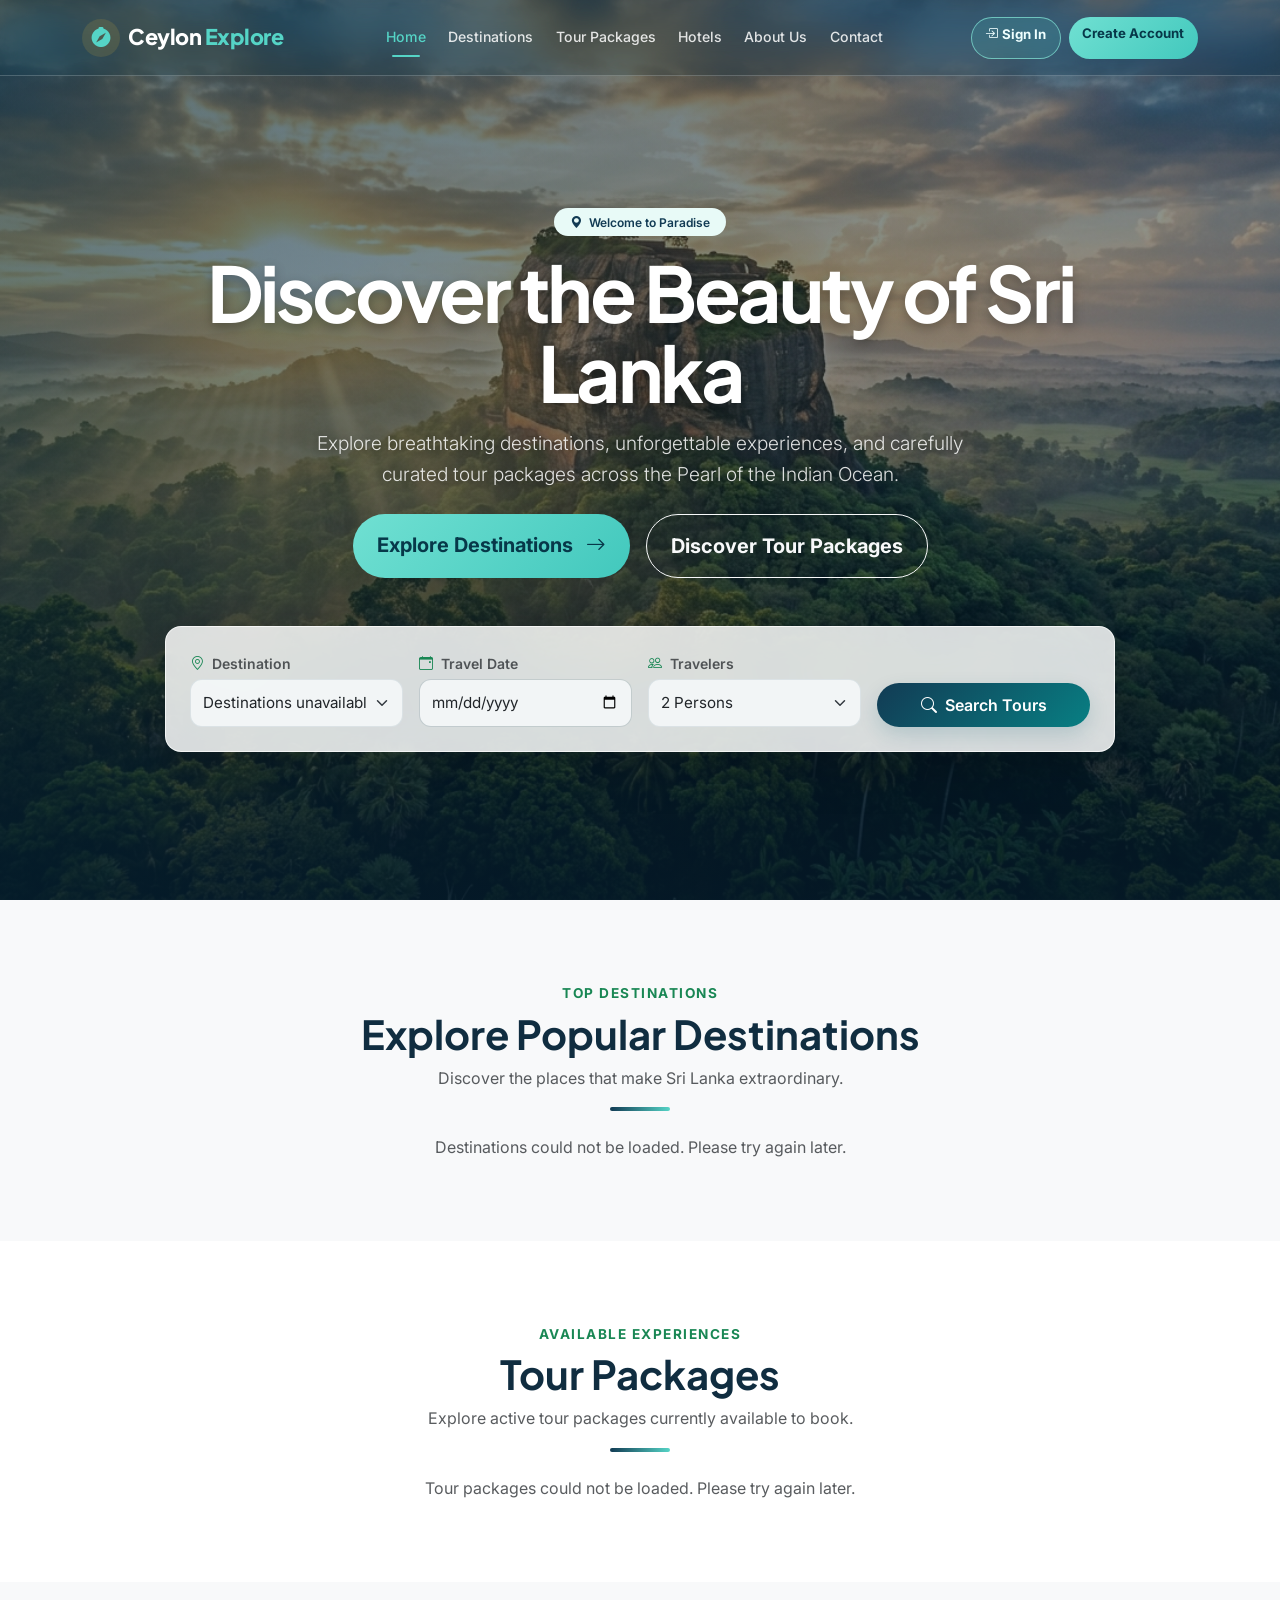
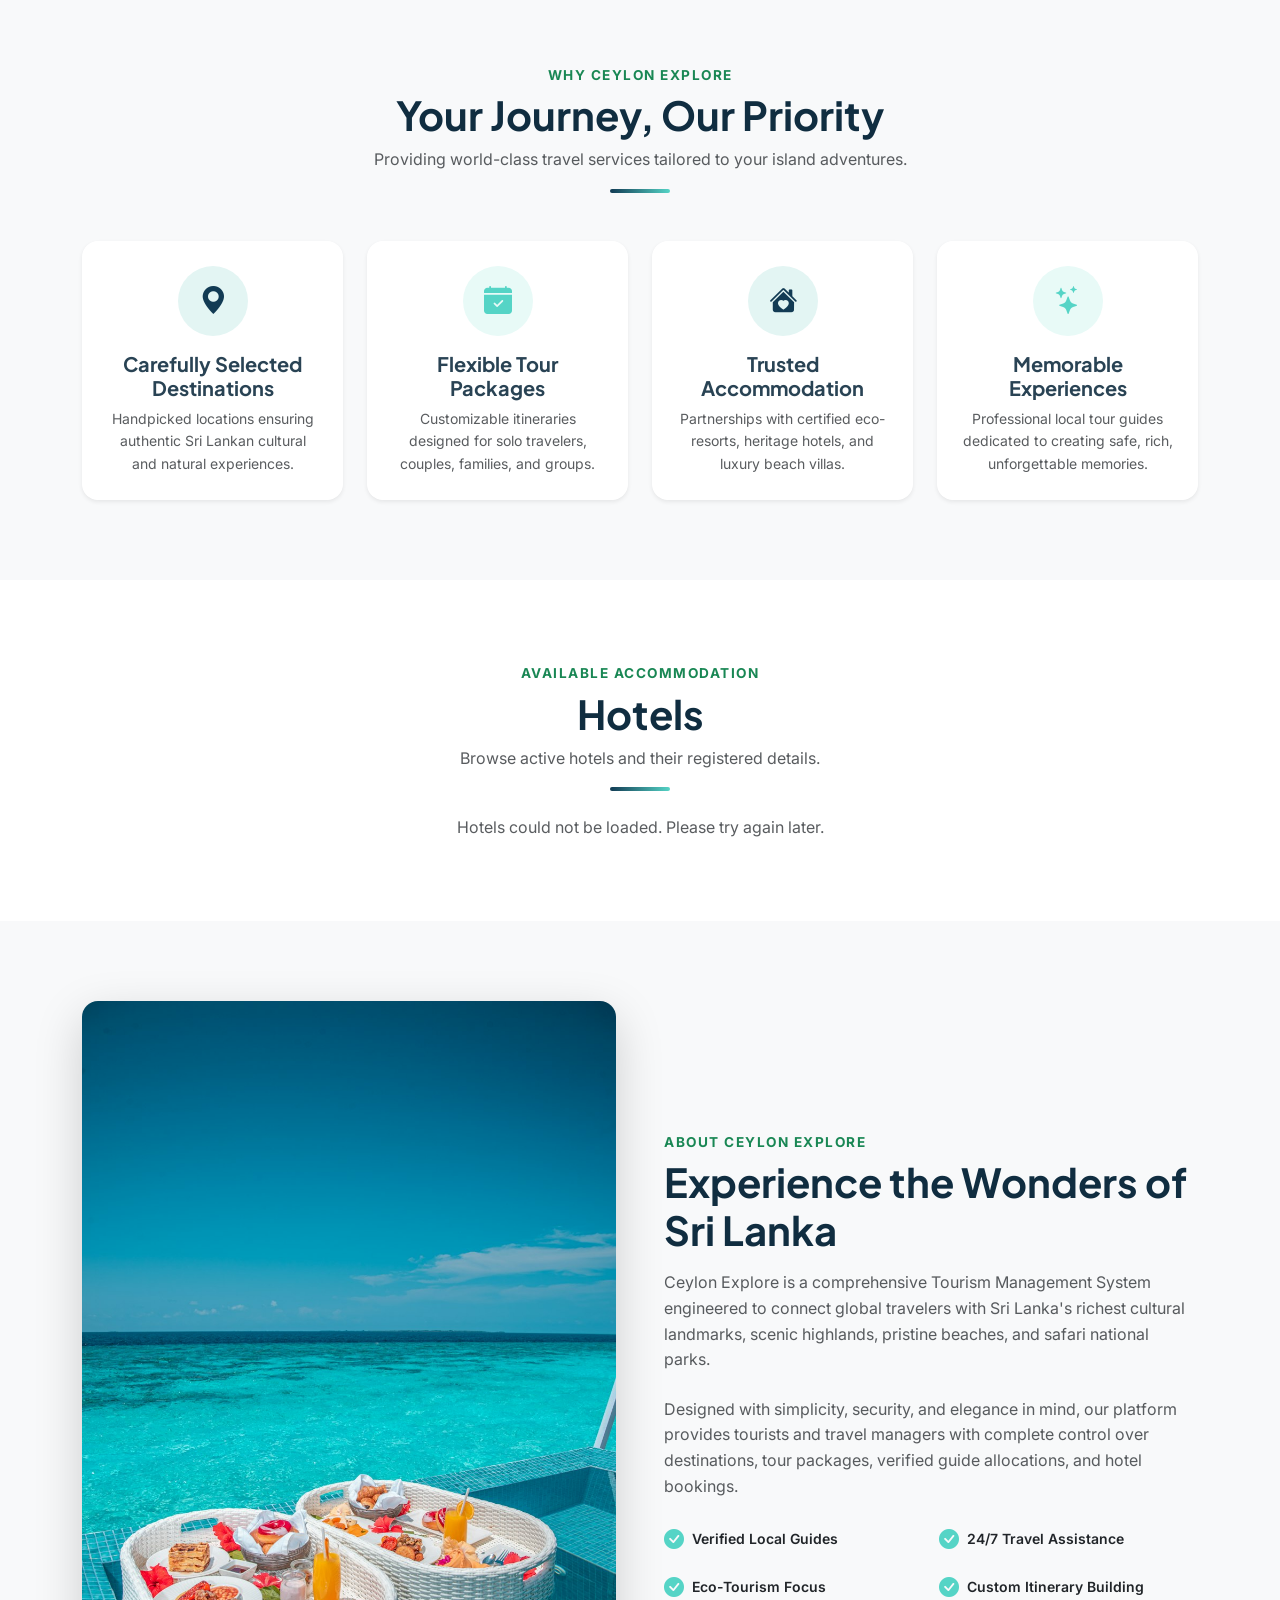
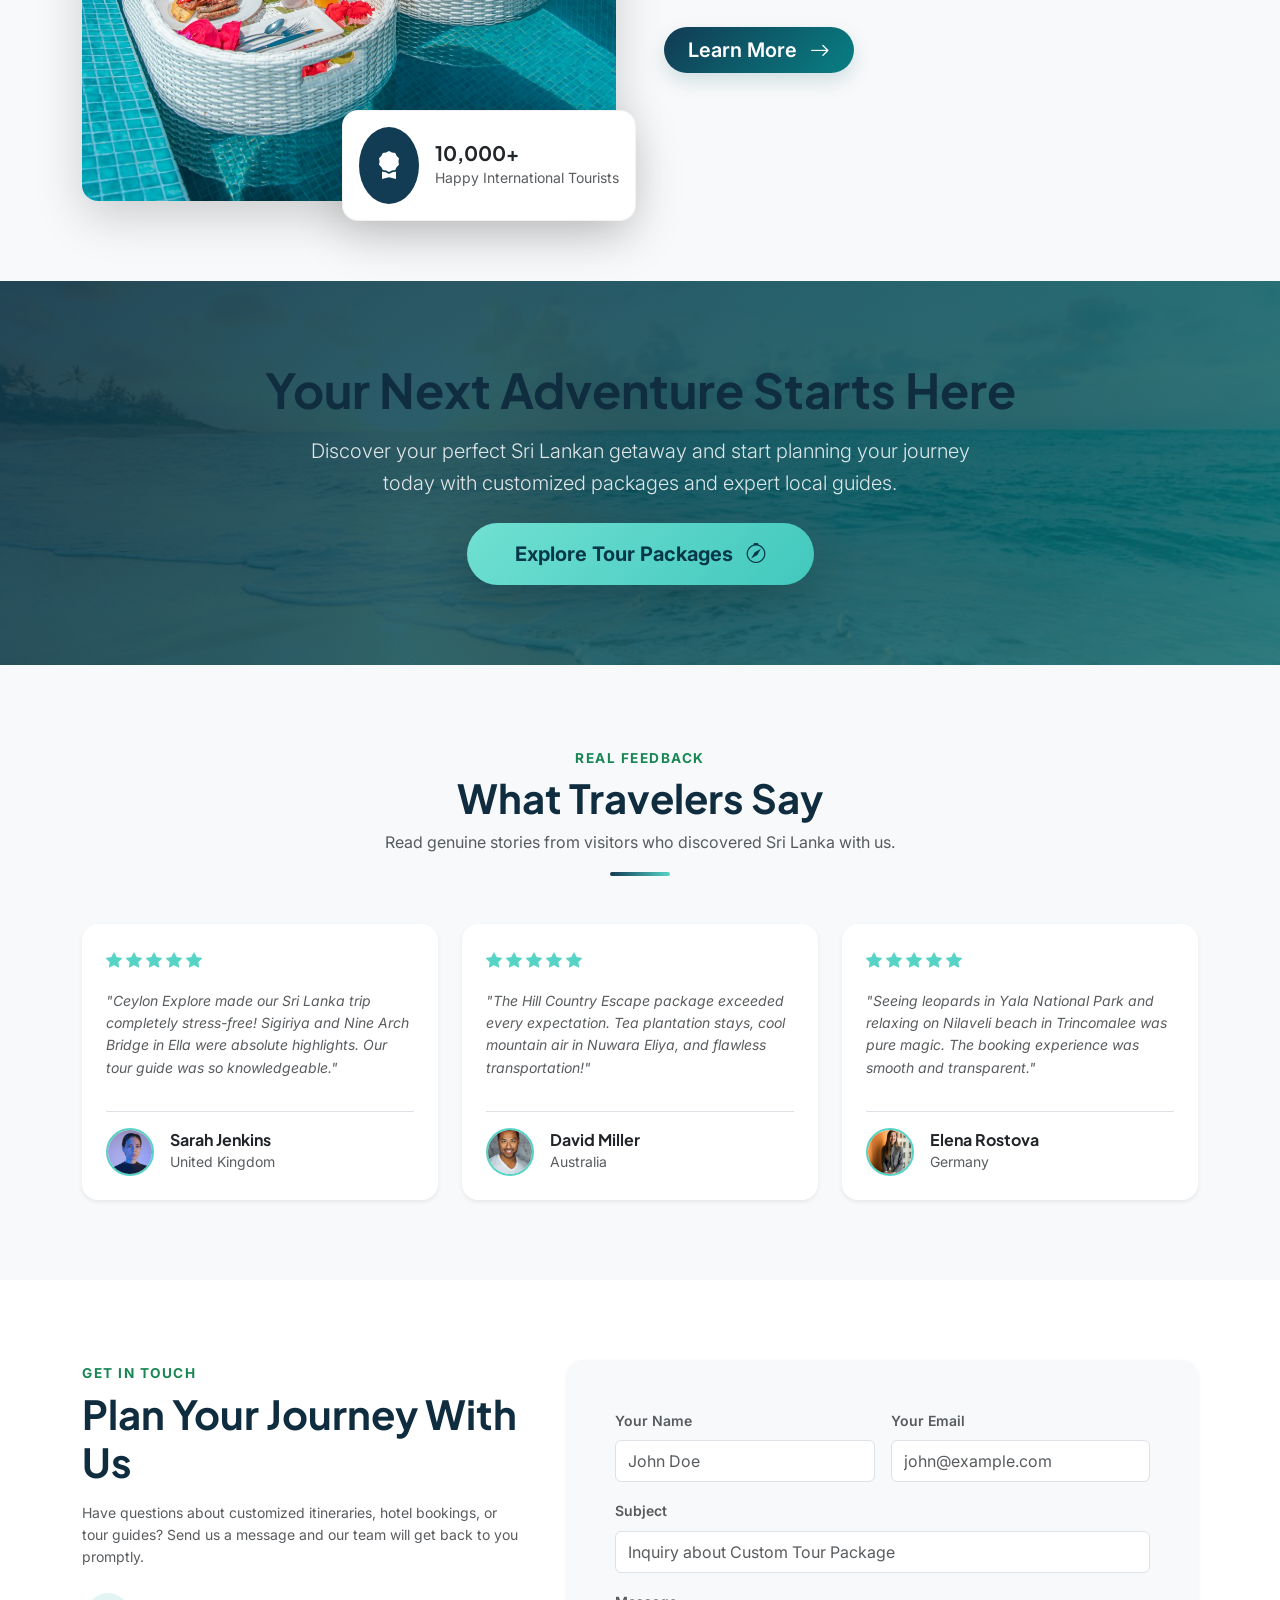
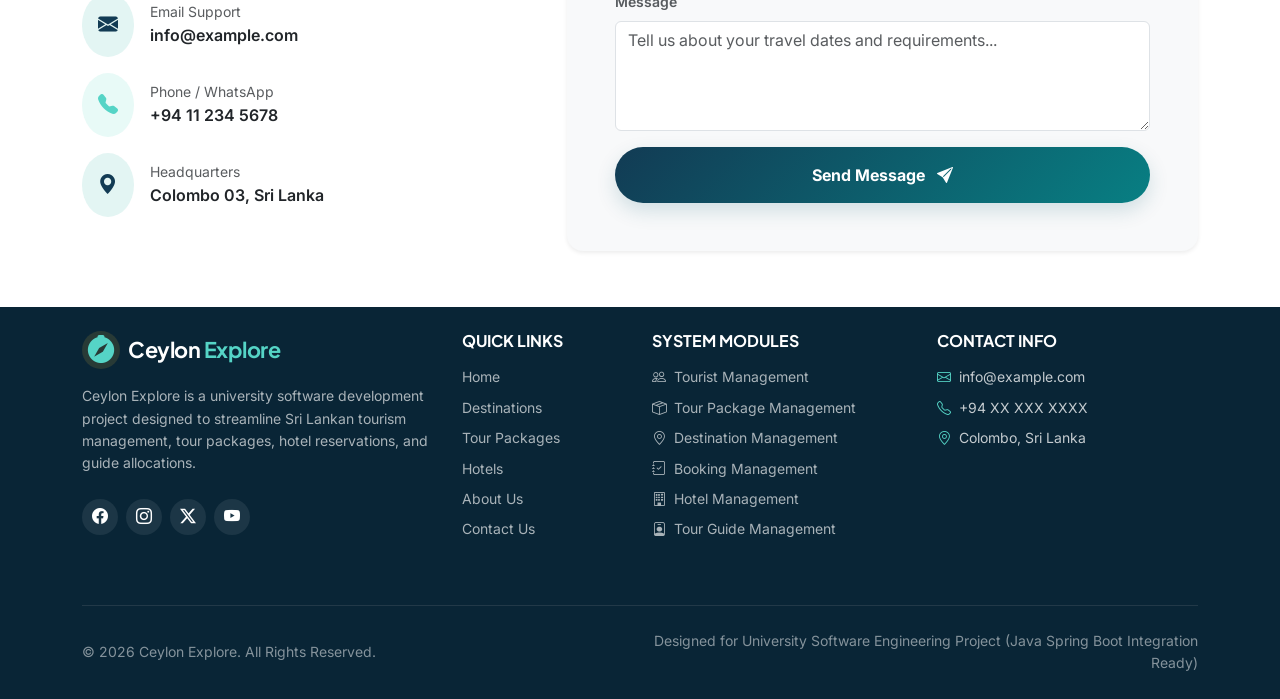
<file: tourism-management/index.html>
<!DOCTYPE html>
<html lang="en">
<head>
    <meta charset="UTF-8">
    <meta name="viewport" content="width=device-width, initial-scale=1.0">
    <title>Ceylon Explore | Tourism Management System - Sri Lanka</title>
    <meta name="description" content="Discover breathtaking destinations, curated tour packages, and luxury hotels across Sri Lanka with Ceylon Explore Tourism Management System.">
    
    <!-- Google Fonts -->
    <link rel="preconnect" href="https://fonts.googleapis.com">
    <link rel="preconnect" href="https://fonts.gstatic.com" crossorigin>
    <link href="https://fonts.googleapis.com/css2?family=Inter:wght@300;400;500;600;700&family=Plus+Jakarta+Sans:wght@400;500;600;700;800&display=swap" rel="stylesheet">
    
    <!-- Bootstrap 5 CSS -->
    <link href="https://cdn.jsdelivr.net/npm/bootstrap@5.3.2/dist/css/bootstrap.min.css" rel="stylesheet">
    
    <!-- Bootstrap Icons -->
    <link rel="stylesheet" href="https://cdn.jsdelivr.net/npm/bootstrap-icons@1.11.1/font/bootstrap-icons.css">
    
    <!-- Custom CSS -->
    <link rel="stylesheet" href="css/style.css">
</head>
<body>

    <!-- Navigation Bar -->
    <nav class="navbar navbar-expand-lg fixed-top" id="mainNavbar">
        <div class="container">
            <!-- Brand Logo -->
            <a class="navbar-brand d-flex align-items-center" href="#home">
                <div class="brand-icon me-2">
                    <i class="bi bi-compass-fill"></i>
                </div>
                <span class="brand-text">Ceylon <span class="text-gold">Explore</span></span>
            </a>
            
            <!-- Mobile Toggle Button -->
            <button class="navbar-toggler" type="button" data-bs-toggle="collapse" data-bs-target="#navbarContent" aria-controls="navbarContent" aria-expanded="false" aria-label="Toggle navigation">
                <span class="navbar-toggler-icon"></span>
            </button>
            
            <!-- Navigation Links -->
            <div class="collapse navbar-collapse" id="navbarContent">
                <ul class="navbar-nav mx-auto mb-2 mb-lg-0">
                    <li class="nav-item">
                        <a class="nav-link active" href="#home">Home</a>
                    </li>
                    <li class="nav-item">
                        <a class="nav-link" href="#destinations">Destinations</a>
                    </li>
                    <li class="nav-item">
                        <a class="nav-link" href="#packages">Tour Packages</a>
                    </li>
                    <li class="nav-item">
                        <a class="nav-link" href="#hotels">Hotels</a>
                    </li>
                    <li class="nav-item">
                        <a class="nav-link" href="#about">About Us</a>
                    </li>
                    <li class="nav-item">
                        <a class="nav-link" href="#contact">Contact</a>
                    </li>
                </ul>
                
                <div class="d-flex flex-wrap align-items-center gap-2" id="accountNavActions">
                    <a class="btn btn-admin-login" href="admin-login.html"><i class="bi bi-box-arrow-in-right me-1"></i>Sign In</a>
                    <a class="btn btn-gold rounded-pill" href="register.html">Create Account</a>
                </div>
            </div>
        </div>
    </nav>

    <!-- Hero Section -->
    <header id="home" class="hero-section position-relative d-flex align-items-center justify-content-center">
        <div class="hero-overlay"></div>
        <div class="container text-center hero-content position-relative z-2">
            <span class="badge bg-gold-subtle text-gold px-3 py-2 rounded-pill mb-3 fw-semibold">
                <i class="bi bi-geo-alt-fill me-1"></i> Welcome to Paradise
            </span>
            <h1 class="hero-title text-white fw-bold mb-3 display-4">
                Discover the Beauty of Sri Lanka
            </h1>
            <p class="hero-subtitle text-white-80 mx-auto mb-4 lead">
                Explore breathtaking destinations, unforgettable experiences, and carefully curated tour packages across the Pearl of the Indian Ocean.
            </p>
            
            <div class="hero-buttons d-flex justify-content-center gap-3 mb-5">
                <a href="#destinations" class="btn btn-gold btn-lg px-4 py-3 fw-bold rounded-pill">
                    Explore Destinations <i class="bi bi-arrow-right ms-2"></i>
                </a>
                <a href="#packages" class="btn btn-outline-light btn-lg px-4 py-3 fw-bold rounded-pill">
                    Discover Tour Packages
                </a>
            </div>
            
            <!-- Modern Search Panel -->
            <div class="search-panel-wrapper mx-auto">
                <div class="search-panel p-4 rounded-4 shadow-lg text-start">
                    <form id="heroSearchForm" class="row g-3 align-items-end">
                        <div class="col-lg-3 col-md-6">
                            <label for="searchDestination" class="form-label fw-semibold text-muted small mb-1">
                                <i class="bi bi-geo-alt text-success me-1"></i> Destination
                            </label>
                            <select class="form-select border-0 bg-light py-2" id="searchDestination" required>
                                <option value="" selected disabled>Loading destinations...</option>
                            </select>
                        </div>
                        
                        <div class="col-lg-3 col-md-6">
                            <label for="searchDate" class="form-label fw-semibold text-muted small mb-1">
                                <i class="bi bi-calendar-event text-success me-1"></i> Travel Date
                            </label>
                            <input type="date" class="form-control border-0 bg-light py-2" id="searchDate" required>
                        </div>
                        
                        <div class="col-lg-3 col-md-6">
                            <label for="searchTravelers" class="form-label fw-semibold text-muted small mb-1">
                                <i class="bi bi-people text-success me-1"></i> Travelers
                            </label>
                            <select class="form-select border-0 bg-light py-2" id="searchTravelers" required>
                                <option value="1">1 Person</option>
                                <option value="2" selected>2 Persons</option>
                                <option value="3">3 - 5 Persons</option>
                                <option value="6">6+ Group Tour</option>
                            </select>
                        </div>
                        
                        <div class="col-lg-3 col-md-6">
                            <button type="submit" class="btn btn-emerald w-100 py-2 fw-semibold d-flex align-items-center justify-content-center">
                                <i class="bi bi-search me-2"></i> Search Tours
                            </button>
                        </div>
                    </form>
                </div>
            </div>
        </div>
    </header>

    <!-- Popular Destinations Section -->
    <section id="destinations" class="py-6 bg-light">
        <div class="container">
            <div class="section-header text-center mx-auto mb-5">
                <span class="section-badge text-uppercase fw-bold text-success">Top Destinations</span>
                <h2 class="section-title fw-bold display-6 mt-1 mb-2">Explore Popular Destinations</h2>
                <p class="section-subtitle text-muted">Discover the places that make Sri Lanka extraordinary.</p>
                <div class="title-divider mx-auto mt-3"></div>
            </div>
            
            <div class="row g-4 d-none" aria-hidden="true">
                <!-- Card 1: Sigiriya -->
                <div class="col-lg-4 col-md-6">
                    <div class="destination-card rounded-4 overflow-hidden shadow-sm h-100 bg-white border-0 position-relative">
                        <div class="card-img-wrapper position-relative overflow-hidden">
                            <img src="assets/images/sigiriya.jpg" class="card-img-top destination-img" alt="Sigiriya Rock Fortress">
                            <span class="badge-tag bg-emerald">Cultural Heritage</span>
                        </div>
                        <div class="card-body p-4 d-flex flex-column">
                            <div class="d-flex justify-content-between align-items-center mb-2">
                                <h3 class="card-title h5 fw-bold mb-0">Sigiriya</h3>
                                <span class="rating small text-gold"><i class="bi bi-star-fill me-1"></i>4.9</span>
                            </div>
                            <p class="card-text text-muted small flex-grow-1">
                                Ancient heritage and iconic rock fortress featuring world-famous frescoes, mirror wall, and royal water gardens.
                            </p>
                            <div class="pt-3 border-top d-flex justify-content-between align-items-center">
                                <span class="text-emerald fw-semibold small"><i class="bi bi-clock me-1"></i>Full Day Tour</span>
                                <button class="btn btn-outline-emerald btn-sm rounded-pill px-3 btn-explore" data-destination="Sigiriya">
                                    Explore More <i class="bi bi-arrow-right ms-1"></i>
                                </button>
                            </div>
                        </div>
                    </div>
                </div>
                
                <!-- Card 2: Ella -->
                <div class="col-lg-4 col-md-6">
                    <div class="destination-card rounded-4 overflow-hidden shadow-sm h-100 bg-white border-0 position-relative">
                        <div class="card-img-wrapper position-relative overflow-hidden">
                            <img src="assets/images/ella.jpg" class="card-img-top destination-img" alt="Ella Nine Arch Bridge">
                            <span class="badge-tag bg-emerald">Mountain & Mist</span>
                        </div>
                        <div class="card-body p-4 d-flex flex-column">
                            <div class="d-flex justify-content-between align-items-center mb-2">
                                <h3 class="card-title h5 fw-bold mb-0">Ella</h3>
                                <span class="rating small text-gold"><i class="bi bi-star-fill me-1"></i>4.9</span>
                            </div>
                            <p class="card-text text-muted small flex-grow-1">
                                Scenic mountains, iconic Nine Arch Bridge, hiking Little Adam's Peak, breathtaking waterfalls, and tea plantations.
                            </p>
                            <div class="pt-3 border-top d-flex justify-content-between align-items-center">
                                <span class="text-emerald fw-semibold small"><i class="bi bi-clock me-1"></i>2 Days Recommended</span>
                                <button class="btn btn-outline-emerald btn-sm rounded-pill px-3 btn-explore" data-destination="Ella">
                                    Explore More <i class="bi bi-arrow-right ms-1"></i>
                                </button>
                            </div>
                        </div>
                    </div>
                </div>
                
                <!-- Card 3: Galle -->
                <div class="col-lg-4 col-md-6">
                    <div class="destination-card rounded-4 overflow-hidden shadow-sm h-100 bg-white border-0 position-relative">
                        <div class="card-img-wrapper position-relative overflow-hidden">
                            <img src="assets/images/galle.jpg" class="card-img-top destination-img" alt="Galle Fort Lighthouse">
                            <span class="badge-tag bg-emerald">Coastal History</span>
                        </div>
                        <div class="card-body p-4 d-flex flex-column">
                            <div class="d-flex justify-content-between align-items-center mb-2">
                                <h3 class="card-title h5 fw-bold mb-0">Galle</h3>
                                <span class="rating small text-gold"><i class="bi bi-star-fill me-1"></i>4.8</span>
                            </div>
                            <p class="card-text text-muted small flex-grow-1">
                                Colonial Dutch architecture, iconic seaside lighthouse, cobblestone rampart streets, boutiques, and coastal charm.
                            </p>
                            <div class="pt-3 border-top d-flex justify-content-between align-items-center">
                                <span class="text-emerald fw-semibold small"><i class="bi bi-clock me-1"></i>Full Day / Weekend</span>
                                <button class="btn btn-outline-emerald btn-sm rounded-pill px-3 btn-explore" data-destination="Galle">
                                    Explore More <i class="bi bi-arrow-right ms-1"></i>
                                </button>
                            </div>
                        </div>
                    </div>
                </div>
                
                <!-- Card 4: Nuwara Eliya -->
                <div class="col-lg-4 col-md-6">
                    <div class="destination-card rounded-4 overflow-hidden shadow-sm h-100 bg-white border-0 position-relative">
                        <div class="card-img-wrapper position-relative overflow-hidden">
                            <img src="assets/images/nuwara-eliya.jpg" class="card-img-top destination-img" alt="Nuwara Eliya Tea Gardens">
                            <span class="badge-tag bg-emerald">Little England</span>
                        </div>
                        <div class="card-body p-4 d-flex flex-column">
                            <div class="d-flex justify-content-between align-items-center mb-2">
                                <h3 class="card-title h5 fw-bold mb-0">Nuwara Eliya</h3>
                                <span class="rating small text-gold"><i class="bi bi-star-fill me-1"></i>4.7</span>
                            </div>
                            <p class="card-text text-muted small flex-grow-1">
                                Cool climate, colonial country homes, lush Ceylon tea estates, Gregory Lake, and vibrant flower gardens.
                            </p>
                            <div class="pt-3 border-top d-flex justify-content-between align-items-center">
                                <span class="text-emerald fw-semibold small"><i class="bi bi-clock me-1"></i>2 Days Tour</span>
                                <button class="btn btn-outline-emerald btn-sm rounded-pill px-3 btn-explore" data-destination="Nuwara Eliya">
                                    Explore More <i class="bi bi-arrow-right ms-1"></i>
                                </button>
                            </div>
                        </div>
                    </div>
                </div>
                
                <!-- Card 5: Trincomalee -->
                <div class="col-lg-4 col-md-6">
                    <div class="destination-card rounded-4 overflow-hidden shadow-sm h-100 bg-white border-0 position-relative">
                        <div class="card-img-wrapper position-relative overflow-hidden">
                            <img src="assets/images/trincomalee.jpg" class="card-img-top destination-img" alt="Trincomalee Nilaveli Beach">
                            <span class="badge-tag bg-emerald">Tropical Beach</span>
                        </div>
                        <div class="card-body p-4 d-flex flex-column">
                            <div class="d-flex justify-content-between align-items-center mb-2">
                                <h3 class="card-title h5 fw-bold mb-0">Trincomalee</h3>
                                <span class="rating small text-gold"><i class="bi bi-star-fill me-1"></i>4.9</span>
                            </div>
                            <p class="card-text text-muted small flex-grow-1">
                                Crystal-clear Nilaveli beaches, Pigeon Island coral reef snorkeling, whale watching, and ancient Koneswaram temple.
                            </p>
                            <div class="pt-3 border-top d-flex justify-content-between align-items-center">
                                <span class="text-emerald fw-semibold small"><i class="bi bi-clock me-1"></i>3 Days Resort Stay</span>
                                <button class="btn btn-outline-emerald btn-sm rounded-pill px-3 btn-explore" data-destination="Trincomalee">
                                    Explore More <i class="bi bi-arrow-right ms-1"></i>
                                </button>
                            </div>
                        </div>
                    </div>
                </div>
                
                <!-- Card 6: Yala -->
                <div class="col-lg-4 col-md-6">
                    <div class="destination-card rounded-4 overflow-hidden shadow-sm h-100 bg-white border-0 position-relative">
                        <div class="card-img-wrapper position-relative overflow-hidden">
                            <img src="assets/images/yala.jpg" class="card-img-top destination-img" alt="Yala Safari Leopard">
                            <span class="badge-tag bg-emerald">Wild Safari</span>
                        </div>
                        <div class="card-body p-4 d-flex flex-column">
                            <div class="d-flex justify-content-between align-items-center mb-2">
                                <h3 class="card-title h5 fw-bold mb-0">Yala</h3>
                                <span class="rating small text-gold"><i class="bi bi-star-fill me-1"></i>4.8</span>
                            </div>
                            <p class="card-text text-muted small flex-grow-1">
                                High-density Sri Lankan leopard safaris, wild elephant encounters, exotic birdlife, and untouched coastal wilderness.
                            </p>
                            <div class="pt-3 border-top d-flex justify-content-between align-items-center">
                                <span class="text-emerald fw-semibold small"><i class="bi bi-clock me-1"></i>1 - 2 Days Safari</span>
                                <button class="btn btn-outline-emerald btn-sm rounded-pill px-3 btn-explore" data-destination="Yala">
                                    Explore More <i class="bi bi-arrow-right ms-1"></i>
                                </button>
                            </div>
                        </div>
                    </div>
                </div>
            </div>
            <div class="row g-4" id="homeDestinationGrid" aria-live="polite"></div>
            <p class="text-center text-muted mb-0" id="homeDestinationStatus" role="status">Loading destinations...</p>
        </div>
    </section>

    <!-- Featured Tour Packages Section -->
    <section id="packages" class="py-6 bg-white">
        <div class="container">
            <div class="section-header text-center mx-auto mb-5">
                <span class="section-badge text-uppercase fw-bold text-success">Available Experiences</span>
                <h2 class="section-title fw-bold display-6 mt-1 mb-2">Tour Packages</h2>
                <p class="section-subtitle text-muted">Explore active tour packages currently available to book.</p>
                <div class="title-divider mx-auto mt-3"></div>
            </div>
            
            <div class="row g-4 d-none" aria-hidden="true">
                <!-- Package 1 -->
                <div class="col-lg-3 col-md-6">
                    <div class="package-card rounded-4 border-0 shadow-sm overflow-hidden h-100 d-flex flex-column bg-white">
                        <div class="package-img-container position-relative">
                            <img src="assets/images/cultural-tour.jpg" class="w-100 package-img" alt="Cultural Heritage Tour">
                            <span class="package-badge bg-gold">Best Seller</span>
                        </div>
                        <div class="p-4 d-flex flex-column flex-grow-1">
                            <h3 class="h5 fw-bold mb-2">Cultural Heritage Tour</h3>
                            <div class="package-meta small text-muted mb-2">
                                <div><i class="bi bi-geo-alt-fill text-emerald me-1"></i> Sigiriya and Kandy</div>
                                <div><i class="bi bi-clock-fill text-emerald me-1"></i> 3 Days / 2 Nights</div>
                            </div>
                            <hr class="my-3 text-muted opacity-25">
                            <div class="mb-4">
                                <span class="small text-muted d-block">Starting From</span>
                                <span class="h4 fw-bold text-emerald mb-0">LKR 35,000</span>
                                <span class="small text-muted">/ person</span>
                            </div>
                            <div class="mt-auto d-grid gap-2">
                                <button class="btn btn-outline-emerald rounded-pill btn-sm fw-semibold btn-view-details" data-package="Cultural Heritage Tour" data-price="LKR 35,000" data-duration="3 Days / 2 Nights" data-dest="Sigiriya & Kandy">View Details</button>
                                <button class="btn btn-emerald rounded-pill btn-sm fw-semibold btn-book-now" data-package="Cultural Heritage Tour" data-price="LKR 35,000">Book Now</button>
                            </div>
                        </div>
                    </div>
                </div>
                
                <!-- Package 2 -->
                <div class="col-lg-3 col-md-6">
                    <div class="package-card rounded-4 border-0 shadow-sm overflow-hidden h-100 d-flex flex-column bg-white">
                        <div class="package-img-container position-relative">
                            <img src="assets/images/ella.jpg" class="w-100 package-img" alt="Hill Country Escape">
                            <span class="package-badge bg-emerald">Scenic Highlands</span>
                        </div>
                        <div class="p-4 d-flex flex-column flex-grow-1">
                            <h3 class="h5 fw-bold mb-2">Hill Country Escape</h3>
                            <div class="package-meta small text-muted mb-2">
                                <div><i class="bi bi-geo-alt-fill text-emerald me-1"></i> Ella and Nuwara Eliya</div>
                                <div><i class="bi bi-clock-fill text-emerald me-1"></i> 4 Days / 3 Nights</div>
                            </div>
                            <hr class="my-3 text-muted opacity-25">
                            <div class="mb-4">
                                <span class="small text-muted d-block">Starting From</span>
                                <span class="h4 fw-bold text-emerald mb-0">LKR 48,000</span>
                                <span class="small text-muted">/ person</span>
                            </div>
                            <div class="mt-auto d-grid gap-2">
                                <button class="btn btn-outline-emerald rounded-pill btn-sm fw-semibold btn-view-details" data-package="Hill Country Escape" data-price="LKR 48,000" data-duration="4 Days / 3 Nights" data-dest="Ella & Nuwara Eliya">View Details</button>
                                <button class="btn btn-emerald rounded-pill btn-sm fw-semibold btn-book-now" data-package="Hill Country Escape" data-price="LKR 48,000">Book Now</button>
                            </div>
                        </div>
                    </div>
                </div>
                
                <!-- Package 3 -->
                <div class="col-lg-3 col-md-6">
                    <div class="package-card rounded-4 border-0 shadow-sm overflow-hidden h-100 d-flex flex-column bg-white">
                        <div class="package-img-container position-relative">
                            <img src="assets/images/trincomalee.jpg" class="w-100 package-img" alt="Tropical Beach Holiday">
                            <span class="package-badge bg-gold">Popular Beach</span>
                        </div>
                        <div class="p-4 d-flex flex-column flex-grow-1">
                            <h3 class="h5 fw-bold mb-2">Tropical Beach Holiday</h3>
                            <div class="package-meta small text-muted mb-2">
                                <div><i class="bi bi-geo-alt-fill text-emerald me-1"></i> Trincomalee & Nilaveli</div>
                                <div><i class="bi bi-clock-fill text-emerald me-1"></i> 3 Days / 2 Nights</div>
                            </div>
                            <hr class="my-3 text-muted opacity-25">
                            <div class="mb-4">
                                <span class="small text-muted d-block">Starting From</span>
                                <span class="h4 fw-bold text-emerald mb-0">LKR 32,000</span>
                                <span class="small text-muted">/ person</span>
                            </div>
                            <div class="mt-auto d-grid gap-2">
                                <button class="btn btn-outline-emerald rounded-pill btn-sm fw-semibold btn-view-details" data-package="Tropical Beach Holiday" data-price="LKR 32,000" data-duration="3 Days / 2 Nights" data-dest="Trincomalee & Nilaveli">View Details</button>
                                <button class="btn btn-emerald rounded-pill btn-sm fw-semibold btn-book-now" data-package="Tropical Beach Holiday" data-price="LKR 32,000">Book Now</button>
                            </div>
                        </div>
                    </div>
                </div>
                
                <!-- Package 4 -->
                <div class="col-lg-3 col-md-6">
                    <div class="package-card rounded-4 border-0 shadow-sm overflow-hidden h-100 d-flex flex-column bg-white">
                        <div class="package-img-container position-relative">
                            <img src="assets/images/yala.jpg" class="w-100 package-img" alt="Wildlife Adventure">
                            <span class="package-badge bg-emerald">Wild Safari</span>
                        </div>
                        <div class="p-4 d-flex flex-column flex-grow-1">
                            <h3 class="h5 fw-bold mb-2">Wildlife Adventure</h3>
                            <div class="package-meta small text-muted mb-2">
                                <div><i class="bi bi-geo-alt-fill text-emerald me-1"></i> Yala National Park</div>
                                <div><i class="bi bi-clock-fill text-emerald me-1"></i> 2 Days / 1 Night</div>
                            </div>
                            <hr class="my-3 text-muted opacity-25">
                            <div class="mb-4">
                                <span class="small text-muted d-block">Starting From</span>
                                <span class="h4 fw-bold text-emerald mb-0">LKR 28,000</span>
                                <span class="small text-muted">/ person</span>
                            </div>
                            <div class="mt-auto d-grid gap-2">
                                <button class="btn btn-outline-emerald rounded-pill btn-sm fw-semibold btn-view-details" data-package="Wildlife Adventure" data-price="LKR 28,000" data-duration="2 Days / 1 Night" data-dest="Yala National Park">View Details</button>
                                <button class="btn btn-emerald rounded-pill btn-sm fw-semibold btn-book-now" data-package="Wildlife Adventure" data-price="LKR 28,000">Book Now</button>
                            </div>
                        </div>
                    </div>
                </div>
            </div>
            <div class="row g-4" id="homePackageGrid" aria-live="polite"></div>
            <p class="text-center text-muted mb-0" id="homePackageStatus" role="status">Loading tour packages...</p>
        </div>
    </section>

    <!-- Why Choose Us Section -->
    <section id="why-us" class="py-6 bg-light">
        <div class="container">
            <div class="section-header text-center mx-auto mb-5">
                <span class="section-badge text-uppercase fw-bold text-success">Why Ceylon Explore</span>
                <h2 class="section-title fw-bold display-6 mt-1 mb-2">Your Journey, Our Priority</h2>
                <p class="section-subtitle text-muted">Providing world-class travel services tailored to your island adventures.</p>
                <div class="title-divider mx-auto mt-3"></div>
            </div>
            
            <div class="row g-4">
                <!-- Feature 1 -->
                <div class="col-lg-3 col-md-6">
                    <div class="feature-card p-4 rounded-4 bg-white shadow-sm text-center h-100 transition-all">
                        <div class="feature-icon-wrapper mb-3 mx-auto rounded-circle d-flex align-items-center justify-content-center bg-emerald-subtle text-emerald">
                            <i class="bi bi-geo-alt-fill fs-3"></i>
                        </div>
                        <h4 class="h5 fw-bold mb-2">Carefully Selected Destinations</h4>
                        <p class="text-muted small mb-0">
                            Handpicked locations ensuring authentic Sri Lankan cultural and natural experiences.
                        </p>
                    </div>
                </div>
                
                <!-- Feature 2 -->
                <div class="col-lg-3 col-md-6">
                    <div class="feature-card p-4 rounded-4 bg-white shadow-sm text-center h-100 transition-all">
                        <div class="feature-icon-wrapper mb-3 mx-auto rounded-circle d-flex align-items-center justify-content-center bg-gold-subtle text-gold">
                            <i class="bi bi-calendar-check-fill fs-3"></i>
                        </div>
                        <h4 class="h5 fw-bold mb-2">Flexible Tour Packages</h4>
                        <p class="text-muted small mb-0">
                            Customizable itineraries designed for solo travelers, couples, families, and groups.
                        </p>
                    </div>
                </div>
                
                <!-- Feature 3 -->
                <div class="col-lg-3 col-md-6">
                    <div class="feature-card p-4 rounded-4 bg-white shadow-sm text-center h-100 transition-all">
                        <div class="feature-icon-wrapper mb-3 mx-auto rounded-circle d-flex align-items-center justify-content-center bg-emerald-subtle text-emerald">
                            <i class="bi bi-house-heart-fill fs-3"></i>
                        </div>
                        <h4 class="h5 fw-bold mb-2">Trusted Accommodation</h4>
                        <p class="text-muted small mb-0">
                            Partnerships with certified eco-resorts, heritage hotels, and luxury beach villas.
                        </p>
                    </div>
                </div>
                
                <!-- Feature 4 -->
                <div class="col-lg-3 col-md-6">
                    <div class="feature-card p-4 rounded-4 bg-white shadow-sm text-center h-100 transition-all">
                        <div class="feature-icon-wrapper mb-3 mx-auto rounded-circle d-flex align-items-center justify-content-center bg-gold-subtle text-gold">
                            <i class="bi bi-stars fs-3"></i>
                        </div>
                        <h4 class="h5 fw-bold mb-2">Memorable Experiences</h4>
                        <p class="text-muted small mb-0">
                            Professional local tour guides dedicated to creating safe, rich, unforgettable memories.
                        </p>
                    </div>
                </div>
            </div>
        </div>
    </section>

    <!-- Hotels & Accommodation Section -->
    <section id="hotels" class="py-6 bg-white">
        <div class="container">
            <div class="section-header text-center mx-auto mb-5">
                <span class="section-badge text-uppercase fw-bold text-success">Available Accommodation</span>
                <h2 class="section-title fw-bold display-6 mt-1 mb-2">Hotels</h2>
                <p class="section-subtitle text-muted">Browse active hotels and their registered details.</p>
                <div class="title-divider mx-auto mt-3"></div>
            </div>

            <div class="row g-4 d-none" aria-hidden="true">
                <div class="col-lg-6 col-md-12">
                    <div class="hotel-card h-100">
                        <img src="assets/images/galle.jpg" class="w-100 hotel-img" alt="Coastal Resort">
                        <div class="hotel-content">
                            <div class="hotel-tier">5 Star</div>
                            <div class="hotel-header">
                                <h4 class="hotel-title mb-0">Cinnamon Coast Villa</h4>
                                <span class="hotel-rating"><i class="bi bi-star-fill me-1"></i>4.9</span>
                            </div>
                            <p class="hotel-location"><i class="bi bi-geo-alt me-2"></i> Galle Fort, Southern Coast</p>
                            <p class="hotel-tags">Oceanfront Spa Pool</p>
                            <p class="hotel-description">Luxury ocean-view suites with private infinity pool and spa services.</p>
                            <button class="btn btn-outline-emerald rounded-pill w-100 hotel-button btn-hotel-info" data-hotel="Cinnamon Coast Villa">View Availability</button>
                        </div>
                    </div>
                </div>
                
                <div class="col-lg-6 col-md-12">
                    <div class="hotel-card h-100">
                        <img src="assets/images/nuwara-eliya.jpg" class="w-100 hotel-img" alt="Mountain Resort">
                        <div class="hotel-content">
                            <div class="hotel-tier">4.9 Star</div>
                            <div class="hotel-header">
                                <h4 class="hotel-title mb-0">Grand Tea Hills Heritage</h4>
                                <span class="hotel-rating"><i class="bi bi-star-fill me-1"></i>4.9</span>
                            </div>
                            <p class="hotel-location"><i class="bi bi-geo-alt me-2"></i> Nuwara Eliya</p>
                            <p class="hotel-tags">Teahouse Fireplace Scenic</p>
                            <p class="hotel-description">Colonial charm surrounded by organic tea gardens and cozy fireplaces.</p>
                            <button class="btn btn-outline-emerald rounded-pill w-100 hotel-button btn-hotel-info" data-hotel="Grand Tea Hills Heritage">View Availability</button>
                        </div>
                    </div>
                </div>
            </div>
            <div class="row g-4" id="homeHotelGrid" aria-live="polite"></div>
            <p class="text-center text-muted mb-0" id="homeHotelStatus" role="status">Loading hotels...</p>
        </div>
    </section>

    <!-- About Us Section -->
    <section id="about" class="py-6 bg-light">
        <div class="container">
            <div class="row align-items-center g-5">
                <div class="col-lg-6">
                    <div class="about-img-wrapper position-relative">
                        <img src="assets/images/about-sri-lanka.jpg" alt="Experience Sri Lanka" class="img-fluid rounded-4 shadow-lg w-100">
                        <div class="about-experience-badge rounded-4 p-3 shadow-lg bg-white position-absolute d-none d-sm-flex align-items-center">
                            <div class="badge-icon bg-emerald text-white rounded-circle p-3 me-3">
                                <i class="bi bi-award-fill fs-3"></i>
                            </div>
                            <div>
                                <h4 class="h5 fw-bold mb-0 text-dark">10,000+</h4>
                                <span class="small text-muted">Happy International Tourists</span>
                            </div>
                        </div>
                    </div>
                </div>
                
                <div class="col-lg-6">
                    <span class="section-badge text-uppercase fw-bold text-success">About Ceylon Explore</span>
                    <h2 class="section-title fw-bold display-6 mt-1 mb-3">Experience the Wonders of Sri Lanka</h2>
                    <p class="text-muted leading-relaxed mb-4">
                        Ceylon Explore is a comprehensive Tourism Management System engineered to connect global travelers with Sri Lanka's richest cultural landmarks, scenic highlands, pristine beaches, and safari national parks.
                    </p>
                    <p class="text-muted leading-relaxed mb-4">
                        Designed with simplicity, security, and elegance in mind, our platform provides tourists and travel managers with complete control over destinations, tour packages, verified guide allocations, and hotel bookings.
                    </p>
                    
                    <div class="row g-3 mb-4">
                        <div class="col-6">
                            <div class="d-flex align-items-center">
                                <i class="bi bi-check-circle-fill text-gold fs-5 me-2"></i>
                                <span class="fw-semibold text-dark small">Verified Local Guides</span>
                            </div>
                        </div>
                        <div class="col-6">
                            <div class="d-flex align-items-center">
                                <i class="bi bi-check-circle-fill text-gold fs-5 me-2"></i>
                                <span class="fw-semibold text-dark small">24/7 Travel Assistance</span>
                            </div>
                        </div>
                        <div class="col-6">
                            <div class="d-flex align-items-center">
                                <i class="bi bi-check-circle-fill text-gold fs-5 me-2"></i>
                                <span class="fw-semibold text-dark small">Eco-Tourism Focus</span>
                            </div>
                        </div>
                        <div class="col-6">
                            <div class="d-flex align-items-center">
                                <i class="bi bi-check-circle-fill text-gold fs-5 me-2"></i>
                                <span class="fw-semibold text-dark small">Custom Itinerary Building</span>
                            </div>
                        </div>
                    </div>
                    
                    <button class="btn btn-emerald btn-lg px-4 rounded-pill fw-semibold" id="btnLearnMore">
                        Learn More <i class="bi bi-arrow-right ms-2"></i>
                    </button>
                </div>
            </div>
        </div>
    </section>

    <!-- Call to Action Banner -->
    <section class="cta-section py-6 text-white text-center position-relative overflow-hidden">
        <div class="cta-overlay"></div>
        <div class="container position-relative z-2">
            <h2 class="display-5 fw-bold mb-3">Your Next Adventure Starts Here</h2>
            <p class="lead max-w-700 mx-auto mb-4 text-white-80">
                Discover your perfect Sri Lankan getaway and start planning your journey today with customized packages and expert local guides.
            </p>
            <a href="#packages" class="btn btn-gold btn-lg px-5 py-3 rounded-pill fw-bold shadow-lg">
                Explore Tour Packages <i class="bi bi-compass ms-2"></i>
            </a>
        </div>
    </section>

    <!-- Testimonials Section -->
    <section class="py-6 bg-light">
        <div class="container">
            <div class="section-header text-center mx-auto mb-5">
                <span class="section-badge text-uppercase fw-bold text-success">Real Feedback</span>
                <h2 class="section-title fw-bold display-6 mt-1 mb-2">What Travelers Say</h2>
                <p class="section-subtitle text-muted">Read genuine stories from visitors who discovered Sri Lanka with us.</p>
                <div class="title-divider mx-auto mt-3"></div>
            </div>
            
            <div class="row g-4">
                <!-- Testimonial 1 -->
                <div class="col-lg-4 col-md-6">
                    <div class="testimonial-card p-4 rounded-4 bg-white shadow-sm h-100 d-flex flex-column border-0">
                        <div class="rating-stars text-gold mb-3">
                            <i class="bi bi-star-fill"></i>
                            <i class="bi bi-star-fill"></i>
                            <i class="bi bi-star-fill"></i>
                            <i class="bi bi-star-fill"></i>
                            <i class="bi bi-star-fill"></i>
                        </div>
                        <p class="testimonial-text text-muted small flex-grow-1 fst-italic">
                            "Ceylon Explore made our Sri Lanka trip completely stress-free! Sigiriya and Nine Arch Bridge in Ella were absolute highlights. Our tour guide was so knowledgeable."
                        </p>
                        <div class="d-flex align-items-center pt-3 border-top mt-3">
                            <img src="assets/images/avatar1.jpg" alt="Sarah Jenkins" class="rounded-circle avatar-img me-3">
                            <div>
                                <h4 class="h6 fw-bold mb-0 text-dark">Sarah Jenkins</h4>
                                <span class="small text-muted">United Kingdom</span>
                            </div>
                        </div>
                    </div>
                </div>
                
                <!-- Testimonial 2 -->
                <div class="col-lg-4 col-md-6">
                    <div class="testimonial-card p-4 rounded-4 bg-white shadow-sm h-100 d-flex flex-column border-0">
                        <div class="rating-stars text-gold mb-3">
                            <i class="bi bi-star-fill"></i>
                            <i class="bi bi-star-fill"></i>
                            <i class="bi bi-star-fill"></i>
                            <i class="bi bi-star-fill"></i>
                            <i class="bi bi-star-fill"></i>
                        </div>
                        <p class="testimonial-text text-muted small flex-grow-1 fst-italic">
                            "The Hill Country Escape package exceeded every expectation. Tea plantation stays, cool mountain air in Nuwara Eliya, and flawless transportation!"
                        </p>
                        <div class="d-flex align-items-center pt-3 border-top mt-3">
                            <img src="assets/images/avatar2.jpg" alt="David Miller" class="rounded-circle avatar-img me-3">
                            <div>
                                <h4 class="h6 fw-bold mb-0 text-dark">David Miller</h4>
                                <span class="small text-muted">Australia</span>
                            </div>
                        </div>
                    </div>
                </div>
                
                <!-- Testimonial 3 -->
                <div class="col-lg-4 col-md-6 mx-auto">
                    <div class="testimonial-card p-4 rounded-4 bg-white shadow-sm h-100 d-flex flex-column border-0">
                        <div class="rating-stars text-gold mb-3">
                            <i class="bi bi-star-fill"></i>
                            <i class="bi bi-star-fill"></i>
                            <i class="bi bi-star-fill"></i>
                            <i class="bi bi-star-fill"></i>
                            <i class="bi bi-star-fill"></i>
                        </div>
                        <p class="testimonial-text text-muted small flex-grow-1 fst-italic">
                            "Seeing leopards in Yala National Park and relaxing on Nilaveli beach in Trincomalee was pure magic. The booking experience was smooth and transparent."
                        </p>
                        <div class="d-flex align-items-center pt-3 border-top mt-3">
                            <img src="assets/images/avatar3.jpg" alt="Elena Rostova" class="rounded-circle avatar-img me-3">
                            <div>
                                <h4 class="h6 fw-bold mb-0 text-dark">Elena Rostova</h4>
                                <span class="small text-muted">Germany</span>
                            </div>
                        </div>
                    </div>
                </div>
            </div>
        </div>
    </section>

    <!-- Contact Section -->
    <section id="contact" class="py-6 bg-white">
        <div class="container">
            <div class="row g-5">
                <div class="col-lg-5">
                    <span class="section-badge text-uppercase fw-bold text-success">Get In Touch</span>
                    <h2 class="section-title fw-bold display-6 mt-1 mb-3">Plan Your Journey With Us</h2>
                    <p class="text-muted small mb-4">
                        Have questions about customized itineraries, hotel bookings, or tour guides? Send us a message and our team will get back to you promptly.
                    </p>
                    
                    <div class="d-flex align-items-center mb-3">
                        <div class="contact-icon bg-emerald-subtle text-emerald rounded-circle p-3 me-3">
                            <i class="bi bi-envelope-fill fs-5"></i>
                        </div>
                        <div>
                            <span class="small text-muted d-block">Email Support</span>
                            <a href="mailto:info@example.com" class="fw-semibold text-dark text-decoration-none">info@example.com</a>
                        </div>
                    </div>
                    
                    <div class="d-flex align-items-center mb-3">
                        <div class="contact-icon bg-gold-subtle text-gold rounded-circle p-3 me-3">
                            <i class="bi bi-telephone-fill fs-5"></i>
                        </div>
                        <div>
                            <span class="small text-muted d-block">Phone / WhatsApp</span>
                            <span class="fw-semibold text-dark">+94 11 234 5678</span>
                        </div>
                    </div>
                    
                    <div class="d-flex align-items-center mb-4">
                        <div class="contact-icon bg-emerald-subtle text-emerald rounded-circle p-3 me-3">
                            <i class="bi bi-geo-alt-fill fs-5"></i>
                        </div>
                        <div>
                            <span class="small text-muted d-block">Headquarters</span>
                            <span class="fw-semibold text-dark">Colombo 03, Sri Lanka</span>
                        </div>
                    </div>
                </div>
                
                <div class="col-lg-7">
                    <div class="contact-form-card p-4 p-md-5 rounded-4 bg-light shadow-sm">
                        <form id="contactForm">
                            <div class="row g-3">
                                <div class="col-md-6">
                                    <label for="contactName" class="form-label fw-semibold small text-muted">Your Name</label>
                                    <input type="text" class="form-control py-2" id="contactName" placeholder="John Doe" required>
                                </div>
                                <div class="col-md-6">
                                    <label for="contactEmail" class="form-label fw-semibold small text-muted">Your Email</label>
                                    <input type="email" class="form-control py-2" id="contactEmail" placeholder="john@example.com" required>
                                </div>
                                <div class="col-12">
                                    <label for="contactSubject" class="form-label fw-semibold small text-muted">Subject</label>
                                    <input type="text" class="form-control py-2" id="contactSubject" placeholder="Inquiry about Custom Tour Package" required>
                                </div>
                                <div class="col-12">
                                    <label for="contactMessage" class="form-label fw-semibold small text-muted">Message</label>
                                    <textarea class="form-control" id="contactMessage" rows="4" placeholder="Tell us about your travel dates and requirements..." required></textarea>
                                </div>
                                <div class="col-12">
                                    <button type="submit" class="btn btn-emerald w-100 py-3 fw-bold rounded-pill">
                                        Send Message <i class="bi bi-send-fill ms-2"></i>
                                    </button>
                                </div>
                            </div>
                        </form>
                    </div>
                </div>
            </div>
        </div>
    </section>

    <!-- Footer -->
    <footer class="footer bg-dark-emerald text-white-70 pt-6 pb-4">
        <div class="container">
            <div class="row g-4 mb-5">
                <!-- Column 1 -->
                <div class="col-lg-4 col-md-6">
                    <div class="footer-brand d-flex align-items-center mb-3">
                        <div class="brand-icon text-gold me-2">
                            <i class="bi bi-compass-fill fs-3"></i>
                        </div>
                        <span class="brand-text text-white h4 mb-0 fw-bold">Ceylon <span class="text-gold">Explore</span></span>
                    </div>
                    <p class="small text-white-60 mb-4">
                        Ceylon Explore is a university software development project designed to streamline Sri Lankan tourism management, tour packages, hotel reservations, and guide allocations.
                    </p>
                    <div class="social-links d-flex gap-2">
                        <a href="#" class="social-btn"><i class="bi bi-facebook"></i></a>
                        <a href="#" class="social-btn"><i class="bi bi-instagram"></i></a>
                        <a href="#" class="social-btn"><i class="bi bi-twitter-x"></i></a>
                        <a href="#" class="social-btn"><i class="bi bi-youtube"></i></a>
                    </div>
                </div>
                
                <!-- Column 2 -->
                <div class="col-lg-2 col-md-6">
                    <h4 class="h6 fw-bold text-white text-uppercase mb-3 tracking-wider">Quick Links</h4>
                    <ul class="list-unstyled footer-links small">
                        <li class="mb-2"><a href="#home">Home</a></li>
                        <li class="mb-2"><a href="#destinations">Destinations</a></li>
                        <li class="mb-2"><a href="#packages">Tour Packages</a></li>
                        <li class="mb-2"><a href="#hotels">Hotels</a></li>
                        <li class="mb-2"><a href="#about">About Us</a></li>
                        <li class="mb-2"><a href="#contact">Contact Us</a></li>
                    </ul>
                </div>
                
                <!-- Column 3 -->
                <div class="col-lg-3 col-md-6">
                    <h4 class="h6 fw-bold text-white text-uppercase mb-3 tracking-wider">System Modules</h4>
                    <ul class="list-unstyled footer-links small">
                        <li class="mb-2"><a href="tourists.html" class="module-link" data-module="Tourist Management"><i class="bi bi-people me-1"></i> Tourist Management</a></li>
                        <li class="mb-2"><a href="tour-packages.html"><i class="bi bi-box-seam me-1"></i> Tour Package Management</a></li>
                        <li class="mb-2"><a href="destinations.html"><i class="bi bi-geo-alt me-1"></i> Destination Management</a></li>
                        <li class="mb-2"><a href="bookings.html"><i class="bi bi-journal-check me-1"></i> Booking Management</a></li>
                        <li class="mb-2"><a href="hotels.html"><i class="bi bi-building me-1"></i> Hotel Management</a></li>
                        <li class="mb-2"><a href="tour-guides.html"><i class="bi bi-person-badge me-1"></i> Tour Guide Management</a></li>
                    </ul>
                </div>
                
                <!-- Column 4 -->
                <div class="col-lg-3 col-md-6">
                    <h4 class="h6 fw-bold text-white text-uppercase mb-3 tracking-wider">Contact Info</h4>
                    <ul class="list-unstyled footer-contact small text-white-70">
                        <li class="mb-2 d-flex align-items-center">
                            <i class="bi bi-envelope me-2 text-gold"></i>
                            <span>info@example.com</span>
                        </li>
                        <li class="mb-2 d-flex align-items-center">
                            <i class="bi bi-telephone me-2 text-gold"></i>
                            <span>+94 XX XXX XXXX</span>
                        </li>
                        <li class="mb-2 d-flex align-items-center">
                            <i class="bi bi-geo-alt me-2 text-gold"></i>
                            <span>Colombo, Sri Lanka</span>
                        </li>
                    </ul>
                </div>
            </div>
            
            <hr class="border-secondary opacity-25 my-4">
            
            <div class="row align-items-center small text-white-50">
                <div class="col-md-6 text-center text-md-start mb-2 mb-md-0">
                    © 2026 Ceylon Explore. All Rights Reserved.
                </div>
                <div class="col-md-6 text-center text-md-end">
                    <span>Designed for University Software Engineering Project (Java Spring Boot Integration Ready)</span>
                </div>
            </div>
        </div>
    </footer>

    <!-- Back to Top Button -->
    <button type="button" class="btn btn-emerald rounded-circle back-to-top shadow-lg" id="backToTopBtn" aria-label="Back to top">
        <i class="bi bi-arrow-up-short fs-4"></i>
    </button>

    <!-- Admin Login Modal -->
    <div class="modal fade" id="adminLoginModal" tabindex="-1" aria-labelledby="adminLoginModalLabel" aria-hidden="true">
        <div class="modal-dialog modal-dialog-centered">
            <div class="modal-content border-0 rounded-4 shadow-lg overflow-hidden">
                <div class="modal-header bg-emerald text-white p-4">
                    <div class="d-flex align-items-center">
                        <i class="bi bi-shield-lock-fill fs-3 text-gold me-2"></i>
                        <div>
                            <h5 class="modal-title fw-bold" id="adminLoginModalLabel">Admin Portal</h5>
                            <span class="small text-white-70">Ceylon Explore Management System</span>
                        </div>
                    </div>
                    <button type="button" class="btn-close btn-close-white" data-bs-dismiss="modal" aria-label="Close"></button>
                </div>
                <div class="modal-body p-4">
                    <div class="alert alert-success-subtle text-emerald small mb-3 border-0 rounded-3">
                        <i class="bi bi-info-circle me-1"></i> Spring Boot session authentication: <code>POST /api/auth/login</code>
                    </div>
                    <form id="adminLoginForm">
                        <div class="mb-3">
                            <label for="adminUsername" class="form-label small fw-semibold">Username / Email</label>
                            <input type="email" class="form-control py-2" id="adminUsername" autocomplete="username" placeholder="Enter administrator email" required>
                        </div>
                        <div class="mb-3">
                            <label for="adminPassword" class="form-label small fw-semibold">Password</label>
                            <input type="password" class="form-control py-2" id="adminPassword" autocomplete="current-password" placeholder="Enter administrator password" required>
                        </div>
                        <div class="mb-3 form-check">
                            <input type="checkbox" class="form-check-input" id="rememberMe">
                            <label class="form-check-label small" for="rememberMe">Remember Session</label>
                        </div>
                        <button type="submit" class="btn btn-emerald w-100 py-2 fw-bold rounded-3">Login to Dashboard</button>
                    </form>
                </div>
            </div>
        </div>
    </div>

    <!-- Generic Interactive Demo Modal -->
    <div class="modal fade" id="demoModal" tabindex="-1" aria-hidden="true">
        <div class="modal-dialog modal-dialog-centered">
            <div class="modal-content border-0 rounded-4 shadow-lg">
                <div class="modal-header bg-emerald text-white p-4">
                    <h5 class="modal-title fw-bold" id="demoModalTitle">System Notification</h5>
                    <button type="button" class="btn-close btn-close-white" data-bs-dismiss="modal" aria-label="Close"></button>
                </div>
                <div class="modal-body p-4" id="demoModalBody">
                    <!-- Dynamic Body Content -->
                </div>
                <div class="modal-footer border-0 p-3 bg-light rounded-bottom-4">
                    <button type="button" class="btn btn-emerald px-4 rounded-pill" data-bs-dismiss="modal">Close</button>
                </div>
            </div>
        </div>
    </div>

    <!-- Bootstrap 5 JS Bundle -->
    <script src="https://cdn.jsdelivr.net/npm/bootstrap@5.3.2/dist/js/bootstrap.bundle.min.js"></script>
    
    <!-- Custom JS -->
    <script src="js/script.js"></script>
    <script src="js/auth-navigation.js"></script>
</body>
</html>
</file>
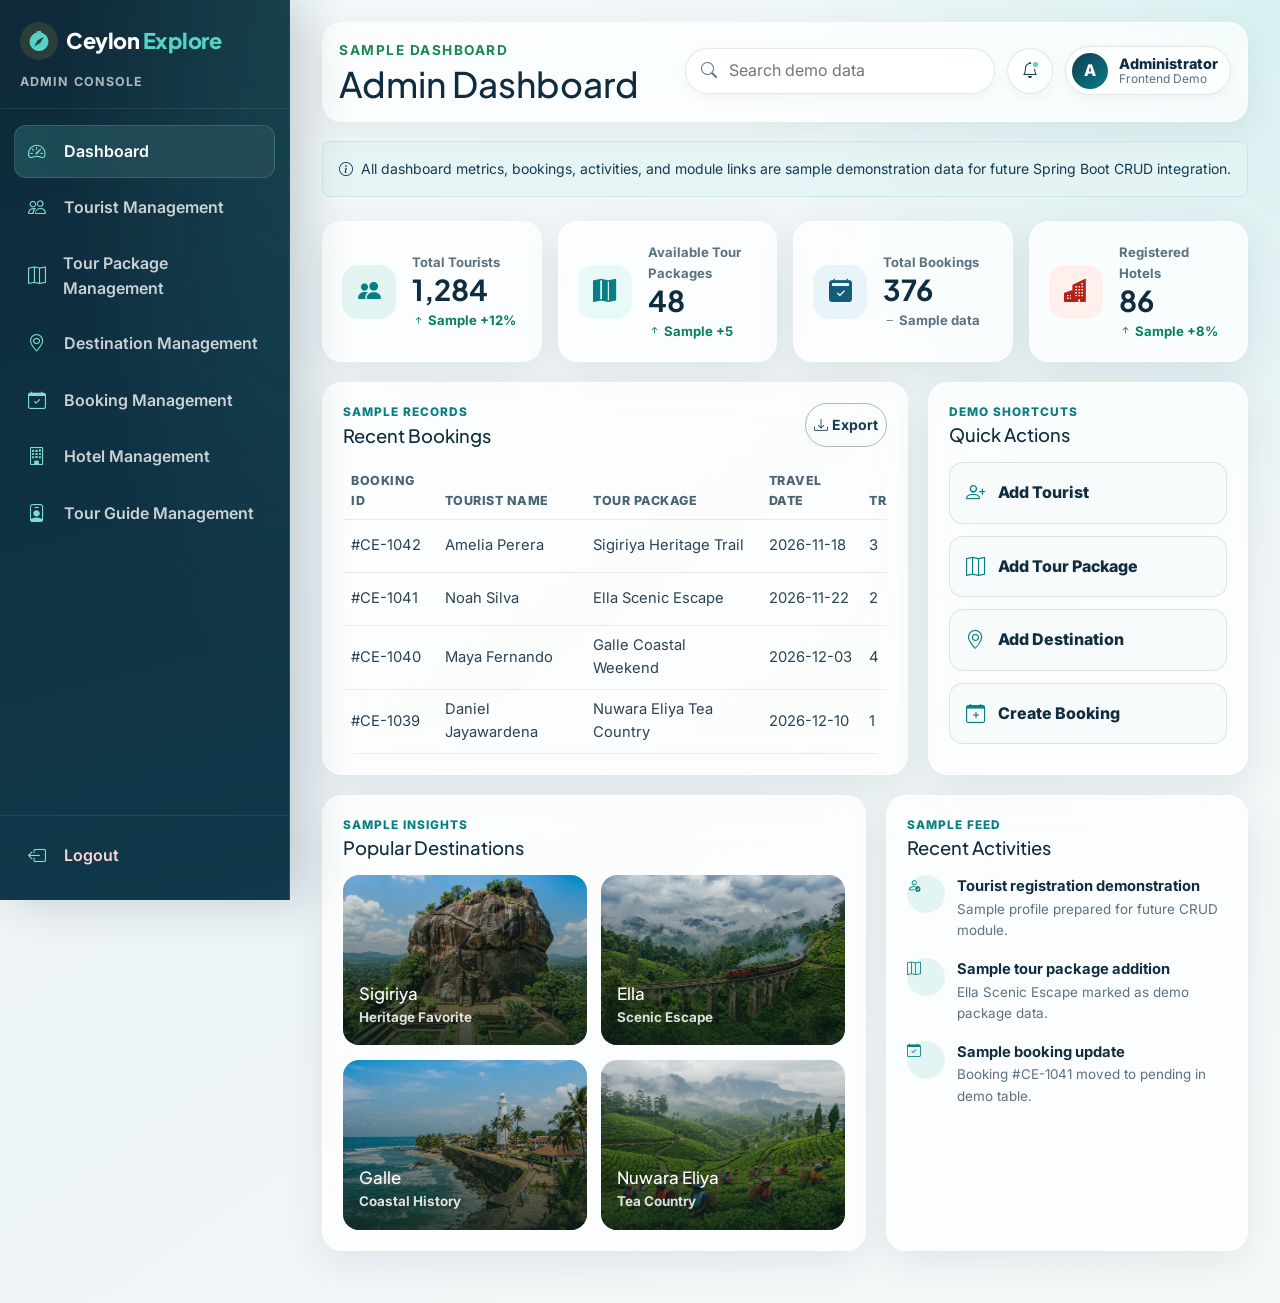
<file: tourism-management/admin-dashboard.html>
<!DOCTYPE html>
<html lang="en">
<head>
    <meta charset="UTF-8">
    <meta name="viewport" content="width=device-width, initial-scale=1.0">
    <title>Admin Dashboard | Ceylon Explore</title>
    <meta name="description" content="Ceylon Explore administrator dashboard frontend demonstration with sample tourism management data.">

    <!-- Google Fonts -->
    <link rel="preconnect" href="https://fonts.googleapis.com">
    <link rel="preconnect" href="https://fonts.gstatic.com" crossorigin>
    <link href="https://fonts.googleapis.com/css2?family=Inter:wght@300;400;500;600;700&family=Plus+Jakarta+Sans:wght@400;500;600;700;800&display=swap" rel="stylesheet">

    <!-- Bootstrap 5 CSS -->
    <link href="https://cdn.jsdelivr.net/npm/bootstrap@5.3.2/dist/css/bootstrap.min.css" rel="stylesheet">

    <!-- Bootstrap Icons -->
    <link rel="stylesheet" href="https://cdn.jsdelivr.net/npm/bootstrap-icons@1.11.1/font/bootstrap-icons.css">

    <!-- Shared and Page CSS -->
    <link rel="stylesheet" href="css/style.css">
    <link rel="stylesheet" href="css/admin-dashboard.css">
</head>
<body class="admin-dashboard-body">
    <div class="dashboard-shell">
        <aside class="admin-sidebar" id="adminSidebar" aria-label="Admin dashboard navigation">
            <div class="sidebar-header">
                <a class="admin-brand d-flex align-items-center text-decoration-none" href="index.html" aria-label="Ceylon Explore home">
                    <span class="brand-icon me-2">
                        <i class="bi bi-compass-fill"></i>
                    </span>
                    <span class="brand-text">Ceylon <span class="text-gold">Explore</span></span>
                </a>
                <span class="sidebar-label">Admin Console</span>
            </div>

            <nav class="sidebar-nav">
                <a class="sidebar-link active" href="#dashboardOverview" data-module="Dashboard">
                    <i class="bi bi-speedometer2"></i>
                    <span>Dashboard</span>
                </a>
                <a class="sidebar-link" href="tourists.html" data-module="Tourist Management">
                    <i class="bi bi-people"></i>
                    <span>Tourist Management</span>
                </a>
                <a class="sidebar-link" href="tour-packages.html" data-module="Tour Package Management">
                    <i class="bi bi-map"></i>
                    <span>Tour Package Management</span>
                </a>
                <a class="sidebar-link" href="destinations.html" data-module="Destination Management">
                    <i class="bi bi-geo-alt"></i>
                    <span>Destination Management</span>
                </a>
                <a class="sidebar-link" href="bookings.html" data-module="Booking Management">
                    <i class="bi bi-calendar-check"></i>
                    <span>Booking Management</span>
                </a>
                <a class="sidebar-link" href="hotels.html" data-module="Hotel Management">
                    <i class="bi bi-building"></i>
                    <span>Hotel Management</span>
                </a>
                <a class="sidebar-link" href="tour-guides.html" data-module="Tour Guide Management">
                    <i class="bi bi-person-badge"></i>
                    <span>Tour Guide Management</span>
                </a>
            </nav>

            <div class="sidebar-footer">
                <a class="sidebar-link logout-link" href="admin-login.html">
                    <i class="bi bi-box-arrow-left"></i>
                    <span>Logout</span>
                </a>
            </div>
        </aside>

        <div class="sidebar-backdrop" id="sidebarBackdrop" aria-hidden="true"></div>

        <main class="dashboard-main" id="dashboardOverview">
            <header class="admin-topbar">
                <div class="d-flex align-items-center gap-3">
                    <button class="icon-button sidebar-toggle" type="button" id="sidebarToggle" aria-label="Toggle sidebar" aria-controls="adminSidebar" aria-expanded="false">
                        <i class="bi bi-list"></i>
                    </button>
                    <div>
                        <span class="section-badge text-uppercase fw-bold text-success">Sample Dashboard</span>
                        <h1 class="page-title mb-0">Admin Dashboard</h1>
                    </div>
                </div>

                <div class="topbar-actions">
                    <label class="search-box" for="dashboardSearch">
                        <i class="bi bi-search"></i>
                        <input type="search" id="dashboardSearch" placeholder="Search demo data">
                    </label>
                    <button class="icon-button notification-button" type="button" id="notificationButton" aria-label="View notifications">
                        <i class="bi bi-bell"></i>
                        <span class="notification-dot" aria-hidden="true"></span>
                    </button>
                    <div class="admin-profile" aria-label="Administrator profile">
                        <span class="profile-avatar">A</span>
                        <div>
                            <span class="profile-name">Administrator</span>
                            <span class="profile-role">Frontend Demo</span>
                        </div>
                    </div>
                </div>
            </header>

            <div class="demo-note alert alert-success-subtle text-emerald border-0 rounded-3 small mb-4" role="note">
                <i class="bi bi-info-circle me-1"></i>
                All dashboard metrics, bookings, activities, and module links are sample demonstration data for future Spring Boot CRUD integration.
            </div>

            <section class="stats-grid" aria-label="Sample dashboard statistics">
                <article class="stat-card">
                    <div class="stat-icon emerald"><i class="bi bi-people-fill"></i></div>
                    <div>
                        <span class="stat-label">Total Tourists</span>
                        <strong class="stat-value">1,284</strong>
                        <span class="stat-trend positive"><i class="bi bi-arrow-up-short"></i> Sample +12%</span>
                    </div>
                </article>
                <article class="stat-card">
                    <div class="stat-icon gold"><i class="bi bi-map-fill"></i></div>
                    <div>
                        <span class="stat-label">Available Tour Packages</span>
                        <strong class="stat-value">48</strong>
                        <span class="stat-trend positive"><i class="bi bi-arrow-up-short"></i> Sample +5</span>
                    </div>
                </article>
                <article class="stat-card">
                    <div class="stat-icon blue"><i class="bi bi-calendar2-check-fill"></i></div>
                    <div>
                        <span class="stat-label">Total Bookings</span>
                        <strong class="stat-value">376</strong>
                        <span class="stat-trend neutral"><i class="bi bi-dash"></i> Sample data</span>
                    </div>
                </article>
                <article class="stat-card">
                    <div class="stat-icon rose"><i class="bi bi-buildings-fill"></i></div>
                    <div>
                        <span class="stat-label">Registered Hotels</span>
                        <strong class="stat-value">86</strong>
                        <span class="stat-trend positive"><i class="bi bi-arrow-up-short"></i> Sample +8%</span>
                    </div>
                </article>
            </section>

            <div class="dashboard-content-grid">
                <section class="dashboard-panel bookings-panel">
                    <div class="panel-header">
                        <div>
                            <span class="panel-eyebrow">Sample Records</span>
                            <h2>Recent Bookings</h2>
                        </div>
                        <button class="btn btn-outline-emerald btn-sm rounded-pill demo-action" type="button" data-action="Export bookings">
                            <i class="bi bi-download me-1"></i>Export
                        </button>
                    </div>

                    <div class="table-responsive">
                        <table class="table align-middle admin-table">
                            <thead>
                                <tr>
                                    <th scope="col">Booking ID</th>
                                    <th scope="col">Tourist Name</th>
                                    <th scope="col">Tour Package</th>
                                    <th scope="col">Travel Date</th>
                                    <th scope="col">Travelers</th>
                                    <th scope="col">Booking Status</th>
                                    <th scope="col">Actions</th>
                                </tr>
                            </thead>
                            <tbody>
                                <tr>
                                    <td>#CE-1042</td>
                                    <td>Amelia Perera</td>
                                    <td>Sigiriya Heritage Trail</td>
                                    <td>2026-11-18</td>
                                    <td>3</td>
                                    <td><span class="status-badge confirmed">Confirmed</span></td>
                                    <td>
                                        <button class="table-action demo-action" type="button" data-action="View booking #CE-1042" aria-label="View booking CE-1042"><i class="bi bi-eye"></i></button>
                                    </td>
                                </tr>
                                <tr>
                                    <td>#CE-1041</td>
                                    <td>Noah Silva</td>
                                    <td>Ella Scenic Escape</td>
                                    <td>2026-11-22</td>
                                    <td>2</td>
                                    <td><span class="status-badge pending">Pending</span></td>
                                    <td>
                                        <button class="table-action demo-action" type="button" data-action="View booking #CE-1041" aria-label="View booking CE-1041"><i class="bi bi-eye"></i></button>
                                    </td>
                                </tr>
                                <tr>
                                    <td>#CE-1040</td>
                                    <td>Maya Fernando</td>
                                    <td>Galle Coastal Weekend</td>
                                    <td>2026-12-03</td>
                                    <td>4</td>
                                    <td><span class="status-badge confirmed">Confirmed</span></td>
                                    <td>
                                        <button class="table-action demo-action" type="button" data-action="View booking #CE-1040" aria-label="View booking CE-1040"><i class="bi bi-eye"></i></button>
                                    </td>
                                </tr>
                                <tr>
                                    <td>#CE-1039</td>
                                    <td>Daniel Jayawardena</td>
                                    <td>Nuwara Eliya Tea Country</td>
                                    <td>2026-12-10</td>
                                    <td>1</td>
                                    <td><span class="status-badge cancelled">Cancelled</span></td>
                                    <td>
                                        <button class="table-action demo-action" type="button" data-action="View booking #CE-1039" aria-label="View booking CE-1039"><i class="bi bi-eye"></i></button>
                                    </td>
                                </tr>
                            </tbody>
                        </table>
                    </div>
                </section>

                <section class="dashboard-panel quick-actions-panel">
                    <div class="panel-header">
                        <div>
                            <span class="panel-eyebrow">Demo Shortcuts</span>
                            <h2>Quick Actions</h2>
                        </div>
                    </div>
                    <div class="quick-actions-list">
                        <button class="quick-action" type="button" onclick="window.location.href='tourists.html'">
                            <i class="bi bi-person-plus"></i>
                            <span>Add Tourist</span>
                        </button>
                        <button class="quick-action demo-action" type="button" data-action="Add Tour Package">
                            <i class="bi bi-map"></i>
                            <span>Add Tour Package</span>
                        </button>
                        <button class="quick-action demo-action" type="button" data-action="Add Destination">
                            <i class="bi bi-geo-alt"></i>
                            <span>Add Destination</span>
                        </button>
                        <button class="quick-action demo-action" type="button" data-action="Create Booking">
                            <i class="bi bi-calendar-plus"></i>
                            <span>Create Booking</span>
                        </button>
                    </div>
                </section>
            </div>

            <div class="dashboard-content-grid lower-grid">
                <section class="dashboard-panel destinations-panel">
                    <div class="panel-header">
                        <div>
                            <span class="panel-eyebrow">Sample Insights</span>
                            <h2>Popular Destinations</h2>
                        </div>
                    </div>
                    <div class="destination-mini-grid">
                        <article class="destination-mini-card">
                            <img src="assets/images/sigiriya.jpg" alt="Sigiriya Rock Fortress">
                            <div>
                                <h3>Sigiriya</h3>
                                <span>Heritage Favorite</span>
                            </div>
                        </article>
                        <article class="destination-mini-card">
                            <img src="assets/images/ella.jpg" alt="Ella mountains and bridge">
                            <div>
                                <h3>Ella</h3>
                                <span>Scenic Escape</span>
                            </div>
                        </article>
                        <article class="destination-mini-card">
                            <img src="assets/images/galle.jpg" alt="Galle Fort coastline">
                            <div>
                                <h3>Galle</h3>
                                <span>Coastal History</span>
                            </div>
                        </article>
                        <article class="destination-mini-card">
                            <img src="assets/images/nuwara-eliya.jpg" alt="Nuwara Eliya tea hills">
                            <div>
                                <h3>Nuwara Eliya</h3>
                                <span>Tea Country</span>
                            </div>
                        </article>
                    </div>
                </section>

                <section class="dashboard-panel activities-panel">
                    <div class="panel-header">
                        <div>
                            <span class="panel-eyebrow">Sample Feed</span>
                            <h2>Recent Activities</h2>
                        </div>
                    </div>
                    <ul class="activity-list">
                        <li>
                            <span class="activity-icon"><i class="bi bi-person-check"></i></span>
                            <div>
                                <strong>Tourist registration demonstration</strong>
                                <span>Sample profile prepared for future CRUD module.</span>
                            </div>
                        </li>
                        <li>
                            <span class="activity-icon"><i class="bi bi-map"></i></span>
                            <div>
                                <strong>Sample tour package addition</strong>
                                <span>Ella Scenic Escape marked as demo package data.</span>
                            </div>
                        </li>
                        <li>
                            <span class="activity-icon"><i class="bi bi-calendar-check"></i></span>
                            <div>
                                <strong>Sample booking update</strong>
                                <span>Booking #CE-1041 moved to pending in demo table.</span>
                            </div>
                        </li>
                    </ul>
                </section>
            </div>
        </main>
    </div>

    <div class="toast-container position-fixed bottom-0 end-0 p-3">
        <div id="demoToast" class="toast border-0 shadow-lg" role="status" aria-live="polite" aria-atomic="true">
            <div class="toast-header bg-emerald text-white">
                <i class="bi bi-info-circle me-2 text-gold"></i>
                <strong class="me-auto">Ceylon Explore Demo</strong>
                <button type="button" class="btn-close btn-close-white" data-bs-dismiss="toast" aria-label="Close"></button>
            </div>
            <div class="toast-body" id="demoToastBody"></div>
        </div>
    </div>

    <!-- Bootstrap 5 JS Bundle -->
    <script src="https://cdn.jsdelivr.net/npm/bootstrap@5.3.2/dist/js/bootstrap.bundle.min.js"></script>

    <!-- Page JS -->
    <script src="js/admin-dashboard.js"></script>
</body>
</html>
</file>
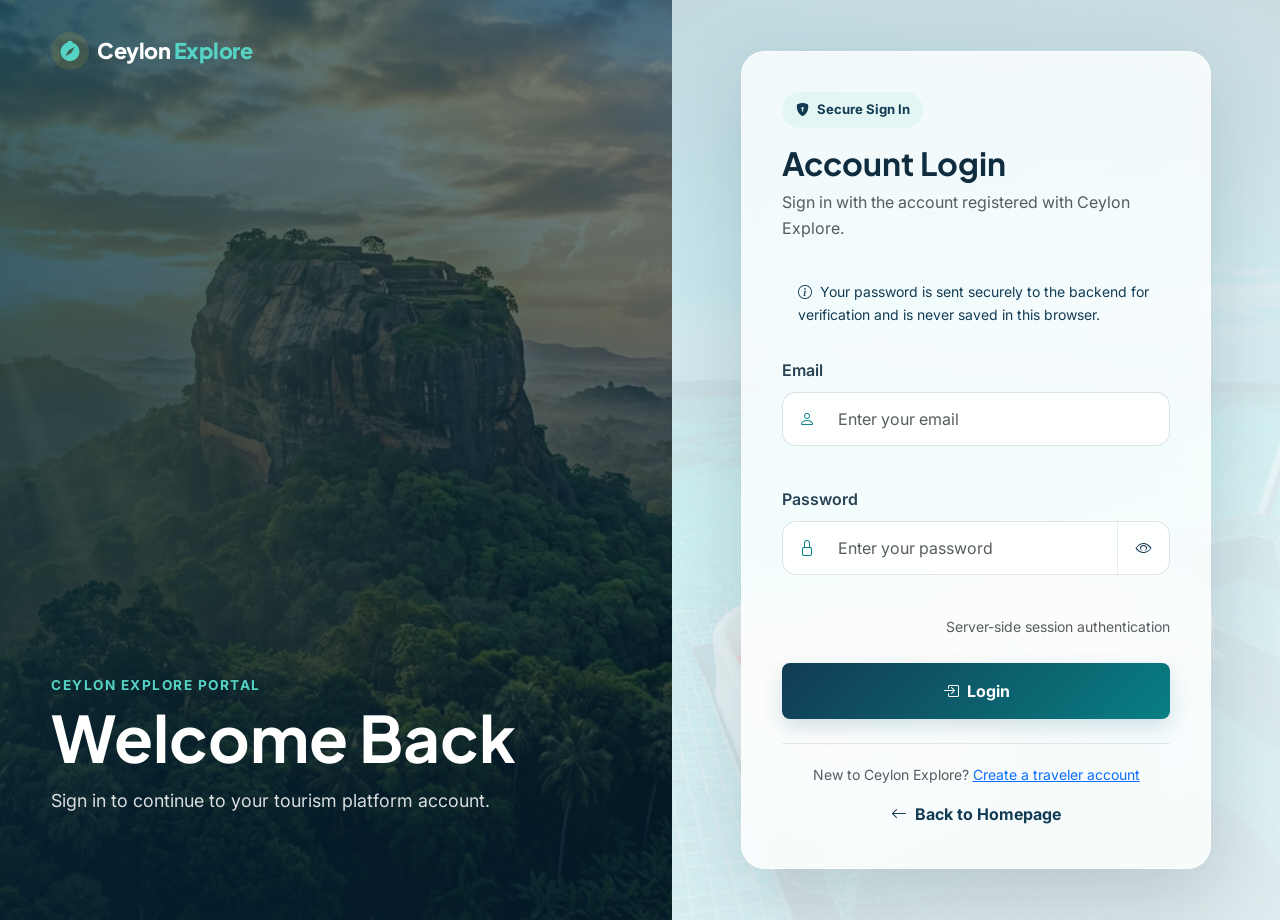
<file: tourism-management/admin-login.html>
<!DOCTYPE html>
<html lang="en">
<head>
    <meta charset="UTF-8">
    <meta name="viewport" content="width=device-width, initial-scale=1.0">
    <title>Account Login | Ceylon Explore</title>
    <meta name="description" content="Secure account login for the Ceylon Explore Tourism Management System.">

    <!-- Google Fonts -->
    <link rel="preconnect" href="https://fonts.googleapis.com">
    <link rel="preconnect" href="https://fonts.gstatic.com" crossorigin>
    <link href="https://fonts.googleapis.com/css2?family=Inter:wght@300;400;500;600;700&family=Plus+Jakarta+Sans:wght@400;500;600;700;800&display=swap" rel="stylesheet">

    <!-- Bootstrap 5 CSS -->
    <link href="https://cdn.jsdelivr.net/npm/bootstrap@5.3.2/dist/css/bootstrap.min.css" rel="stylesheet">

    <!-- Bootstrap Icons -->
    <link rel="stylesheet" href="https://cdn.jsdelivr.net/npm/bootstrap-icons@1.11.1/font/bootstrap-icons.css">

    <!-- Shared and Page CSS -->
    <link rel="stylesheet" href="css/style.css">
    <link rel="stylesheet" href="css/admin-login.css">
</head>
<body class="admin-login-body">
    <main class="admin-login-page">
        <section class="login-visual-panel" aria-label="Sri Lankan tourism preview">
            <div class="login-visual-overlay"></div>
            <div class="login-brand-wrap">
                <a class="admin-brand d-inline-flex align-items-center text-decoration-none" href="index.html" aria-label="Ceylon Explore home">
                    <span class="brand-icon me-2">
                        <i class="bi bi-compass-fill"></i>
                    </span>
                    <span class="brand-text">Ceylon <span class="text-gold">Explore</span></span>
                </a>
            </div>
            <div class="login-visual-content">
                <span class="section-badge text-uppercase fw-bold text-gold">Ceylon Explore Portal</span>
                <h1 class="text-white fw-bold mt-2 mb-3">Welcome Back</h1>
                <p class="text-white-80 mb-0">Sign in to continue to your tourism platform account.</p>
            </div>
        </section>

        <section class="login-form-panel">
            <div class="login-card" aria-labelledby="adminLoginTitle">
                <div class="mb-4">
                    <span class="login-kicker">
                        <i class="bi bi-shield-lock-fill me-2"></i> Secure Sign In
                    </span>
                    <h2 class="fw-bold mt-3 mb-2" id="adminLoginTitle">Account Login</h2>
                    <p class="text-muted mb-0">Sign in with the account registered with Ceylon Explore.</p>
                </div>

                <div class="alert alert-success-subtle text-emerald border-0 rounded-3 small" role="note">
                    <i class="bi bi-info-circle me-1"></i>
                    Your password is sent securely to the backend for verification and is never saved in this browser.
                </div>

                <form id="adminLoginPageForm" novalidate>
                    <div class="mb-3">
                        <label for="adminEmail" class="form-label fw-semibold">Email</label>
                        <div class="input-group admin-input-group">
                            <span class="input-group-text"><i class="bi bi-person"></i></span>
                            <input type="email" class="form-control" id="adminEmail" name="email" autocomplete="username" placeholder="Enter your email" aria-describedby="emailFeedback" required>
                        </div>
                        <div class="invalid-message" id="emailFeedback"></div>
                    </div>

                    <div class="mb-3">
                        <label for="adminPassword" class="form-label fw-semibold">Password</label>
                        <div class="input-group admin-input-group">
                            <span class="input-group-text"><i class="bi bi-lock"></i></span>
                            <input type="password" class="form-control" id="adminPassword" name="password" autocomplete="current-password" placeholder="Enter your password" aria-describedby="passwordFeedback" required>
                            <button class="btn btn-outline-emerald password-toggle" type="button" id="togglePassword" aria-label="Show password">
                                <i class="bi bi-eye"></i>
                            </button>
                        </div>
                        <div class="invalid-message" id="passwordFeedback"></div>
                    </div>

                    <div class="d-flex justify-content-end mb-4">
                        <span class="small text-muted">Server-side session authentication</span>
                    </div>

                    <div class="alert d-none rounded-3 small mb-3" id="loginStatus" role="status" aria-live="polite"></div>

                    <button type="submit" class="btn btn-emerald w-100 py-3 fw-bold rounded-3" id="loginButton">
                        <span class="button-label"><i class="bi bi-box-arrow-in-right me-2"></i>Login</span>
                        <span class="button-loading d-none">
                            <span class="spinner-border spinner-border-sm me-2" aria-hidden="true"></span>
                            Signing in securely
                        </span>
                    </button>
                </form>

                <div class="login-footer">
                    <p class="small text-muted mb-3">New to Ceylon Explore? <a href="register.html">Create a traveler account</a></p>
                    <a href="index.html" class="back-home-link">
                        <i class="bi bi-arrow-left me-2"></i>Back to Homepage
                    </a>
                </div>
            </div>
        </section>
    </main>

    <!-- Bootstrap 5 JS Bundle -->
    <script src="https://cdn.jsdelivr.net/npm/bootstrap@5.3.2/dist/js/bootstrap.bundle.min.js"></script>

    <!-- Page JS -->
    <script src="js/admin-login.js"></script>
</body>
</html>
</file>
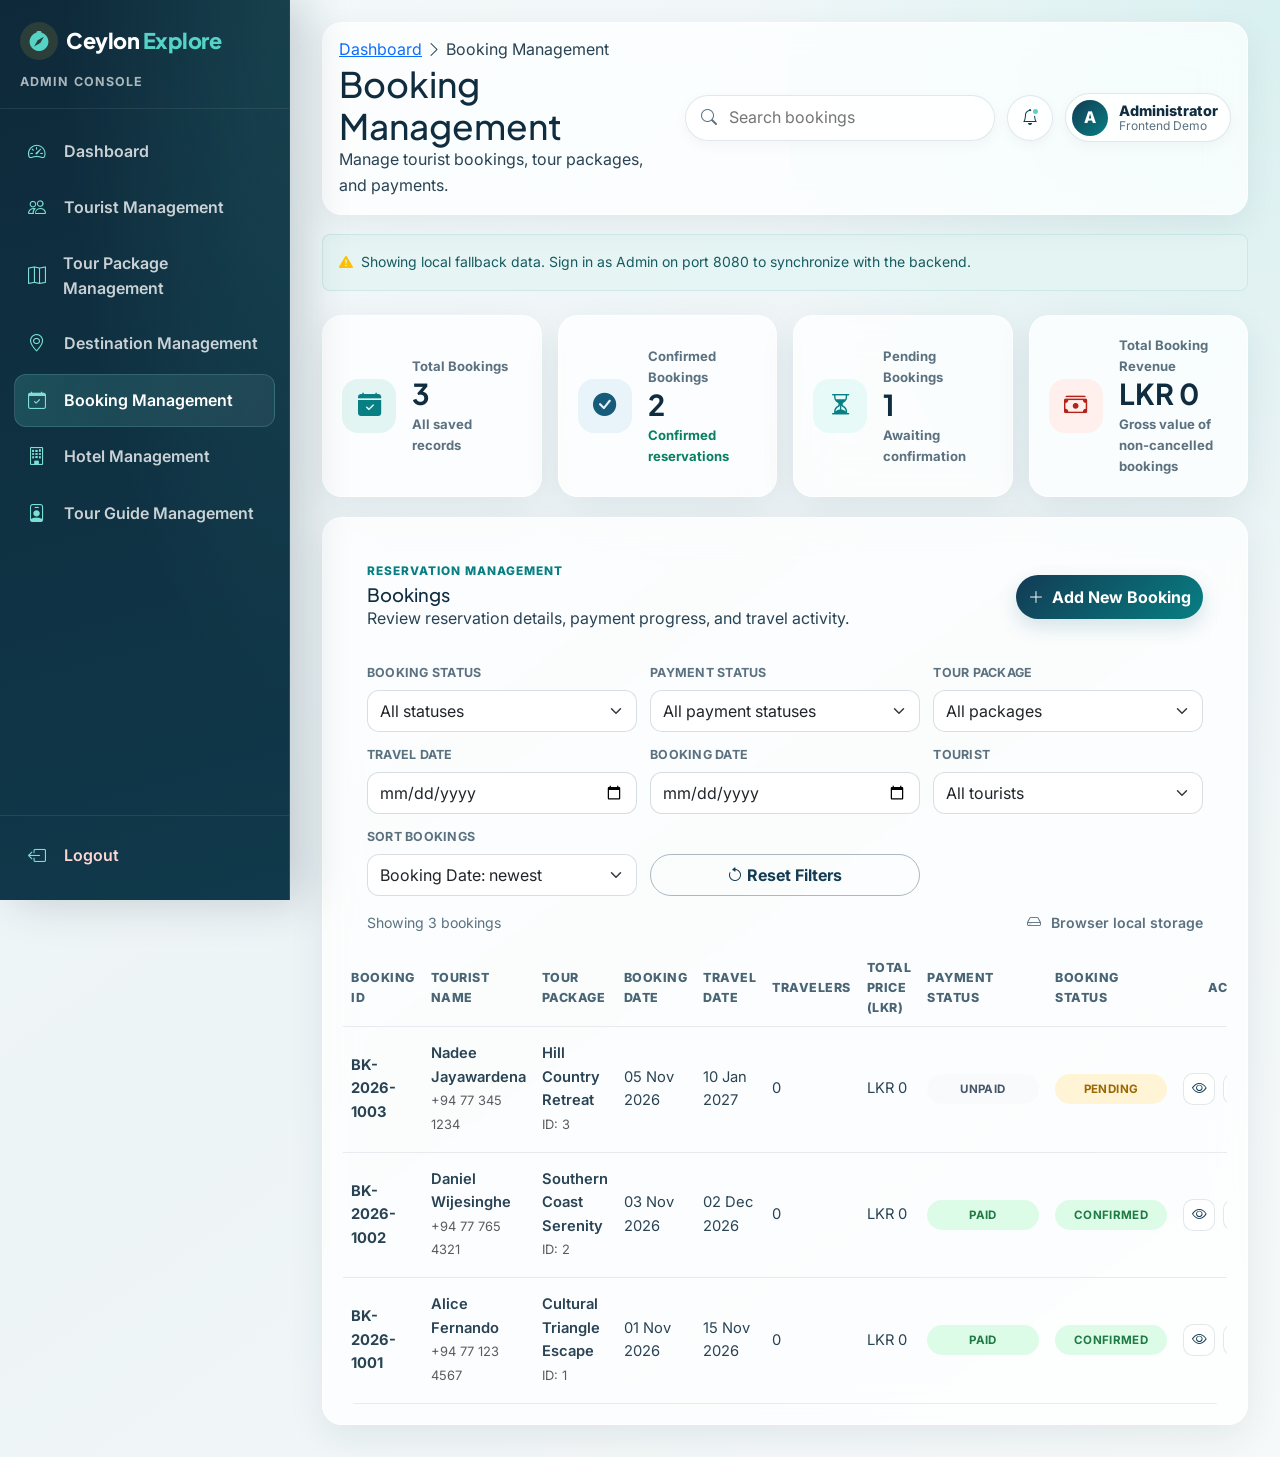
<file: tourism-management/bookings.html>
<!DOCTYPE html>
<html lang="en">
<head>
    <meta charset="UTF-8">
    <meta name="viewport" content="width=device-width, initial-scale=1.0">
    <title>Booking Management | Ceylon Explore</title>
    <meta name="description" content="Manage tourist bookings, tour packages, and payments in the Ceylon Explore admin dashboard.">

    <link rel="preconnect" href="https://fonts.googleapis.com">
    <link rel="preconnect" href="https://fonts.gstatic.com" crossorigin>
    <link href="https://fonts.googleapis.com/css2?family=Inter:wght@300;400;500;600;700&family=Plus+Jakarta+Sans:wght@400;500;600;700;800&display=swap" rel="stylesheet">
    <link href="https://cdn.jsdelivr.net/npm/bootstrap@5.3.2/dist/css/bootstrap.min.css" rel="stylesheet">
    <link rel="stylesheet" href="https://cdn.jsdelivr.net/npm/bootstrap-icons@1.11.1/font/bootstrap-icons.css">
    <link rel="stylesheet" href="css/style.css">
    <link rel="stylesheet" href="css/admin-dashboard.css">
    <link rel="stylesheet" href="css/bookings.css">
</head>
<body class="admin-dashboard-body">
    <div class="dashboard-shell">
        <aside class="admin-sidebar" id="adminSidebar" aria-label="Admin dashboard navigation">
            <div class="sidebar-header">
                <a class="admin-brand d-flex align-items-center text-decoration-none" href="index.html" aria-label="Ceylon Explore home">
                    <span class="brand-icon me-2"><i class="bi bi-compass-fill"></i></span>
                    <span class="brand-text">Ceylon <span class="text-gold">Explore</span></span>
                </a>
                <span class="sidebar-label">Admin Console</span>
            </div>

            <nav class="sidebar-nav">
                <a class="sidebar-link" href="admin-dashboard.html" data-module="Dashboard">
                    <i class="bi bi-speedometer2"></i><span>Dashboard</span>
                </a>
                <a class="sidebar-link" href="tourists.html" data-module="Tourist Management">
                    <i class="bi bi-people"></i><span>Tourist Management</span>
                </a>
                <a class="sidebar-link" href="tour-packages.html" data-module="Tour Package Management">
                    <i class="bi bi-map"></i><span>Tour Package Management</span>
                </a>
                <a class="sidebar-link" href="destinations.html" data-module="Destination Management">
                    <i class="bi bi-geo-alt"></i><span>Destination Management</span>
                </a>
                <a class="sidebar-link active" href="bookings.html" data-module="Booking Management" aria-current="page">
                    <i class="bi bi-calendar-check"></i><span>Booking Management</span>
                </a>
                <a class="sidebar-link" href="hotels.html" data-module="Hotel Management">
                    <i class="bi bi-building"></i><span>Hotel Management</span>
                </a>
                <a class="sidebar-link" href="tour-guides.html" data-module="Tour Guide Management">
                    <i class="bi bi-person-badge"></i><span>Tour Guide Management</span>
                </a>
            </nav>

            <div class="sidebar-footer">
                <a class="sidebar-link logout-link" href="admin-login.html">
                    <i class="bi bi-box-arrow-left"></i><span>Logout</span>
                </a>
            </div>
        </aside>

        <div class="sidebar-backdrop" id="sidebarBackdrop" aria-hidden="true"></div>

        <main class="dashboard-main">
            <header class="admin-topbar">
                <div class="d-flex align-items-center gap-3">
                    <button class="icon-button sidebar-toggle" type="button" id="sidebarToggle" aria-label="Toggle sidebar" aria-controls="adminSidebar" aria-expanded="false">
                        <i class="bi bi-list"></i>
                    </button>
                    <div>
                        <nav class="admin-breadcrumb" aria-label="Breadcrumb">
                            <a href="admin-dashboard.html">Dashboard</a>
                            <i class="bi bi-chevron-right" aria-hidden="true"></i>
                            <span aria-current="page">Booking Management</span>
                        </nav>
                        <h1 class="page-title mb-0">Booking Management</h1>
                        <p class="page-subtitle mb-0">Manage tourist bookings, tour packages, and payments.</p>
                    </div>
                </div>

                <div class="topbar-actions">
                    <label class="search-box booking-top-search" for="bookingSearch">
                        <i class="bi bi-search"></i>
                        <input type="search" id="bookingSearch" placeholder="Search bookings" autocomplete="off">
                    </label>
                    <button class="icon-button notification-button" type="button" id="notificationButton" aria-label="View notifications">
                        <i class="bi bi-bell"></i>
                        <span class="notification-dot" aria-hidden="true"></span>
                    </button>
                    <div class="admin-profile" aria-label="Administrator profile">
                        <span class="profile-avatar">A</span>
                        <div>
                            <span class="profile-name">Administrator</span>
                            <span class="profile-role">Frontend Demo</span>
                        </div>
                    </div>
                </div>
            </header>

            <div class="demo-note alert alert-info border-0 rounded-3 small mb-4" id="bookingPageStatus" role="status">
                <i class="bi bi-info-circle me-1"></i>
                Connecting to the Ceylon Explore booking service...
            </div>

            <section class="stats-grid booking-stats-grid" aria-label="Booking statistics overview">
                <article class="stat-card">
                    <div class="stat-icon emerald"><i class="bi bi-calendar-check-fill"></i></div>
                    <div>
                        <span class="stat-label">Total Bookings</span>
                        <strong class="stat-value" id="totalBookingsStat">0</strong>
                        <span class="stat-trend neutral">All saved records</span>
                    </div>
                </article>
                <article class="stat-card">
                    <div class="stat-icon blue"><i class="bi bi-check-circle-fill"></i></div>
                    <div>
                        <span class="stat-label">Confirmed Bookings</span>
                        <strong class="stat-value" id="confirmedBookingsStat">0</strong>
                        <span class="stat-trend positive">Confirmed reservations</span>
                    </div>
                </article>
                <article class="stat-card">
                    <div class="stat-icon gold"><i class="bi bi-hourglass-split"></i></div>
                    <div>
                        <span class="stat-label">Pending Bookings</span>
                        <strong class="stat-value" id="pendingBookingsStat">0</strong>
                        <span class="stat-trend neutral">Awaiting confirmation</span>
                    </div>
                </article>
                <article class="stat-card">
                    <div class="stat-icon rose"><i class="bi bi-cash-stack"></i></div>
                    <div>
                        <span class="stat-label">Total Booking Revenue</span>
                        <strong class="stat-value" id="totalRevenueStat">LKR 0</strong>
                        <span class="stat-trend neutral">Gross value of non-cancelled bookings</span>
                    </div>
                </article>
            </section>

            <section class="dashboard-panel booking-panel" aria-labelledby="bookingListingTitle">
                <div class="panel-header booking-panel-header">
                    <div>
                        <span class="panel-eyebrow">Reservation Management</span>
                        <h2 id="bookingListingTitle">Bookings</h2>
                        <p class="mb-0 booking-panel-description">Review reservation details, payment progress, and travel activity.</p>
                    </div>
                    <button class="btn btn-emerald rounded-pill fw-bold" type="button" id="addBookingButton">
                        <i class="bi bi-plus-lg me-2"></i>Add New Booking
                    </button>
                </div>

                <div class="booking-toolbar" aria-label="Booking filters">
                    <div class="filter-field">
                        <label for="bookingStatusFilter">Booking Status</label>
                        <select class="form-select" id="bookingStatusFilter">
                            <option value="">All statuses</option>
                            <option value="Pending">Pending</option>
                            <option value="Confirmed">Confirmed</option>
                            <option value="Cancelled">Cancelled</option>
                            <option value="Completed">Completed</option>
                        </select>
                    </div>
                    <div class="filter-field">
                        <label for="paymentStatusFilter">Payment Status</label>
                        <select class="form-select" id="paymentStatusFilter">
                            <option value="">All payment statuses</option>
                            <option value="Unpaid">Unpaid</option>
                            <option value="Partially Paid">Partially Paid</option>
                            <option value="Paid">Paid</option>
                        </select>
                    </div>
                    <div class="filter-field">
                        <label for="packageFilter">Tour Package</label>
                        <select class="form-select" id="packageFilter">
                            <option value="">All packages</option>
                        </select>
                    </div>
                    <div class="filter-field">
                        <label for="travelDateFilter">Travel Date</label>
                        <input type="date" class="form-control" id="travelDateFilter">
                    </div>
                    <div class="filter-field">
                        <label for="bookingDateFilter">Booking Date</label>
                        <input type="date" class="form-control" id="bookingDateFilter">
                    </div>
                    <div class="filter-field">
                        <label for="touristFilter">Tourist</label>
                        <select class="form-select" id="touristFilter">
                            <option value="">All tourists</option>
                        </select>
                    </div>
                    <div class="filter-field sort-field">
                        <label for="sortSelect">Sort Bookings</label>
                        <select class="form-select" id="sortSelect">
                            <option value="bookingDateDesc">Booking Date: newest</option>
                            <option value="bookingDateAsc">Booking Date: oldest</option>
                            <option value="travelDateAsc">Travel Date: earliest</option>
                            <option value="travelDateDesc">Travel Date: latest</option>
                            <option value="finalTotalDesc">Final Total: highest</option>
                            <option value="finalTotalAsc">Final Total: lowest</option>
                            <option value="statusAsc">Booking Status: A-Z</option>
                        </select>
                    </div>
                    <button class="btn btn-outline-emerald rounded-pill fw-bold reset-filters-button" type="button" id="resetFiltersButton">
                        <i class="bi bi-arrow-counterclockwise me-1"></i>Reset Filters
                    </button>
                </div>

                <div class="booking-results-line">
                    <span id="bookingResultsSummary" aria-live="polite">Showing 0 bookings</span>
                    <span class="booking-storage-hint" id="bookingStorageHint"><i class="bi bi-database-check me-1"></i>Database Persistence</span>
                </div>

                <div class="table-responsive">
                    <table class="table align-middle admin-table" aria-live="polite">
                        <thead>
                            <tr>
                                <th scope="col">Booking ID</th>
                                <th scope="col">Tourist Name</th>
                                <th scope="col">Tour Package</th>
                                <th scope="col">Booking Date</th>
                                <th scope="col">Travel Date</th>
                                <th scope="col">Travelers</th>
                                <th scope="col">Total Price (LKR)</th>
                                <th scope="col">Payment Status</th>
                                <th scope="col">Booking Status</th>
                                <th scope="col" class="text-center">Actions</th>
                            </tr>
                        </thead>
                        <tbody id="bookingTableBody"></tbody>
                    </table>
                </div>

                <div class="empty-state d-none" id="bookingEmptyState">
                    <i class="bi bi-calendar-x"></i>
                    <h3>No bookings found</h3>
                    <p>There are no booking records that match the current search or filters.</p>
                    <button class="btn btn-outline-emerald rounded-pill mt-3" type="button" id="emptyResetButton">Reset filters</button>
                </div>
            </section>
        </main>
    </div>

    <div class="modal fade" id="bookingFormModal" tabindex="-1" aria-labelledby="bookingFormTitle" aria-hidden="true">
        <div class="modal-dialog modal-xl modal-dialog-centered modal-dialog-scrollable">
            <div class="modal-content border-0 rounded-4 shadow-lg">
                <div class="modal-header bg-emerald text-white p-4">
                    <div>
                        <h2 class="modal-title h5 fw-bold" id="bookingFormTitle">Add New Booking</h2>
                        <span class="small text-white-80">Capture the booking, package, and payment details.</span>
                    </div>
                    <button type="button" class="btn-close btn-close-white" data-bs-dismiss="modal" aria-label="Close"></button>
                </div>

                <form id="bookingForm" novalidate>
                    <div class="modal-body p-4">
                        <div class="alert alert-danger d-none" id="bookingFormError" role="alert"></div>
                        <div class="alert alert-warning d-none" id="touristDataAlert" role="alert"></div>
                        <div class="alert alert-warning d-none" id="packageDataAlert" role="alert"></div>

                        <div class="row g-3 mb-4">
                            <div class="col-md-6 col-lg-4">
                                <label for="bookingId" class="form-label fw-semibold">Booking ID</label>
                                <input type="text" class="form-control" id="bookingId" readonly>
                                <div class="form-text">Generated automatically, for example BOOK-0001.</div>
                            </div>
                            <div class="col-md-6 col-lg-4">
                                <label for="touristSelect" class="form-label fw-semibold">Tourist <span class="text-danger">*</span></label>
                                <select class="form-select" id="touristSelect" required>
                                    <option value="">Select a tourist</option>
                                </select>
                                <div class="invalid-feedback"></div>
                            </div>
                            <div class="col-md-6 col-lg-4">
                                <label for="packageSelect" class="form-label fw-semibold">Tour Package <span class="text-danger">*</span></label>
                                <select class="form-select" id="packageSelect" required>
                                    <option value="">Select a package</option>
                                </select>
                                <div class="invalid-feedback"></div>
                            </div>
                            <div class="col-md-6 col-lg-3">
                                <label for="bookingDate" class="form-label fw-semibold">Booking Date <span class="text-danger">*</span></label>
                                <input type="date" class="form-control" id="bookingDate" required>
                                <div class="invalid-feedback"></div>
                            </div>
                            <div class="col-md-6 col-lg-3">
                                <label for="travelDate" class="form-label fw-semibold">Travel Date <span class="text-danger">*</span></label>
                                <input type="date" class="form-control" id="travelDate" required>
                                <div class="invalid-feedback"></div>
                            </div>
                            <div class="col-md-6 col-lg-3">
                                <label for="numberOfTravelers" class="form-label fw-semibold">Number of Travelers <span class="text-danger">*</span></label>
                                <input type="number" class="form-control" id="numberOfTravelers" min="1" step="1" required>
                                <div class="invalid-feedback"></div>
                            </div>
                            <div class="col-md-6 col-lg-3">
                                <label for="specialRequests" class="form-label fw-semibold">Special Requests</label>
                                <textarea class="form-control" id="specialRequests" rows="2" placeholder="Optional notes"></textarea>
                            </div>
                        </div>

                        <div class="pricing-section border rounded-4 p-3 mb-4">
                            <h3 class="section-title mb-3">Pricing Information</h3>
                            <div class="row g-3">
                                <div class="col-md-6 col-lg-3">
                                    <label for="pricePerPerson" class="form-label fw-semibold">Price Per Person (LKR)</label>
                                    <input type="number" class="form-control" id="pricePerPerson" min="0" step="0.01" readonly>
                                </div>
                                <div class="col-md-6 col-lg-3">
                                    <label for="subtotal" class="form-label fw-semibold">Subtotal (LKR)</label>
                                    <input type="number" class="form-control" id="subtotal" min="0" step="0.01" readonly>
                                </div>
                                <div class="col-md-6 col-lg-3">
                                    <label for="discount" class="form-label fw-semibold">Discount (LKR)</label>
                                    <input type="number" class="form-control" id="discount" min="0" step="0.01" value="0">
                                    <div class="invalid-feedback"></div>
                                </div>
                                <div class="col-md-6 col-lg-3">
                                    <label for="finalTotal" class="form-label fw-semibold">Final Total (LKR)</label>
                                    <input type="number" class="form-control" id="finalTotal" min="0" step="0.01" readonly>
                                </div>
                            </div>
                        </div>

                        <div class="row g-3">
                            <div class="col-md-4">
                                <label for="paymentStatus" class="form-label fw-semibold">Payment Status</label>
                                <select class="form-select" id="paymentStatus">
                                    <option value="Unpaid">Unpaid</option>
                                    <option value="Partially Paid">Partially Paid</option>
                                    <option value="Paid">Paid</option>
                                </select>
                            </div>
                            <div class="col-md-4">
                                <label for="amountPaid" class="form-label fw-semibold">Amount Paid (LKR)</label>
                                <input type="number" class="form-control" id="amountPaid" min="0" step="0.01" value="0">
                                <div class="invalid-feedback"></div>
                            </div>
                            <div class="col-md-4">
                                <label for="balanceDue" class="form-label fw-semibold">Balance Due (LKR)</label>
                                <input type="number" class="form-control" id="balanceDue" min="0" step="0.01" readonly>
                            </div>
                            <div class="col-md-6">
                                <label for="bookingStatus" class="form-label fw-semibold">Booking Status</label>
                                <select class="form-select" id="bookingStatus">
                                    <option value="Pending">Pending</option>
                                    <option value="Confirmed">Confirmed</option>
                                    <option value="Cancelled">Cancelled</option>
                                    <option value="Completed">Completed</option>
                                </select>
                            </div>
                        </div>
                    </div>

                    <div class="modal-footer p-4 pt-0">
                        <button type="button" class="btn btn-outline-secondary rounded-pill" data-bs-dismiss="modal">Cancel</button>
                        <button type="submit" class="btn btn-emerald rounded-pill fw-bold" id="saveBookingButton">Save Booking</button>
                    </div>
                </form>
            </div>
        </div>
    </div>

    <div class="modal fade" id="bookingDetailsModal" tabindex="-1" aria-labelledby="bookingDetailsTitle" aria-hidden="true">
        <div class="modal-dialog modal-lg modal-dialog-centered modal-dialog-scrollable">
            <div class="modal-content border-0 rounded-4 shadow-lg">
                <div class="modal-header bg-emerald text-white p-4">
                    <div>
                        <h2 class="modal-title h5 fw-bold" id="bookingDetailsTitle">Booking Details</h2>
                        <span class="small text-white-80" id="bookingDetailsSummary">Booking summary</span>
                    </div>
                    <button type="button" class="btn-close btn-close-white" data-bs-dismiss="modal" aria-label="Close"></button>
                </div>
                <div class="modal-body p-4">
                    <div id="bookingDetailContent" class="booking-detail-grid"></div>
                </div>
                <div class="modal-footer p-4 pt-0">
                    <button type="button" class="btn btn-outline-secondary rounded-pill" data-bs-dismiss="modal">Close</button>
                    <button type="button" class="btn btn-emerald rounded-pill fw-bold" id="editFromDetailsButton">Edit Booking</button>
                </div>
            </div>
        </div>
    </div>

    <div class="modal fade" id="deleteBookingModal" tabindex="-1" aria-labelledby="deleteBookingTitle" aria-hidden="true">
        <div class="modal-dialog modal-dialog-centered">
            <div class="modal-content border-0 rounded-4 shadow-lg">
                <div class="modal-header border-0 p-4 pb-2">
                    <h2 class="modal-title h5 fw-bold" id="deleteBookingTitle">Delete Booking</h2>
                    <button type="button" class="btn-close" data-bs-dismiss="modal" aria-label="Close"></button>
                </div>
                <div class="modal-body px-4">
                    <p class="mb-2">Are you sure you want to delete the selected booking?</p>
                    <p class="mb-0 text-muted">Booking: <strong id="deleteBookingIdText">BOOK-0000</strong><br>Tourist: <strong id="deleteBookingTouristText">Tourist Name</strong></p>
                </div>
                <div class="modal-footer border-0 px-4 pb-4 pt-2">
                    <button type="button" class="btn btn-outline-secondary rounded-pill" data-bs-dismiss="modal">Cancel</button>
                    <button type="button" class="btn btn-danger rounded-pill fw-bold" id="confirmDeleteBookingButton">Delete Booking</button>
                </div>
            </div>
        </div>
    </div>

    <div class="toast-container position-fixed bottom-0 end-0 p-3">
        <div id="bookingToast" class="toast align-items-center text-bg-dark border-0" role="alert" aria-live="assertive" aria-atomic="true">
            <div class="d-flex">
                <div class="toast-body" id="bookingToastBody"></div>
                <button type="button" class="btn-close btn-close-white me-2 m-auto" data-bs-dismiss="toast" aria-label="Close"></button>
            </div>
        </div>
    </div>

    <script src="https://cdn.jsdelivr.net/npm/bootstrap@5.3.2/dist/js/bootstrap.bundle.min.js"></script>
    <script src="js/bookings.js"></script>
</body>
</html>
</file>
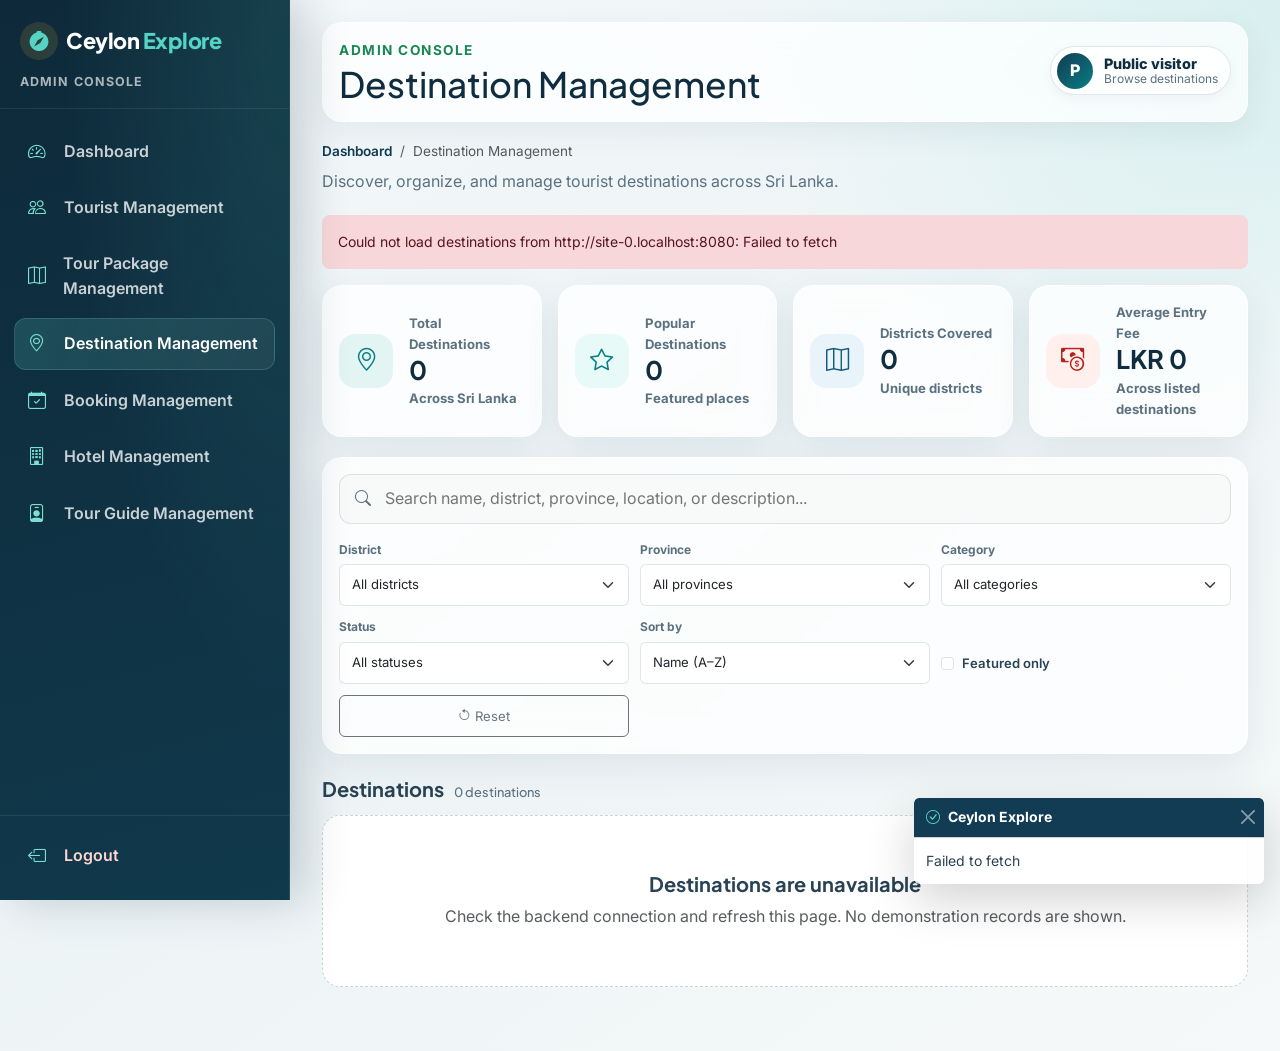
<file: tourism-management/destinations.html>
<!DOCTYPE html>
<html lang="en">
<head>
    <meta charset="UTF-8">
    <meta name="viewport" content="width=device-width, initial-scale=1.0">
    <title>Destination Management | Ceylon Explore</title>
    <meta name="description" content="Discover, organize, and manage tourist destinations across Sri Lanka.">

    <link rel="preconnect" href="https://fonts.googleapis.com">
    <link rel="preconnect" href="https://fonts.gstatic.com" crossorigin>
    <link href="https://fonts.googleapis.com/css2?family=Inter:wght@300;400;500;600;700&family=Plus+Jakarta+Sans:wght@400;500;600;700;800&display=swap" rel="stylesheet">
    <link href="https://cdn.jsdelivr.net/npm/bootstrap@5.3.2/dist/css/bootstrap.min.css" rel="stylesheet">
    <link rel="stylesheet" href="https://cdn.jsdelivr.net/npm/bootstrap-icons@1.11.1/font/bootstrap-icons.css">
    <link rel="stylesheet" href="css/style.css">
    <link rel="stylesheet" href="css/admin-dashboard.css">
    <link rel="stylesheet" href="css/destinations.css">
</head>
<body class="admin-dashboard-body">
    <div class="dashboard-shell">
        <aside class="admin-sidebar" id="adminSidebar" aria-label="Admin dashboard navigation">
            <div class="sidebar-header">
                <a class="admin-brand d-flex align-items-center text-decoration-none" href="index.html" aria-label="Ceylon Explore home">
                    <span class="brand-icon me-2"><i class="bi bi-compass-fill"></i></span>
                    <span class="brand-text">Ceylon <span class="text-gold">Explore</span></span>
                </a>
                <span class="sidebar-label">Admin Console</span>
            </div>
            <nav class="sidebar-nav">
                <a class="sidebar-link" href="admin-dashboard.html" data-module="Dashboard">
                    <i class="bi bi-speedometer2"></i><span>Dashboard</span>
                </a>
                <a class="sidebar-link" href="tourists.html" data-module="Tourist Management">
                    <i class="bi bi-people"></i><span>Tourist Management</span>
                </a>
                <a class="sidebar-link" href="tour-packages.html" data-module="Tour Package Management">
                    <i class="bi bi-map"></i><span>Tour Package Management</span>
                </a>
                <a class="sidebar-link active" href="destinations.html" aria-current="page">
                    <i class="bi bi-geo-alt"></i><span>Destination Management</span>
                </a>
                <a class="sidebar-link" href="bookings.html" data-module="Booking Management">
                    <i class="bi bi-calendar-check"></i><span>Booking Management</span>
                </a>
                <a class="sidebar-link" href="hotels.html" data-module="Hotel Management">
                    <i class="bi bi-building"></i><span>Hotel Management</span>
                </a>
                <a class="sidebar-link" href="tour-guides.html" data-module="Tour Guide Management">
                    <i class="bi bi-person-badge"></i><span>Tour Guide Management</span>
                </a>
            </nav>
            <div class="sidebar-footer">
                <a class="sidebar-link logout-link" href="admin-login.html">
                    <i class="bi bi-box-arrow-left"></i><span>Logout</span>
                </a>
            </div>
        </aside>
        <div class="sidebar-backdrop" id="sidebarBackdrop" aria-hidden="true"></div>

        <main class="dashboard-main destination-main">
            <header class="admin-topbar">
                <div class="d-flex align-items-center gap-3">
                    <button class="icon-button sidebar-toggle" type="button" id="sidebarToggle" aria-label="Toggle sidebar" aria-controls="adminSidebar" aria-expanded="false">
                        <i class="bi bi-list"></i>
                    </button>
                    <div>
                        <span class="section-badge text-uppercase fw-bold text-success">Admin Console</span>
                        <h1 class="page-title mb-0">Destination Management</h1>
                    </div>
                </div>
                <div class="topbar-actions">
                    <div class="admin-profile" aria-label="Administrator profile">
                        <span class="profile-avatar">P</span>
                        <div>
                            <span class="profile-name">Public visitor</span>
                            <span class="profile-role">Browse destinations</span>
                        </div>
                    </div>
                </div>
            </header>

            <div class="destination-heading">
                <div>
                    <nav aria-label="Breadcrumb">
                        <ol class="breadcrumb destination-breadcrumb">
                            <li class="breadcrumb-item"><a href="admin-dashboard.html">Dashboard</a></li>
                            <li class="breadcrumb-item active" aria-current="page">Destination Management</li>
                        </ol>
                    </nav>
                    <p class="destination-subtitle mb-0">Discover, organize, and manage tourist destinations across Sri Lanka.</p>
                </div>
                <button class="btn btn-emerald destination-add-button d-none" type="button" id="addDestinationButton">
                    <i class="bi bi-plus-lg me-2"></i>Add New Destination
                </button>
            </div>

            <div class="alert alert-info border-0 rounded-3 small destination-page-status" id="destinationPageStatus" role="status" aria-live="polite">
                Loading destinations from the backend...
            </div>

            <section class="stats-grid destination-stats" aria-label="Destination statistics">
                <article class="stat-card">
                    <span class="stat-icon emerald"><i class="bi bi-geo-alt"></i></span>
                    <div><span class="stat-label">Total Destinations</span><strong class="stat-value" id="totalDestinations">0</strong><span class="stat-trend neutral">Across Sri Lanka</span></div>
                </article>
                <article class="stat-card">
                    <span class="stat-icon gold"><i class="bi bi-star"></i></span>
                    <div><span class="stat-label">Popular Destinations</span><strong class="stat-value" id="popularDestinations">0</strong><span class="stat-trend neutral">Featured places</span></div>
                </article>
                <article class="stat-card">
                    <span class="stat-icon blue"><i class="bi bi-map"></i></span>
                    <div><span class="stat-label">Districts Covered</span><strong class="stat-value" id="districtsCovered">0</strong><span class="stat-trend neutral">Unique districts</span></div>
                </article>
                <article class="stat-card">
                    <span class="stat-icon rose"><i class="bi bi-cash-coin"></i></span>
                    <div><span class="stat-label">Average Entry Fee</span><strong class="stat-value stat-currency" id="averageEntryFee">LKR 0</strong><span class="stat-trend neutral">Across listed destinations</span></div>
                </article>
            </section>

            <section class="destination-toolbar dashboard-panel" aria-label="Search and filter destinations">
                <div class="destination-search-wrap">
                    <label class="visually-hidden" for="destinationSearch">Search destinations</label>
                    <i class="bi bi-search" aria-hidden="true"></i>
                    <input id="destinationSearch" type="search" placeholder="Search name, district, province, location, or description..." autocomplete="off">
                </div>
                <div class="destination-filters">
                    <div class="filter-control">
                        <label for="districtFilter">District</label>
                        <select id="districtFilter" class="form-select"><option value="">All districts</option></select>
                    </div>
                    <div class="filter-control">
                        <label for="provinceFilter">Province</label>
                        <select id="provinceFilter" class="form-select"><option value="">All provinces</option></select>
                    </div>
                    <div class="filter-control">
                        <label for="categoryFilter">Category</label>
                        <select id="categoryFilter" class="form-select"><option value="">All categories</option></select>
                    </div>
                    <div class="filter-control">
                        <label for="statusFilter">Status</label>
                        <select id="statusFilter" class="form-select">
                            <option value="">All statuses</option>
                            <option value="Active">Active</option>
                            <option value="Inactive">Inactive</option>
                        </select>
                    </div>
                    <div class="filter-control sort-control">
                        <label for="sortFilter">Sort by</label>
                        <select id="sortFilter" class="form-select">
                            <option value="name">Name (A–Z)</option>
                            <option value="fee-asc">Entry fee (low to high)</option>
                            <option value="fee-desc">Entry fee (high to low)</option>
                        </select>
                    </div>
                    <label class="featured-filter" for="featuredFilter">
                        <input class="form-check-input" type="checkbox" id="featuredFilter">
                        <span>Featured only</span>
                    </label>
                    <button class="btn btn-outline-secondary reset-filters" type="button" id="resetFiltersButton">
                        <i class="bi bi-arrow-counterclockwise me-1"></i>Reset
                    </button>
                </div>
            </section>

            <div class="destination-results-header">
                <h2 class="h5 fw-bold mb-0">Destinations <span class="results-count" id="destinationCount">0 destinations</span></h2>
            </div>
            <section class="destination-grid" id="destinationGrid" aria-label="Destination listing" aria-live="polite"></section>
        </main>
    </div>

    <div class="toast-container position-fixed bottom-0 end-0 p-3 destination-toast-container">
        <div id="destinationToast" class="toast border-0 shadow-lg" role="status" aria-live="polite" aria-atomic="true">
            <div class="toast-header bg-emerald text-white">
                <i class="bi bi-check-circle me-2 text-gold" id="destinationToastIcon"></i>
                <strong class="me-auto">Ceylon Explore</strong>
                <button type="button" class="btn-close btn-close-white" data-bs-dismiss="toast" aria-label="Close"></button>
            </div>
            <div class="toast-body" id="destinationToastBody"></div>
        </div>
    </div>

    <div class="modal fade" id="destinationFormModal" tabindex="-1" aria-labelledby="destinationFormTitle" aria-hidden="true">
        <div class="modal-dialog modal-lg modal-dialog-scrollable">
            <div class="modal-content destination-modal">
                <form id="destinationForm" novalidate>
                    <div class="modal-header">
                        <div>
                            <span class="modal-eyebrow">Destination details</span>
                            <h2 class="modal-title fs-4 fw-bold" id="destinationFormTitle">Add New Destination</h2>
                        </div>
                        <button type="button" class="btn-close" data-bs-dismiss="modal" aria-label="Close"></button>
                    </div>
                    <div class="modal-body">
                        <div class="form-section-label"><i class="bi bi-card-text me-2"></i>Essential information</div>
                        <div class="row g-3">
                            <div class="col-md-4">
                                <label class="form-label" for="destinationId">Destination ID</label>
                                <input class="form-control" id="destinationId" name="id" type="text" readonly>
                                <div class="form-text">Assigned by the database when saved and kept unchanged.</div>
                            </div>
                            <div class="col-md-8">
                                <label class="form-label" for="destinationName">Destination Name <span class="required-mark">*</span></label>
                                <input class="form-control" id="destinationName" name="name" type="text" maxlength="120" required>
                                <div class="invalid-feedback">Enter a destination name.</div>
                            </div>
                            <div class="col-md-6">
                                <label class="form-label" for="destinationDistrict">District <span class="required-mark">*</span></label>
                                <input class="form-control" id="destinationDistrict" name="district" type="text" maxlength="60" required>
                                <div class="invalid-feedback">Enter the district.</div>
                            </div>
                            <div class="col-md-6">
                                <label class="form-label" for="destinationProvince">Province <span class="required-mark">*</span></label>
                                <select class="form-select" id="destinationProvince" name="province" required>
                                    <option value="">Select a province</option>
                                    <option>Central</option><option>Eastern</option><option>North Central</option>
                                    <option>Northern</option><option>North Western</option><option>Sabaragamuwa</option>
                                    <option>Southern</option><option>Uva</option><option>Western</option>
                                </select>
                                <div class="invalid-feedback">Select a province.</div>
                            </div>
                            <div class="col-md-6">
                                <label class="form-label" for="destinationCategory">Destination Category <span class="required-mark">*</span></label>
                                <select class="form-select" id="destinationCategory" name="category" required>
                                    <option value="">Select a category</option>
                                    <option>Historical and Cultural</option><option>Beach</option><option>Wildlife</option>
                                    <option>Nature and Adventure</option><option>Hill Country</option><option>Religious</option>
                                </select>
                                <div class="invalid-feedback">Select a destination category.</div>
                            </div>
                            <div class="col-md-6">
                                <label class="form-label" for="destinationFee">Entry Fee (LKR) <span class="required-mark">*</span></label>
                                <div class="input-group">
                                    <span class="input-group-text">LKR</span>
                                    <input class="form-control" id="destinationFee" name="entryFee" type="number" min="0" step="0.01" required>
                                    <div class="invalid-feedback">Enter a fee of zero or more.</div>
                                </div>
                            </div>
                            <div class="col-12">
                                <label class="form-label" for="destinationShortDescription">Short Description <span class="required-mark">*</span></label>
                                <textarea class="form-control" id="destinationShortDescription" name="shortDescription" rows="2" maxlength="240" required></textarea>
                                <div class="invalid-feedback">Add a short description.</div>
                            </div>
                            <div class="col-12">
                                <label class="form-label" for="destinationFullDescription">Full Description <span class="optional-label">Optional</span></label>
                                <textarea class="form-control" id="destinationFullDescription" name="fullDescription" rows="4" maxlength="2000"></textarea>
                            </div>
                        </div>

                        <div class="form-section-label mt-4"><i class="bi bi-calendar2-week me-2"></i>Visit planning</div>
                        <div class="row g-3">
                            <div class="col-md-6">
                                <label class="form-label" for="destinationBestTime">Best Time to Visit <span class="required-mark">*</span></label>
                                <input class="form-control" id="destinationBestTime" name="bestTime" type="text" maxlength="100" placeholder="e.g. December to April" required>
                                <div class="invalid-feedback">Enter the best time to visit.</div>
                            </div>
                            <div class="col-md-6">
                                <label class="form-label" for="destinationDuration">Recommended Visit Duration <span class="required-mark">*</span></label>
                                <input class="form-control" id="destinationDuration" name="duration" type="text" maxlength="80" placeholder="e.g. 2–3 hours" required>
                                <div class="invalid-feedback">Enter a recommended visit duration.</div>
                            </div>
                            <div class="col-md-6">
                                <label class="form-label" for="destinationHours">Opening Hours <span class="optional-label">Optional</span></label>
                                <input class="form-control" id="destinationHours" name="openingHours" type="text" maxlength="100" placeholder="e.g. 6:00 AM – 6:00 PM">
                            </div>
                            <div class="col-md-6">
                                <label class="form-label" for="destinationAddress">Address or Location <span class="required-mark">*</span></label>
                                <input class="form-control" id="destinationAddress" name="address" type="text" maxlength="180" required>
                                <div class="invalid-feedback">Enter an address or location.</div>
                            </div>
                        </div>

                        <div class="form-section-label mt-4"><i class="bi bi-geo me-2"></i>Map coordinates <span class="optional-label">Optional</span></div>
                        <div class="row g-3">
                            <div class="col-md-6">
                                <label class="form-label" for="destinationLatitude">Latitude</label>
                                <input class="form-control" id="destinationLatitude" name="latitude" type="number" min="-90" max="90" step="any" placeholder="Between -90 and 90">
                                <div class="invalid-feedback" id="latitudeFeedback">Latitude must be between -90 and 90.</div>
                            </div>
                            <div class="col-md-6">
                                <label class="form-label" for="destinationLongitude">Longitude</label>
                                <input class="form-control" id="destinationLongitude" name="longitude" type="number" min="-180" max="180" step="any" placeholder="Between -180 and 180">
                                <div class="invalid-feedback" id="longitudeFeedback">Longitude must be between -180 and 180.</div>
                            </div>
                        </div>

                        <div class="form-section-label mt-4"><i class="bi bi-sliders me-2"></i>Display and status</div>
                        <div class="row g-3">
                            <div class="col-md-6">
                                <label class="form-label" for="destinationFeatured">Featured Destination</label>
                                <select class="form-select" id="destinationFeatured" name="featured">
                                    <option value="false">No</option><option value="true">Yes</option>
                                </select>
                            </div>
                            <div class="col-md-6">
                                <label class="form-label" for="destinationStatus">Destination Status</label>
                                <select class="form-select" id="destinationStatus" name="status">
                                    <option>Active</option><option>Inactive</option>
                                </select>
                            </div>
                            <div class="col-12">
                                <label class="form-label" for="destinationImage">Image URL <span class="optional-label">Optional</span></label>
                                <input class="form-control" id="destinationImage" name="image" type="text" maxlength="500" placeholder="https://example.com/destination.jpg">
                                <div class="form-text">Use an image URL; broken or unavailable images show a local fallback.</div>
                                <div class="invalid-feedback">Enter an HTTP, HTTPS, or relative image URL.</div>
                            </div>
                        </div>
                        <div class="alert alert-danger py-2 mt-3 d-none" id="destinationFormError" role="alert"></div>
                    </div>
                    <div class="modal-footer">
                        <button class="btn btn-light" type="button" data-bs-dismiss="modal">Cancel</button>
                        <button class="btn btn-emerald px-4" type="submit"><i class="bi bi-check2 me-1"></i><span id="saveDestinationLabel">Save Destination</span></button>
                    </div>
                </form>
            </div>
        </div>
    </div>

    <div class="modal fade" id="deleteDestinationModal" tabindex="-1" aria-labelledby="deleteDestinationTitle" aria-hidden="true">
        <div class="modal-dialog modal-dialog-centered modal-sm">
            <div class="modal-content destination-modal">
                <div class="modal-header border-0 pb-0">
                    <span class="delete-icon"><i class="bi bi-trash3"></i></span>
                    <button type="button" class="btn-close" data-bs-dismiss="modal" aria-label="Close"></button>
                </div>
                <div class="modal-body pt-3">
                    <h2 class="h5 fw-bold" id="deleteDestinationTitle">Delete destination?</h2>
                    <p class="text-muted mb-0">You are about to delete <strong id="deleteDestinationName"></strong> (<span id="deleteDestinationId"></span>). This action cannot be undone.</p>
                </div>
                <div class="modal-footer border-0 pt-0">
                    <button class="btn btn-light" type="button" data-bs-dismiss="modal">Cancel</button>
                    <button class="btn btn-danger" type="button" id="confirmDeleteButton">Delete Destination</button>
                </div>
            </div>
        </div>
    </div>

    <div class="modal fade" id="destinationDetailsModal" tabindex="-1" aria-labelledby="destinationDetailsTitle" aria-hidden="true">
        <div class="modal-dialog modal-lg modal-dialog-centered modal-dialog-scrollable">
            <div class="modal-content destination-modal destination-details-modal" id="destinationDetailsContent"></div>
        </div>
    </div>

    <script src="https://cdn.jsdelivr.net/npm/bootstrap@5.3.2/dist/js/bootstrap.bundle.min.js"></script>
    <script src="js/destinations.js"></script>
</body>
</html>
</file>
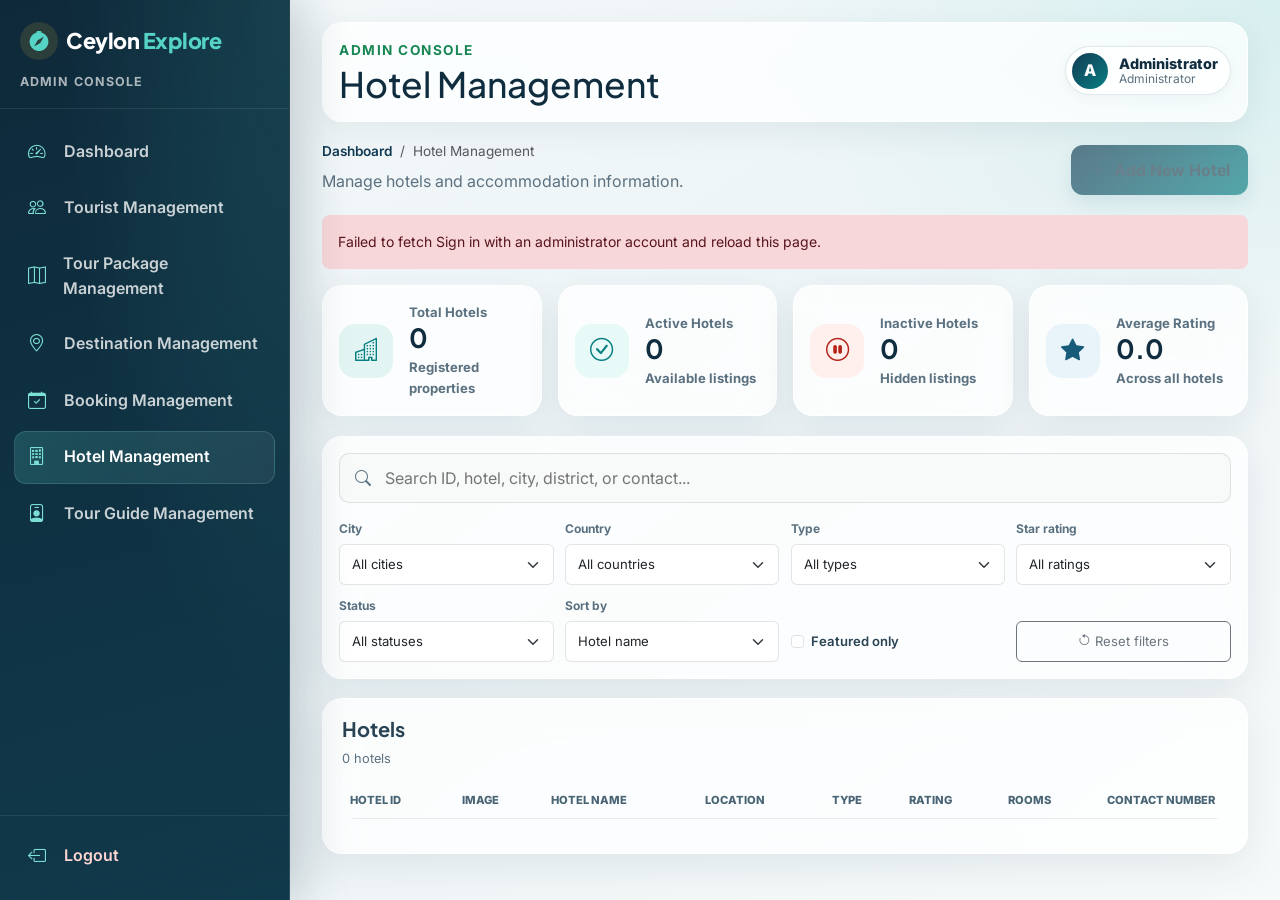
<file: tourism-management/hotels.html>
<!DOCTYPE html>
<html lang="en">
<head>
    <meta charset="UTF-8">
    <meta name="viewport" content="width=device-width, initial-scale=1.0">
    <title>Hotel Management | Ceylon Explore</title>
    <meta name="description" content="Manage hotel and accommodation information for Ceylon Explore.">
    <link rel="preconnect" href="https://fonts.googleapis.com">
    <link rel="preconnect" href="https://fonts.gstatic.com" crossorigin>
    <link href="https://fonts.googleapis.com/css2?family=Inter:wght@300;400;500;600;700&family=Plus+Jakarta+Sans:wght@400;500;600;700;800&display=swap" rel="stylesheet">
    <link href="https://cdn.jsdelivr.net/npm/bootstrap@5.3.2/dist/css/bootstrap.min.css" rel="stylesheet">
    <link rel="stylesheet" href="https://cdn.jsdelivr.net/npm/bootstrap-icons@1.11.1/font/bootstrap-icons.css">
    <link rel="stylesheet" href="css/style.css">
    <link rel="stylesheet" href="css/admin-dashboard.css">
    <link rel="stylesheet" href="css/hotels.css">
</head>
<body class="admin-dashboard-body">
    <div class="dashboard-shell">
        <aside class="admin-sidebar" id="adminSidebar" aria-label="Admin dashboard navigation">
            <div class="sidebar-header">
                <a class="admin-brand d-flex align-items-center text-decoration-none" href="index.html" aria-label="Ceylon Explore home">
                    <span class="brand-icon me-2"><i class="bi bi-compass-fill"></i></span>
                    <span class="brand-text">Ceylon <span class="text-gold">Explore</span></span>
                </a>
                <span class="sidebar-label">Admin Console</span>
            </div>
            <nav class="sidebar-nav">
                <a class="sidebar-link" href="admin-dashboard.html" data-module="Dashboard"><i class="bi bi-speedometer2"></i><span>Dashboard</span></a>
                <a class="sidebar-link" href="tourists.html" data-module="Tourist Management"><i class="bi bi-people"></i><span>Tourist Management</span></a>
                <a class="sidebar-link" href="tour-packages.html" data-module="Tour Package Management"><i class="bi bi-map"></i><span>Tour Package Management</span></a>
                <a class="sidebar-link" href="destinations.html" data-module="Destination Management"><i class="bi bi-geo-alt"></i><span>Destination Management</span></a>
                <a class="sidebar-link" href="bookings.html" data-module="Booking Management"><i class="bi bi-calendar-check"></i><span>Booking Management</span></a>
                <a class="sidebar-link active" href="hotels.html" aria-current="page"><i class="bi bi-building"></i><span>Hotel Management</span></a>
                <a class="sidebar-link" href="tour-guides.html" data-module="Tour Guide Management"><i class="bi bi-person-badge"></i><span>Tour Guide Management</span></a>
            </nav>
            <div class="sidebar-footer"><a class="sidebar-link logout-link" href="admin-login.html"><i class="bi bi-box-arrow-left"></i><span>Logout</span></a></div>
        </aside>
        <div class="sidebar-backdrop" id="sidebarBackdrop" aria-hidden="true"></div>

        <main class="dashboard-main hotel-main">
            <header class="admin-topbar">
                <div class="d-flex align-items-center gap-3">
                    <button class="icon-button sidebar-toggle" type="button" id="sidebarToggle" aria-label="Toggle sidebar" aria-controls="adminSidebar" aria-expanded="false"><i class="bi bi-list"></i></button>
                    <div><span class="section-badge text-uppercase fw-bold text-success">Admin Console</span><h1 class="page-title mb-0">Hotel Management</h1></div>
                </div>
                <div class="topbar-actions"><div class="admin-profile" aria-label="Administrator profile"><span class="profile-avatar">A</span><div><span class="profile-name" id="adminProfileName">Administrator</span><span class="profile-role">Administrator</span></div></div></div>
            </header>

            <div class="hotel-heading">
                <div><nav aria-label="Breadcrumb"><ol class="breadcrumb hotel-breadcrumb"><li class="breadcrumb-item"><a href="admin-dashboard.html">Dashboard</a></li><li class="breadcrumb-item active" aria-current="page">Hotel Management</li></ol></nav><p class="hotel-subtitle mb-0">Manage hotels and accommodation information.</p></div>
                <button class="btn btn-emerald hotel-add-button" type="button" id="addHotelButton"><i class="bi bi-plus-lg me-2"></i>Add New Hotel</button>
            </div>
            <div class="alert alert-info border-0 rounded-3 small" id="hotelPageStatus" role="status">Connecting to hotel services…</div>

            <section class="stats-grid hotel-stats" aria-label="Hotel statistics">
                <article class="stat-card"><span class="stat-icon emerald"><i class="bi bi-buildings"></i></span><div><span class="stat-label">Total Hotels</span><strong class="stat-value" id="totalHotels">0</strong><span class="stat-trend neutral">Registered properties</span></div></article>
                <article class="stat-card"><span class="stat-icon gold"><i class="bi bi-check-circle"></i></span><div><span class="stat-label">Active Hotels</span><strong class="stat-value" id="activeHotels">0</strong><span class="stat-trend neutral">Available listings</span></div></article>
                <article class="stat-card"><span class="stat-icon rose"><i class="bi bi-pause-circle"></i></span><div><span class="stat-label">Inactive Hotels</span><strong class="stat-value" id="inactiveHotels">0</strong><span class="stat-trend neutral">Hidden listings</span></div></article>
                <article class="stat-card"><span class="stat-icon blue"><i class="bi bi-star-fill"></i></span><div><span class="stat-label">Average Rating</span><strong class="stat-value" id="averageRating">0.0</strong><span class="stat-trend neutral">Across all hotels</span></div></article>
            </section>

            <section class="hotel-toolbar dashboard-panel" aria-label="Search and filter hotels">
                <div class="hotel-search-wrap"><label class="visually-hidden" for="hotelSearch">Search hotels</label><i class="bi bi-search" aria-hidden="true"></i><input id="hotelSearch" type="search" placeholder="Search ID, hotel, city, district, or contact..." autocomplete="off"></div>
                <div class="hotel-filters">
                    <div class="hotel-filter"><label for="cityFilter">City</label><select id="cityFilter" class="form-select"><option value="">All cities</option></select></div>
                    <div class="hotel-filter"><label for="countryFilter">Country</label><select id="countryFilter" class="form-select"><option value="">All countries</option></select></div>
                    <div class="hotel-filter"><label for="typeFilter">Type</label><select id="typeFilter" class="form-select"><option value="">All types</option><option value="RESORT">Resort</option><option value="LUXURY">Luxury</option><option value="BUDGET">Budget</option><option value="BOUTIQUE">Boutique</option><option value="BUSINESS">Business</option><option value="GUEST_HOUSE">Guest house</option><option value="VILLA">Villa</option><option value="OTHER">Other</option></select></div>
                    <div class="hotel-filter"><label for="ratingFilter">Star rating</label><select id="ratingFilter" class="form-select"><option value="">All ratings</option><option value="1">1 star</option><option value="2">2 stars</option><option value="3">3 stars</option><option value="4">4 stars</option><option value="5">5 stars</option></select></div>
                    <div class="hotel-filter"><label for="statusFilter">Status</label><select id="statusFilter" class="form-select"><option value="">All statuses</option><option value="ACTIVE">Active</option><option value="INACTIVE">Inactive</option></select></div>
                    <div class="hotel-filter"><label for="sortFilter">Sort by</label><select id="sortFilter" class="form-select"><option value="name">Hotel name</option><option value="rating">Star rating</option><option value="city">City</option></select></div>
                    <label class="hotel-featured-filter" for="featuredFilter"><input class="form-check-input" type="checkbox" id="featuredFilter"><span>Featured only</span></label>
                    <button class="btn btn-outline-secondary hotel-reset-button" type="button" id="resetFiltersButton"><i class="bi bi-arrow-counterclockwise me-1"></i>Reset filters</button>
                </div>
            </section>

            <section class="hotel-table-panel dashboard-panel" aria-label="Hotel records">
                <div class="hotel-table-heading"><div><h2 class="h5 fw-bold mb-1">Hotels</h2><span class="hotel-results-count" id="hotelCount">0 hotels</span></div></div>
                <div class="table-responsive"><table class="table align-middle hotel-table"><thead><tr><th scope="col">Hotel ID</th><th scope="col">Image</th><th scope="col">Hotel Name</th><th scope="col">Location</th><th scope="col">Type</th><th scope="col">Rating</th><th scope="col">Rooms</th><th scope="col">Contact Number</th><th scope="col">Status</th><th scope="col">Actions</th></tr></thead><tbody id="hotelTableBody"></tbody></table></div>
                <div class="hotel-pagination-row"><span id="paginationSummary" class="text-muted small"></span><nav aria-label="Hotel pages"><ul class="pagination pagination-sm mb-0" id="hotelPagination"></ul></nav></div>
            </section>
        </main>
    </div>

    <div class="toast-container position-fixed bottom-0 end-0 p-3"><div id="hotelToast" class="toast border-0 shadow-lg" role="status" aria-live="polite" aria-atomic="true"><div class="toast-header bg-emerald text-white"><i class="bi bi-check-circle me-2 text-gold"></i><strong class="me-auto">Ceylon Explore</strong><button type="button" class="btn-close btn-close-white" data-bs-dismiss="toast" aria-label="Close"></button></div><div class="toast-body" id="hotelToastBody"></div></div></div>

    <div class="modal fade" id="hotelFormModal" tabindex="-1" aria-labelledby="hotelFormTitle" aria-hidden="true"><div class="modal-dialog modal-xl modal-dialog-scrollable"><div class="modal-content hotel-modal"><form id="hotelForm" novalidate>
        <div class="modal-header"><div><span class="modal-eyebrow">Hotel details</span><h2 class="modal-title fs-4 fw-bold" id="hotelFormTitle">Add New Hotel</h2></div><button type="button" class="btn-close" data-bs-dismiss="modal" aria-label="Close"></button></div>
        <div class="modal-body">
            <div class="form-section-label"><i class="bi bi-card-text me-2"></i>Hotel information</div>
            <div class="row g-3">
                <div class="col-md-4"><label class="form-label" for="hotelId">Hotel ID</label><input class="form-control" id="hotelId" readonly><div class="form-text">Assigned by the server.</div></div>
                <div class="col-md-8"><label class="form-label" for="hotelName">Hotel Name <span class="required-mark">*</span></label><input class="form-control" id="hotelName" maxlength="120" required><div class="invalid-feedback">Enter a hotel name.</div></div>
                <div class="col-12"><label class="form-label" for="hotelDescription">Description <span class="optional-label">Optional</span></label><textarea class="form-control" id="hotelDescription" rows="3" maxlength="1500"></textarea></div>
                <div class="col-md-6"><label class="form-label" for="hotelAddress">Address <span class="required-mark">*</span></label><input class="form-control" id="hotelAddress" maxlength="255" required><div class="invalid-feedback">Enter the street address.</div></div>
                <div class="col-md-3"><label class="form-label" for="hotelCity">City <span class="required-mark">*</span></label><input class="form-control" id="hotelCity" maxlength="80" required><div class="invalid-feedback">Enter a city.</div></div>
                <div class="col-md-3"><label class="form-label" for="hotelDistrict">District <span class="required-mark">*</span></label><input class="form-control" id="hotelDistrict" maxlength="80" required><div class="invalid-feedback">Enter a district.</div></div>
                <div class="col-md-4"><label class="form-label" for="hotelCountry">Country <span class="required-mark">*</span></label><input class="form-control" id="hotelCountry" maxlength="100" required><div class="invalid-feedback">Enter a country.</div></div>
                <div class="col-md-4"><label class="form-label" for="hotelProvince">Province <span class="required-mark">*</span></label><select class="form-select" id="hotelProvince" required><option value="">Select a province</option><option>Central</option><option>Eastern</option><option>North Central</option><option>Northern</option><option>North Western</option><option>Sabaragamuwa</option><option>Southern</option><option>Uva</option><option>Western</option></select><div class="invalid-feedback">Select a province.</div></div>
                <div class="col-md-4"><label class="form-label" for="hotelContact">Contact Number <span class="required-mark">*</span></label><input class="form-control" id="hotelContact" type="tel" maxlength="30" required><div class="invalid-feedback">Enter a valid contact number.</div></div>
                <div class="col-md-4"><label class="form-label" for="hotelEmail">Email Address <span class="required-mark">*</span></label><input class="form-control" id="hotelEmail" type="email" maxlength="254" required><div class="invalid-feedback">Enter a valid email address.</div></div>
                <div class="col-md-6"><label class="form-label" for="hotelWebsite">Website URL <span class="optional-label">Optional</span></label><input class="form-control" id="hotelWebsite" type="url" maxlength="300" placeholder="https://example.com"><div class="invalid-feedback">Enter a valid HTTP or HTTPS website URL.</div></div>
                <div class="col-md-3"><label class="form-label" for="hotelRating">Star Rating <span class="required-mark">*</span></label><select class="form-select" id="hotelRating" required><option value="">Select rating</option><option value="1">1 star</option><option value="2">2 stars</option><option value="3">3 stars</option><option value="4">4 stars</option><option value="5">5 stars</option></select><div class="invalid-feedback">Select a rating from 1 to 5.</div></div>
                <div class="col-md-3"><label class="form-label" for="hotelType">Hotel Type <span class="required-mark">*</span></label><select class="form-select" id="hotelType" required><option value="">Select type</option><option value="RESORT">Resort</option><option value="LUXURY">Luxury</option><option value="BUDGET">Budget</option><option value="BOUTIQUE">Boutique</option><option value="BUSINESS">Business</option><option value="GUEST_HOUSE">Guest house</option><option value="VILLA">Villa</option><option value="OTHER">Other</option></select><div class="invalid-feedback">Select a hotel type.</div></div>
                <div class="col-md-6"><div class="form-text mt-4">Manage room types, availability, capacity and nightly prices in the hotel's room manager.</div><div class="row g-3 mt-1"><div class="col-6"><label class="form-label" for="hotelCheckIn">Check-in Time</label><input class="form-control" id="hotelCheckIn" type="time"></div><div class="col-6"><label class="form-label" for="hotelCheckOut">Check-out Time</label><input class="form-control" id="hotelCheckOut" type="time"></div></div></div>
                <div class="col-12"><fieldset><legend class="form-label mb-2">Facilities</legend><div class="hotel-check-grid" id="facilityOptions"><label><input class="form-check-input" type="checkbox" value="Wi-Fi"> Wi-Fi</label><label><input class="form-check-input" type="checkbox" value="Swimming Pool"> Swimming Pool</label><label><input class="form-check-input" type="checkbox" value="Restaurant"> Restaurant</label><label><input class="form-check-input" type="checkbox" value="Air Conditioning"> Air Conditioning</label><label><input class="form-check-input" type="checkbox" value="Parking"> Parking</label><label><input class="form-check-input" type="checkbox" value="Gym"> Gym</label><label><input class="form-check-input" type="checkbox" value="Spa"> Spa</label></div></fieldset></div>
                <div class="col-md-6"><label class="form-label" for="hotelImage">Hotel Image URL <span class="optional-label">Optional</span></label><input class="form-control" id="hotelImage" type="text" maxlength="500" placeholder="https://example.com/hotel.jpg"><div class="invalid-feedback">Enter an HTTP, HTTPS, or relative image URL.</div></div>
                <div class="col-md-3"><label class="form-label" for="hotelFeatured">Featured Hotel</label><select class="form-select" id="hotelFeatured"><option value="false">No</option><option value="true">Yes</option></select></div>
                <div class="col-md-3"><label class="form-label" for="hotelStatus">Status</label><select class="form-select" id="hotelStatus"><option value="ACTIVE">Active</option><option value="INACTIVE">Inactive</option></select></div>
            </div>
            <div class="alert alert-danger py-2 mt-3 d-none" id="hotelFormError" role="alert"></div>
        </div>
        <div class="modal-footer"><button class="btn btn-light" type="button" data-bs-dismiss="modal">Cancel</button><button class="btn btn-emerald px-4" type="submit"><i class="bi bi-check2 me-1"></i><span id="saveHotelLabel">Save Hotel</span></button></div>
    </form></div></div></div>

    <div class="modal fade" id="deleteHotelModal" tabindex="-1" aria-labelledby="deleteHotelTitle" aria-hidden="true"><div class="modal-dialog modal-dialog-centered modal-sm"><div class="modal-content hotel-modal"><div class="modal-header border-0 pb-0"><span class="delete-icon"><i class="bi bi-trash3"></i></span><button type="button" class="btn-close" data-bs-dismiss="modal" aria-label="Close"></button></div><div class="modal-body pt-3"><h2 class="h5 fw-bold" id="deleteHotelTitle">Delete hotel?</h2><p class="text-muted mb-0">You are about to delete <strong id="deleteHotelName"></strong> (<span id="deleteHotelId"></span>). This action cannot be undone.</p></div><div class="modal-footer border-0 pt-0"><button class="btn btn-light" type="button" data-bs-dismiss="modal">Cancel</button><button class="btn btn-danger" type="button" id="confirmDeleteButton">Delete Hotel</button></div></div></div></div>
    <div class="modal fade" id="hotelDetailsModal" tabindex="-1" aria-labelledby="hotelDetailsTitle" aria-hidden="true"><div class="modal-dialog modal-lg modal-dialog-centered modal-dialog-scrollable"><div class="modal-content hotel-modal" id="hotelDetailsContent"></div></div></div>
    <div class="modal fade" id="roomFormModal" tabindex="-1" aria-labelledby="roomFormTitle" aria-hidden="true"><div class="modal-dialog modal-lg modal-dialog-centered"><div class="modal-content hotel-modal"><form id="roomForm" novalidate><div class="modal-header"><div><span class="modal-eyebrow">Room details</span><h2 class="modal-title fs-4 fw-bold" id="roomFormTitle">Add Room</h2></div><button type="button" class="btn-close" data-bs-dismiss="modal" aria-label="Close"></button></div><div class="modal-body"><input type="hidden" id="roomId"><div class="row g-3"><div class="col-md-6"><label class="form-label" for="roomNumber">Room Number</label><input class="form-control" id="roomNumber" maxlength="30" required><div class="invalid-feedback">Enter a room number.</div></div><div class="col-md-6"><label class="form-label" for="roomType">Room Type</label><select class="form-select" id="roomType" required><option value="">Select type</option><option value="SINGLE">Single</option><option value="DOUBLE">Double</option><option value="TWIN">Twin</option><option value="DELUXE">Deluxe</option><option value="SUITE">Suite</option><option value="FAMILY">Family</option></select><div class="invalid-feedback">Select a room type.</div></div><div class="col-md-4"><label class="form-label" for="roomCapacity">Capacity (guests)</label><input class="form-control" id="roomCapacity" type="number" min="1" step="1" required><div class="invalid-feedback">Capacity must be at least one.</div></div><div class="col-md-4"><label class="form-label" for="roomPrice">Price per night (LKR)</label><input class="form-control" id="roomPrice" type="number" min="0" step="0.01" required><div class="invalid-feedback">Price cannot be negative.</div></div><div class="col-md-4"><label class="form-label" for="roomAvailable">Available rooms</label><input class="form-control" id="roomAvailable" type="number" min="0" step="1" required><div class="invalid-feedback">Enter zero or more rooms.</div></div><div class="col-12"><label class="form-label" for="roomDescription">Description</label><textarea class="form-control" id="roomDescription" rows="2" maxlength="1000"></textarea></div><div class="col-md-6"><label class="form-label" for="roomStatus">Status</label><select class="form-select" id="roomStatus"><option value="AVAILABLE">Available</option><option value="UNAVAILABLE">Unavailable</option><option value="MAINTENANCE">Maintenance</option></select></div></div><div class="alert alert-danger py-2 mt-3 d-none" id="roomFormError" role="alert"></div></div><div class="modal-footer"><button class="btn btn-light" type="button" data-bs-dismiss="modal">Cancel</button><button class="btn btn-emerald px-4" type="submit">Save Room</button></div></form></div></div></div>
    <script src="https://cdn.jsdelivr.net/npm/bootstrap@5.3.2/dist/js/bootstrap.bundle.min.js"></script>
    <script src="js/hotels.js"></script>
</body>
</html>
</file>
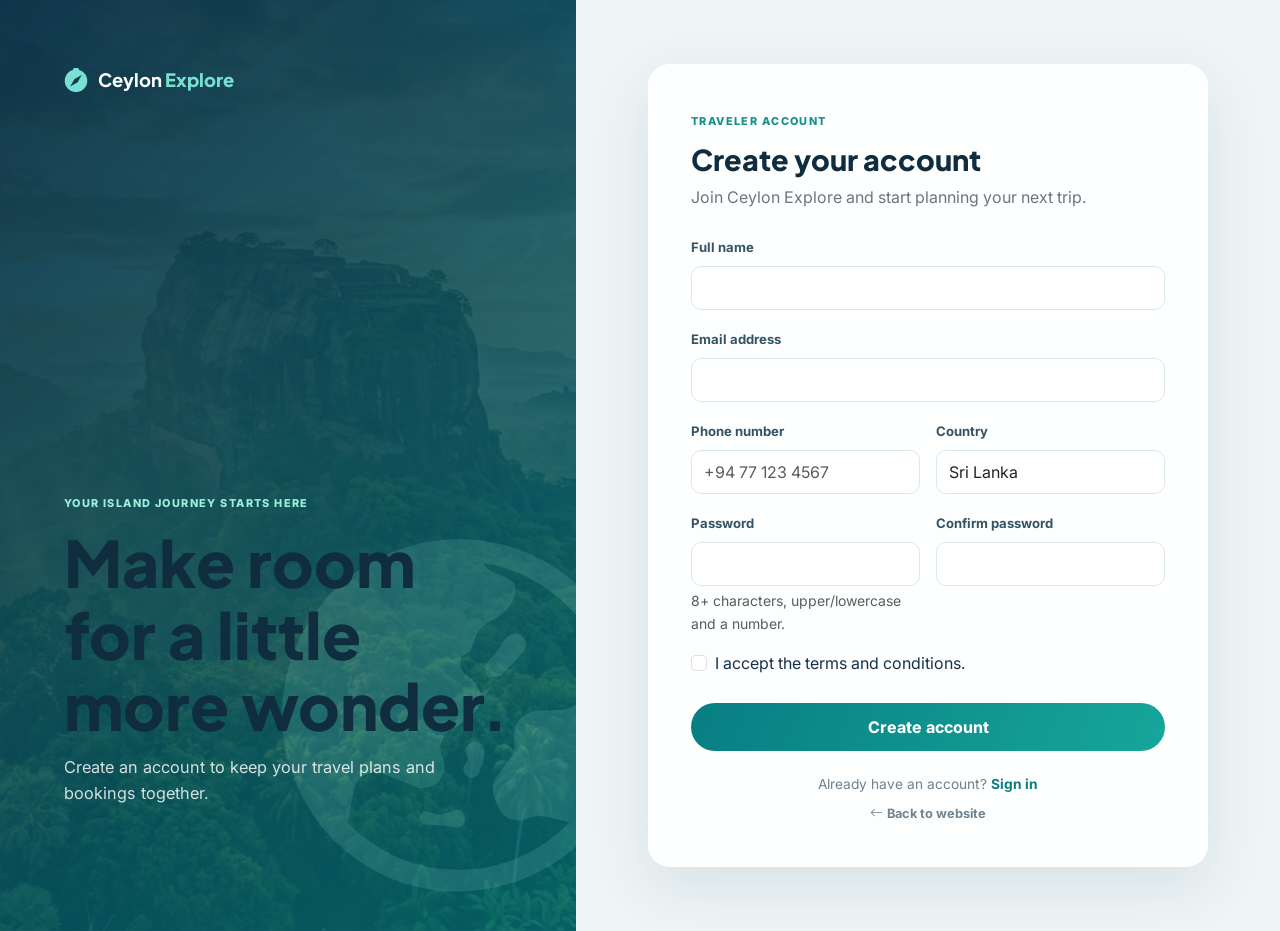
<file: tourism-management/register.html>
<!DOCTYPE html>
<html lang="en">
<head>
    <meta charset="UTF-8">
    <meta name="viewport" content="width=device-width, initial-scale=1.0">
    <title>Create Account | Ceylon Explore</title>
    <meta name="description" content="Create your Ceylon Explore traveler account.">
    <link rel="preconnect" href="https://fonts.googleapis.com">
    <link rel="preconnect" href="https://fonts.gstatic.com" crossorigin>
    <link href="https://fonts.googleapis.com/css2?family=Inter:wght@300;400;500;600;700&family=Plus+Jakarta+Sans:wght@400;500;600;700;800&display=swap" rel="stylesheet">
    <link href="https://cdn.jsdelivr.net/npm/bootstrap@5.3.2/dist/css/bootstrap.min.css" rel="stylesheet">
    <link rel="stylesheet" href="https://cdn.jsdelivr.net/npm/bootstrap-icons@1.11.1/font/bootstrap-icons.css">
    <link rel="stylesheet" href="css/style.css">
    <link rel="stylesheet" href="css/register.css">
</head>
<body class="register-body">
    <main class="register-shell">
        <section class="register-visual">
            <a class="register-brand" href="index.html"><i class="bi bi-compass-fill"></i><span>Ceylon <b>Explore</b></span></a>
            <div class="register-visual-copy"><span>YOUR ISLAND JOURNEY STARTS HERE</span><h1>Make room for a little more wonder.</h1><p>Create an account to keep your travel plans and bookings together.</p></div>
            <div class="register-visual-mark"><i class="bi bi-globe-asia-australia"></i></div>
        </section>
        <section class="register-panel">
            <div class="register-card">
                <span class="register-eyebrow">TRAVELER ACCOUNT</span>
                <h2>Create your account</h2>
                <p class="text-secondary mb-4">Join Ceylon Explore and start planning your next trip.</p>
                <div class="alert d-none" id="registerStatus" role="status" aria-live="polite"></div>
                <form id="registerForm" novalidate>
                    <div class="mb-3"><label class="form-label" for="registerName">Full name</label><input class="form-control" id="registerName" maxlength="120" autocomplete="name" required></div>
                    <div class="mb-3"><label class="form-label" for="registerEmail">Email address</label><input class="form-control" id="registerEmail" type="email" maxlength="254" autocomplete="email" required></div>
                    <div class="row g-3">
                        <div class="col-sm-6"><label class="form-label" for="registerPhone">Phone number</label><input class="form-control" id="registerPhone" type="tel" maxlength="30" pattern="[+()0-9.\-\s]{7,30}" autocomplete="tel" placeholder="+94 77 123 4567" required></div>
                        <div class="col-sm-6"><label class="form-label" for="registerCountry">Country</label><input class="form-control" id="registerCountry" maxlength="100" autocomplete="country-name" value="Sri Lanka" required></div>
                    </div>
                    <div class="row g-3 mt-0">
                        <div class="col-sm-6"><label class="form-label" for="registerPassword">Password</label><input class="form-control" id="registerPassword" type="password" minlength="8" maxlength="72" autocomplete="new-password" required><div class="form-text">8+ characters, upper/lowercase and a number.</div></div>
                        <div class="col-sm-6"><label class="form-label" for="confirmPassword">Confirm password</label><input class="form-control" id="confirmPassword" type="password" minlength="8" maxlength="72" autocomplete="new-password" required></div>
                    </div>
                    <div class="form-check mt-3"><input class="form-check-input" id="termsAccepted" type="checkbox" required><label class="form-check-label" for="termsAccepted">I accept the terms and conditions.</label></div>
                    <button class="btn btn-register-primary w-100 rounded-pill mt-4" id="registerButton" type="submit"><span class="button-label">Create account</span><span class="button-loading d-none"><span class="spinner-border spinner-border-sm me-2" aria-hidden="true"></span>Creating account…</span></button>
                </form>
                <p class="register-footer">Already have an account? <a href="admin-login.html">Sign in</a></p>
                <a class="register-home" href="index.html"><i class="bi bi-arrow-left me-1"></i>Back to website</a>
            </div>
        </section>
    </main>
    <script src="js/register.js"></script>
</body>
</html>
</file>
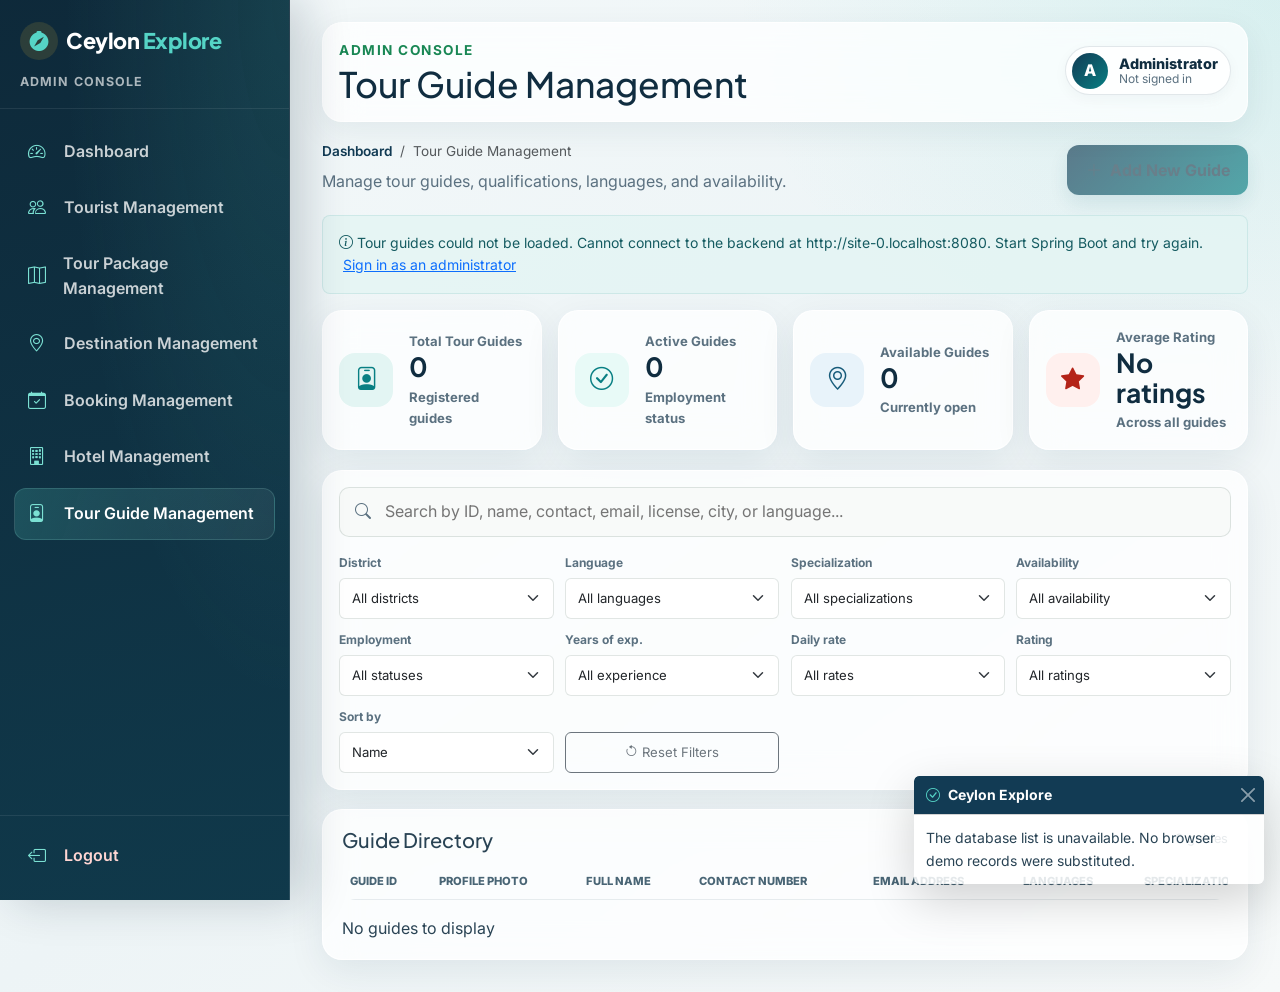
<file: tourism-management/tour-guides.html>
<!DOCTYPE html>
<html lang="en">
<head>
    <meta charset="UTF-8">
    <meta name="viewport" content="width=device-width, initial-scale=1.0">
    <title>Tour Guide Management | Ceylon Explore</title>
    <meta name="description" content="Manage tour guides, qualifications, languages, and availability for Ceylon Explore.">
    <link rel="preconnect" href="https://fonts.googleapis.com">
    <link rel="preconnect" href="https://fonts.gstatic.com" crossorigin>
    <link href="https://fonts.googleapis.com/css2?family=Inter:wght@300;400;500;600;700&family=Plus+Jakarta+Sans:wght@400;500;600;700;800&display=swap" rel="stylesheet">
    <link href="https://cdn.jsdelivr.net/npm/bootstrap@5.3.2/dist/css/bootstrap.min.css" rel="stylesheet">
    <link rel="stylesheet" href="https://cdn.jsdelivr.net/npm/bootstrap-icons@1.11.1/font/bootstrap-icons.css">
    <link rel="stylesheet" href="css/style.css">
    <link rel="stylesheet" href="css/admin-dashboard.css">
    <link rel="stylesheet" href="css/tour-guides.css">
</head>
<body class="admin-dashboard-body">
    <div class="dashboard-shell">
        <aside class="admin-sidebar" id="adminSidebar" aria-label="Admin dashboard navigation">
            <div class="sidebar-header">
                <a class="admin-brand d-flex align-items-center text-decoration-none" href="index.html" aria-label="Ceylon Explore home">
                    <span class="brand-icon me-2"><i class="bi bi-compass-fill"></i></span>
                    <span class="brand-text">Ceylon <span class="text-gold">Explore</span></span>
                </a>
                <span class="sidebar-label">Admin Console</span>
            </div>
            <nav class="sidebar-nav">
                <a class="sidebar-link" href="admin-dashboard.html" data-module="Dashboard"><i class="bi bi-speedometer2"></i><span>Dashboard</span></a>
                <a class="sidebar-link" href="tourists.html" data-module="Tourist Management"><i class="bi bi-people"></i><span>Tourist Management</span></a>
                <a class="sidebar-link" href="tour-packages.html" data-module="Tour Package Management"><i class="bi bi-map"></i><span>Tour Package Management</span></a>
                <a class="sidebar-link" href="destinations.html" data-module="Destination Management"><i class="bi bi-geo-alt"></i><span>Destination Management</span></a>
                <a class="sidebar-link" href="bookings.html" data-module="Booking Management"><i class="bi bi-calendar-check"></i><span>Booking Management</span></a>
                <a class="sidebar-link" href="hotels.html" data-module="Hotel Management"><i class="bi bi-building"></i><span>Hotel Management</span></a>
                <a class="sidebar-link active" href="tour-guides.html" aria-current="page"><i class="bi bi-person-badge"></i><span>Tour Guide Management</span></a>
            </nav>
            <div class="sidebar-footer"><a class="sidebar-link logout-link" href="admin-login.html"><i class="bi bi-box-arrow-left"></i><span>Logout</span></a></div>
        </aside>
        <div class="sidebar-backdrop" id="sidebarBackdrop" aria-hidden="true"></div>

        <main class="dashboard-main guide-main">
            <header class="admin-topbar">
                <div class="d-flex align-items-center gap-3">
                    <button class="icon-button sidebar-toggle" type="button" id="sidebarToggle" aria-label="Toggle sidebar" aria-controls="adminSidebar" aria-expanded="false"><i class="bi bi-list"></i></button>
                    <div>
                        <span class="section-badge text-uppercase fw-bold text-success">Admin Console</span>
                        <h1 class="page-title mb-0">Tour Guide Management</h1>
                    </div>
                </div>
                <div class="topbar-actions">
                    <div class="admin-profile" aria-label="Administrator profile">
                        <span class="profile-avatar">A</span>
                        <div>
                            <span class="profile-name">Administrator</span>
                            <span class="profile-role">Loading account...</span>
                        </div>
                    </div>
                </div>
            </header>

            <div class="guide-heading">
                <div>
                    <nav aria-label="Breadcrumb">
                        <ol class="breadcrumb guide-breadcrumb">
                            <li class="breadcrumb-item"><a href="admin-dashboard.html">Dashboard</a></li>
                            <li class="breadcrumb-item active" aria-current="page">Tour Guide Management</li>
                        </ol>
                    </nav>
                    <p class="guide-subtitle mb-0">Manage tour guides, qualifications, languages, and availability.</p>
                </div>
                <button class="btn btn-emerald guide-add-button" type="button" id="addGuideButton"><i class="bi bi-plus-lg me-2"></i>Add New Guide</button>
            </div>

            <div class="alert alert-info border-0 rounded-3 small guide-demo-note" id="guidePageStatus" role="status">
                <i class="bi bi-info-circle me-1"></i><span id="guidePageStatusText">Loading tour guides from the database...</span>
                <a class="ms-1" href="admin-login.html" id="guideLoginLink">Sign in as an administrator</a>
                <button class="btn btn-sm btn-outline-primary ms-2 d-none" id="recoverLocalGuideButton" type="button">Review unsaved browser guide</button>
            </div>

            <section class="stats-grid guide-stats" aria-label="Tour guide statistics">
                <article class="stat-card">
                    <span class="stat-icon emerald"><i class="bi bi-person-badge"></i></span>
                    <div>
                        <span class="stat-label">Total Tour Guides</span>
                        <strong class="stat-value" id="totalGuides">0</strong>
                        <span class="stat-trend neutral">Registered guides</span>
                    </div>
                </article>
                <article class="stat-card">
                    <span class="stat-icon gold"><i class="bi bi-check-circle"></i></span>
                    <div>
                        <span class="stat-label">Active Guides</span>
                        <strong class="stat-value" id="activeGuides">0</strong>
                        <span class="stat-trend neutral">Employment status</span>
                    </div>
                </article>
                <article class="stat-card">
                    <span class="stat-icon blue"><i class="bi bi-geo-alt"></i></span>
                    <div>
                        <span class="stat-label">Available Guides</span>
                        <strong class="stat-value" id="availableGuides">0</strong>
                        <span class="stat-trend neutral">Currently open</span>
                    </div>
                </article>
                <article class="stat-card">
                    <span class="stat-icon rose"><i class="bi bi-star-fill"></i></span>
                    <div>
                        <span class="stat-label">Average Rating</span>
                        <strong class="stat-value" id="averageRating">No ratings</strong>
                        <span class="stat-trend neutral">Across all guides</span>
                    </div>
                </article>
            </section>

            <section class="guide-toolbar dashboard-panel" aria-label="Search and filter tour guides">
                <div class="guide-search-wrap">
                    <label class="visually-hidden" for="guideSearch">Search guides</label>
                    <i class="bi bi-search" aria-hidden="true"></i>
                    <input id="guideSearch" type="search" placeholder="Search by ID, name, contact, email, license, city, or language..." autocomplete="off">
                </div>

                <div class="guide-filters">
                    <div class="guide-filter">
                        <label for="districtFilter">District</label>
                        <select id="districtFilter" class="form-select"><option value="">All districts</option></select>
                    </div>
                    <div class="guide-filter">
                        <label for="languageFilter">Language</label>
                        <select id="languageFilter" class="form-select"><option value="">All languages</option></select>
                    </div>
                    <div class="guide-filter">
                        <label for="specializationFilter">Specialization</label>
                        <select id="specializationFilter" class="form-select"><option value="">All specializations</option></select>
                    </div>
                    <div class="guide-filter">
                        <label for="availabilityFilter">Availability</label>
                        <select id="availabilityFilter" class="form-select"><option value="">All availability</option><option>Available</option><option>Busy</option><option>Unavailable</option></select>
                    </div>
                    <div class="guide-filter">
                        <label for="statusFilter">Employment</label>
                        <select id="statusFilter" class="form-select"><option value="">All statuses</option><option>Active</option><option>Inactive</option></select>
                    </div>
                    <div class="guide-filter">
                        <label for="yearsFilter">Years of exp.</label>
                        <select id="yearsFilter" class="form-select">
                            <option value="">All experience</option>
                            <option value="1-5">1-5 years</option>
                            <option value="6-10">6-10 years</option>
                            <option value="11-15">11-15 years</option>
                            <option value="16+">16+ years</option>
                        </select>
                    </div>
                    <div class="guide-filter">
                        <label for="rateFilter">Daily rate</label>
                        <select id="rateFilter" class="form-select">
                            <option value="">All rates</option>
                            <option value="0-5000">Up to LKR 5,000</option>
                            <option value="5001-10000">LKR 5,001 - 10,000</option>
                            <option value="10001-20000">LKR 10,001 - 20,000</option>
                            <option value="20000+">LKR 20,000+</option>
                        </select>
                    </div>
                    <div class="guide-filter">
                        <label for="ratingFilter">Rating</label>
                        <select id="ratingFilter" class="form-select">
                            <option value="">All ratings</option>
                            <option value="5">5 stars</option>
                            <option value="4">4 stars</option>
                            <option value="3">3 stars</option>
                            <option value="2">2 stars</option>
                            <option value="1">1 star</option>
                        </select>
                    </div>
                    <div class="guide-filter">
                        <label for="sortFilter">Sort by</label>
                        <select id="sortFilter" class="form-select">
                            <option value="name">Name</option>
                            <option value="dailyRate">Daily rate</option>
                            <option value="yearsExperience">Years of experience</option>
                            <option value="rating">Rating</option>
                        </select>
                    </div>
                    <button class="btn btn-outline-secondary guide-reset-button" type="button" id="resetFiltersButton"><i class="bi bi-arrow-counterclockwise me-1"></i>Reset Filters</button>
                </div>
            </section>

            <section class="dashboard-panel guide-table-panel" aria-label="Tour guide records">
                <div class="guide-table-heading">
                    <h2 class="h5 mb-0">Guide Directory</h2>
                    <span class="guide-results-count" id="guideCount">0 guides</span>
                </div>

                <div class="table-responsive">
                    <table class="table align-middle guide-table">
                        <thead>
                            <tr>
                                <th>Guide ID</th>
                                <th>Profile Photo</th>
                                <th>Full Name</th>
                                <th>Contact Number</th>
                                <th>Email Address</th>
                                <th>Languages</th>
                                <th>Specialization</th>
                                <th>Daily Rate (LKR)</th>
                                <th>Rating</th>
                                <th>Availability</th>
                                <th>Status</th>
                                <th>Actions</th>
                            </tr>
                        </thead>
                        <tbody id="guideTableBody"></tbody>
                    </table>
                </div>

                <div class="guide-pagination-row">
                    <span id="guidePaginationSummary">No guides to display</span>
                    <nav aria-label="Guide pagination">
                        <ul class="pagination pagination-sm mb-0" id="guidePagination"></ul>
                    </nav>
                </div>
            </section>
        </main>
    </div>

    <div class="toast-container position-fixed bottom-0 end-0 p-3">
        <div id="guideToast" class="toast border-0 shadow-lg" role="status" aria-live="polite" aria-atomic="true">
            <div class="toast-header bg-emerald text-white"><i class="bi bi-check-circle me-2 text-gold"></i><strong class="me-auto">Ceylon Explore</strong><button type="button" class="btn-close btn-close-white" data-bs-dismiss="toast" aria-label="Close"></button></div>
            <div class="toast-body" id="guideToastBody"></div>
        </div>
    </div>

    <div class="modal fade" id="guideFormModal" tabindex="-1" aria-labelledby="guideFormTitle" aria-hidden="true">
        <div class="modal-dialog modal-xl modal-dialog-scrollable">
            <div class="modal-content guide-modal">
                <form id="guideForm" novalidate>
                    <div class="modal-header">
                        <div>
                            <span class="modal-eyebrow">Guide details</span>
                            <h2 class="modal-title fs-4 fw-bold" id="guideFormTitle">Add New Guide</h2>
                        </div>
                        <button type="button" class="btn-close" data-bs-dismiss="modal" aria-label="Close"></button>
                    </div>
                    <div class="modal-body">
                        <div class="form-section-label"><i class="bi bi-person-lines-fill me-2"></i>Personal information</div>
                        <div class="row g-3">
                            <div class="col-md-4">
                                <label class="form-label" for="guideId">Guide ID</label>
                                <input class="form-control" id="guideId" readonly>
                                <div class="form-text">Generated automatically and kept unchanged.</div>
                            </div>
                            <div class="col-md-8">
                                <label class="form-label" for="guideFullName">Full Name <span class="required-mark">*</span></label>
                                <input class="form-control" id="guideFullName" maxlength="120" required>
                                <div class="invalid-feedback">Enter the guide's full name.</div>
                            </div>
                            <div class="col-md-4">
                                <label class="form-label" for="guideProfilePhoto">Profile Photo URL <span class="optional-label">Optional</span></label>
                                <input class="form-control" id="guideProfilePhoto" type="url" maxlength="500" placeholder="https://example.com/profile.jpg">
                                <div class="invalid-feedback">Enter a valid HTTP or HTTPS image URL.</div>
                            </div>
                            <div class="col-md-4">
                                <label class="form-label" for="guideDob">Date of Birth <span class="required-mark">*</span></label>
                                <input class="form-control" id="guideDob" type="date" required>
                                <div class="invalid-feedback">Enter a date of birth in the past.</div>
                            </div>
                            <div class="col-md-2">
                                <label class="form-label" for="guideGender">Gender <span class="required-mark">*</span></label>
                                <select class="form-select" id="guideGender" required>
                                    <option value="">Select</option>
                                    <option>Male</option>
                                    <option>Female</option>
                                    <option>Other</option>
                                </select>
                            </div>
                            <div class="col-md-2">
                                <label class="form-label" for="guideNationality">Nationality <span class="required-mark">*</span></label>
                                <input class="form-control" id="guideNationality" maxlength="80" required>
                                <div class="invalid-feedback">Enter the guide's nationality.</div>
                            </div>
                            <div class="col-md-4">
                                <label class="form-label" for="guideNicNumber">NIC Number <span class="required-mark">*</span></label>
                                <input class="form-control" id="guideNicNumber" maxlength="30" required>
                                <div class="invalid-feedback">Enter a unique NIC or national identity number.</div>
                            </div>
                            <div class="col-md-4">
                                <label class="form-label" for="guideContact">Contact Number <span class="required-mark">*</span></label>
                                <input class="form-control" id="guideContact" type="tel" maxlength="30" required>
                                <div class="invalid-feedback">Enter a valid contact number.</div>
                            </div>
                            <div class="col-md-4">
                                <label class="form-label" for="guideEmail">Email Address <span class="required-mark">*</span></label>
                                <input class="form-control" id="guideEmail" type="email" maxlength="150" required>
                                <div class="invalid-feedback">Enter a valid email address.</div>
                            </div>
                            <div class="col-md-4">
                                <label class="form-label" for="guideAddress">Address <span class="required-mark">*</span></label>
                                <input class="form-control" id="guideAddress" maxlength="200" required>
                                <div class="invalid-feedback">Enter the home address.</div>
                            </div>
                            <div class="col-md-4">
                                <label class="form-label" for="guideCity">City <span class="required-mark">*</span></label>
                                <input class="form-control" id="guideCity" maxlength="80" required>
                                <div class="invalid-feedback">Enter a city.</div>
                            </div>
                            <div class="col-md-4">
                                <label class="form-label" for="guideDistrict">District <span class="required-mark">*</span></label>
                                <input class="form-control" id="guideDistrict" maxlength="80" required>
                                <div class="invalid-feedback">Enter a district.</div>
                            </div>
                        </div>

                        <div class="form-section-label mt-4"><i class="bi bi-briefcase me-2"></i>Professional information</div>
                        <div class="row g-3">
                            <div class="col-md-4">
                                <label class="form-label" for="guideLicenseNumber">Guide License Number <span class="required-mark">*</span></label>
                                <input class="form-control" id="guideLicenseNumber" maxlength="80" required>
                                <div class="invalid-feedback">Enter the guide license number.</div>
                            </div>
                            <div class="col-md-4">
                                <label class="form-label" for="guideYearsExperience">Years of Experience <span class="required-mark">*</span></label>
                                <input class="form-control" id="guideYearsExperience" type="number" min="0" step="1" required>
                                <div class="invalid-feedback">Years of experience cannot be negative.</div>
                            </div>
                            <div class="col-md-4">
                                <label class="form-label" for="guideQualification">Qualification <span class="required-mark">*</span></label>
                                <input class="form-control" id="guideQualification" maxlength="120" required>
                                <div class="invalid-feedback">Enter the qualification.</div>
                            </div>
                            <div class="col-md-4">
                                <label class="form-label" for="guideSpecialization">Specialization <span class="required-mark">*</span></label>
                                <input class="form-control" id="guideSpecialization" maxlength="120" required>
                                <div class="invalid-feedback">Enter a specialization.</div>
                            </div>
                            <div class="col-md-4">
                                <label class="form-label" for="guideLanguages">Languages Spoken <span class="required-mark">*</span></label>
                                <select class="form-select" id="guideLanguages" multiple size="6" required>
                                    <option>Sinhala</option>
                                    <option>Tamil</option>
                                    <option>English</option>
                                    <option>Japanese</option>
                                    <option>French</option>
                                    <option>German</option>
                                    <option>Chinese</option>
                                    <option>Arabic</option>
                                </select>
                                <div class="form-text">Hold Ctrl or Command to select multiple languages.</div>
                                <div class="invalid-feedback">Select at least one language.</div>
                            </div>
                            <div class="col-md-4">
                                <label class="form-label" for="guideDailyRate">Daily Rate (LKR) <span class="required-mark">*</span></label>
                                <input class="form-control" id="guideDailyRate" type="number" min="1" step="1" required>
                                <div class="invalid-feedback">Daily rate must be greater than zero.</div>
                            </div>
                            <div class="col-12">
                                <label class="form-label" for="guideBiography">Short Biography <span class="required-mark">*</span></label>
                                <textarea class="form-control" id="guideBiography" rows="4" maxlength="2000" required></textarea>
                                <div class="invalid-feedback">Enter a short biography.</div>
                            </div>
                            <div class="col-12">
                                <label class="form-label" for="guideCertifications">Certifications <span class="optional-label">Optional</span></label>
                                <textarea class="form-control" id="guideCertifications" rows="3" maxlength="1000" placeholder="List key certifications or training details"></textarea>
                            </div>
                        </div>

                        <div class="form-section-label mt-4"><i class="bi bi-calendar3 me-2"></i>Availability information</div>
                        <div class="row g-3">
                            <div class="col-md-3">
                                <label class="form-label" for="guideAvailability">Availability Status <span class="required-mark">*</span></label>
                                <select class="form-select" id="guideAvailability" required>
                                    <option value="">Select</option>
                                    <option>Available</option>
                                    <option>Busy</option>
                                    <option>Unavailable</option>
                                </select>
                                <div class="invalid-feedback">Select an availability status.</div>
                            </div>
                            <div class="col-md-3">
                                <label class="form-label" for="guideEmploymentStatus">Employment Status <span class="required-mark">*</span></label>
                                <select class="form-select" id="guideEmploymentStatus" required>
                                    <option value="">Select</option>
                                    <option>Active</option>
                                    <option>Inactive</option>
                                </select>
                                <div class="invalid-feedback">Select an employment status.</div>
                            </div>
                            <div class="col-md-3">
                                <label class="form-label" for="guideWorkingDays">Working Days <span class="required-mark">*</span></label>
                                <select class="form-select" id="guideWorkingDays" multiple size="6" required>
                                    <option>Monday</option>
                                    <option>Tuesday</option>
                                    <option>Wednesday</option>
                                    <option>Thursday</option>
                                    <option>Friday</option>
                                    <option>Saturday</option>
                                    <option>Sunday</option>
                                </select>
                                <div class="form-text">Select available working days.</div>
                                <div class="invalid-feedback">Select at least one working day.</div>
                            </div>
                            <div class="col-md-3">
                                <label class="form-label" for="guideTourTypes">Preferred Tour Types <span class="required-mark">*</span></label>
                                <select class="form-select" id="guideTourTypes" multiple size="6" required>
                                    <option>Cultural Tours</option>
                                    <option>Adventure Tours</option>
                                    <option>Wildlife Tours</option>
                                    <option>Beach Holidays</option>
                                    <option>City Tours</option>
                                    <option>Tea Estate Tours</option>
                                    <option>Hiking Tours</option>
                                    <option>Family Tours</option>
                                </select>
                                <div class="form-text">Select one or more preferences.</div>
                                <div class="invalid-feedback">Select at least one preferred tour type.</div>
                            </div>
                            <div class="col-md-3">
                                <label class="form-label" for="guideMaxGroupSize">Maximum Group Size <span class="required-mark">*</span></label>
                                <input class="form-control" id="guideMaxGroupSize" type="number" min="1" step="1" required>
                                <div class="invalid-feedback">Maximum group size must be greater than zero.</div>
                            </div>
                            <div class="col-md-3">
                                <label class="form-label" for="guideRating">Rating</label>
                                <select class="form-select" id="guideRating">
                                    <option value="">Not rated</option>
                                    <option value="1">1 star</option>
                                    <option value="2">2 stars</option>
                                    <option value="3">3 stars</option>
                                    <option value="4">4 stars</option>
                                    <option value="5">5 stars</option>
                                </select>
                                <div class="form-text">Leave blank for unreviewed guides.</div>
                            </div>
                        </div>

                        <div class="alert alert-danger py-2 mt-3 d-none" id="guideFormError" role="alert"></div>
                    </div>
                    <div class="modal-footer">
                        <button class="btn btn-light" type="button" data-bs-dismiss="modal">Cancel</button>
                        <button class="btn btn-emerald px-4" type="submit"><i class="bi bi-check2 me-1"></i><span id="saveGuideLabel">Save Guide</span></button>
                    </div>
                </form>
            </div>
        </div>
    </div>

    <div class="modal fade" id="guideDetailsModal" tabindex="-1" aria-labelledby="guideDetailsTitle" aria-hidden="true">
        <div class="modal-dialog modal-xl modal-dialog-scrollable">
            <div class="modal-content guide-modal">
                <div class="modal-header">
                    <div>
                        <span class="modal-eyebrow">Guide overview</span>
                        <h2 class="modal-title fs-4 fw-bold" id="guideDetailsTitle">Guide Details</h2>
                    </div>
                    <button type="button" class="btn-close" data-bs-dismiss="modal" aria-label="Close"></button>
                </div>
                <div id="guideDetailsContent"></div>
            </div>
        </div>
    </div>

    <div class="modal fade" id="deleteGuideModal" tabindex="-1" aria-labelledby="deleteGuideModalLabel" aria-hidden="true">
        <div class="modal-dialog modal-dialog-centered">
            <div class="modal-content guide-modal">
                <div class="modal-header">
                    <div>
                        <span class="modal-eyebrow">Confirm action</span>
                        <h2 class="modal-title fs-5 fw-bold" id="deleteGuideModalLabel">Delete Guide</h2>
                    </div>
                    <button type="button" class="btn-close" data-bs-dismiss="modal" aria-label="Close"></button>
                </div>
                <div class="modal-body">
                    <p class="mb-2">Are you sure you want to delete this guide?</p>
                    <p class="mb-0 fw-semibold"><span id="deleteGuideName">Guide</span> <span class="text-muted">(<span id="deleteGuideId">GUIDE-0000</span>)</span></p>
                </div>
                <div class="modal-footer">
                    <button type="button" class="btn btn-light" data-bs-dismiss="modal">Cancel</button>
                    <button type="button" class="btn btn-danger" id="confirmDeleteGuideButton"><i class="bi bi-trash3 me-1"></i>Delete</button>
                </div>
            </div>
        </div>
    </div>

    <script src="https://cdn.jsdelivr.net/npm/bootstrap@5.3.2/dist/js/bootstrap.bundle.min.js"></script>
    <script src="js/tour-guides.js"></script>
</body>
</html>
</file>
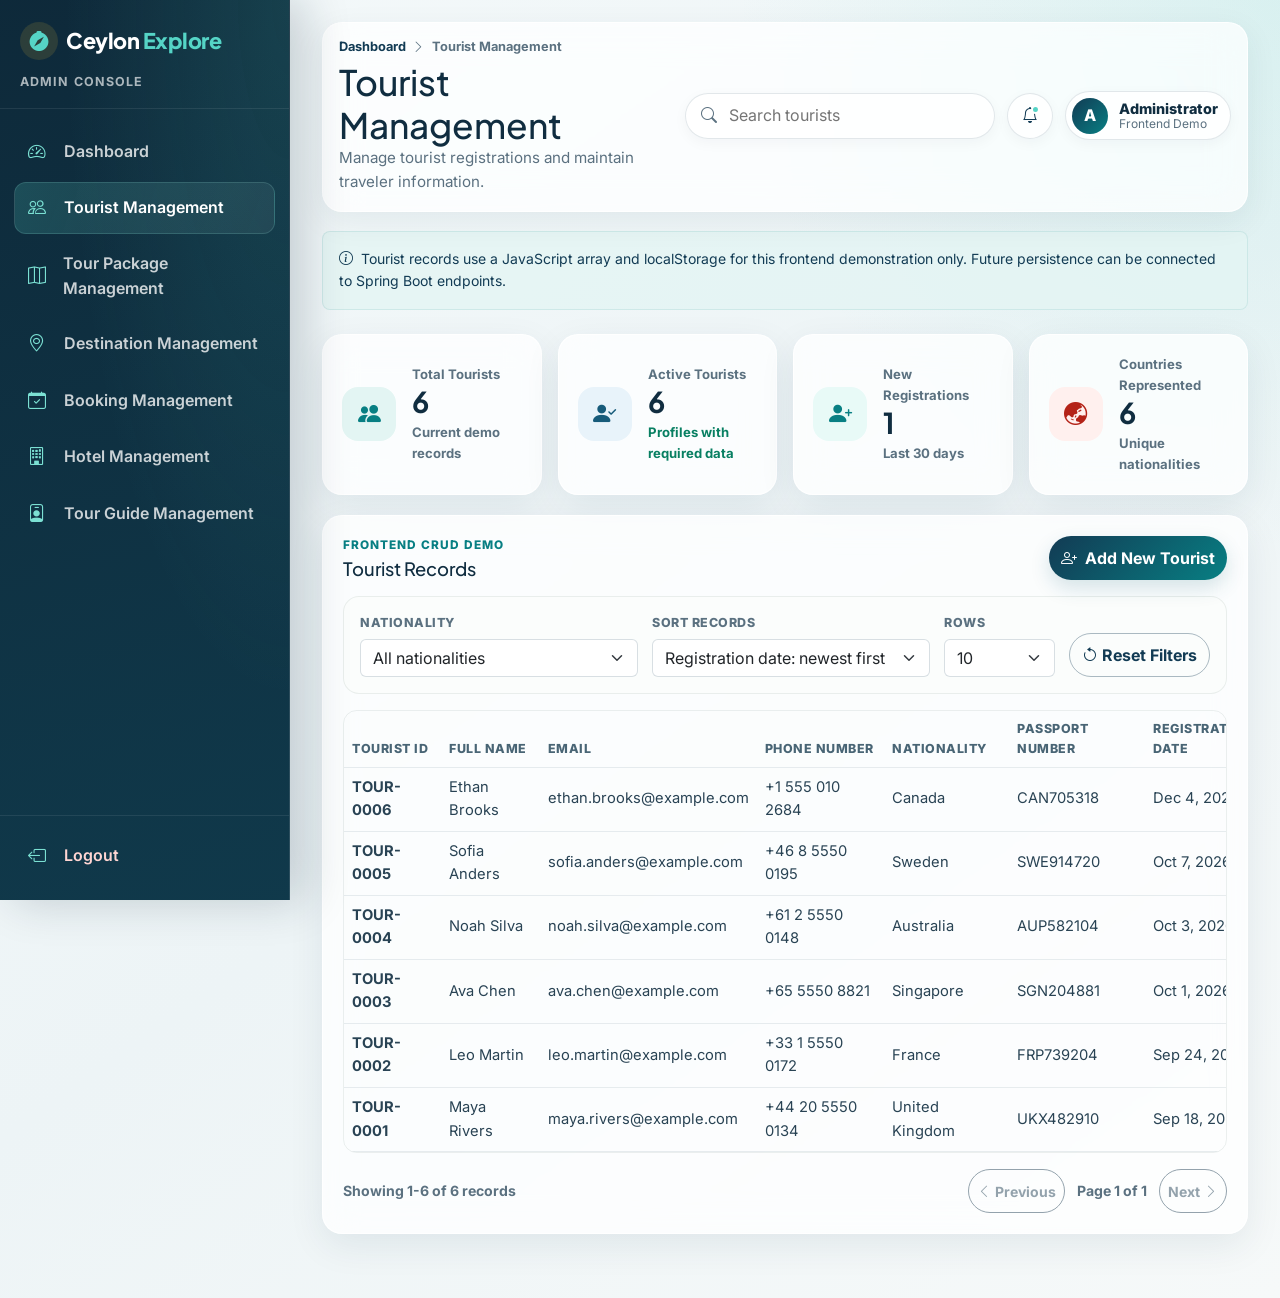
<file: tourism-management/tourist-management.html>
<!DOCTYPE html>
<html lang="en">
<head>
    <meta charset="UTF-8">
    <meta name="viewport" content="width=device-width, initial-scale=1.0">
    <title>Tourist Management | Ceylon Explore</title>
    <meta name="description" content="Tourist Management frontend CRUD demonstration for the Ceylon Explore Tourism Management System.">

    <!-- Google Fonts -->
    <link rel="preconnect" href="https://fonts.googleapis.com">
    <link rel="preconnect" href="https://fonts.gstatic.com" crossorigin>
    <link href="https://fonts.googleapis.com/css2?family=Inter:wght@300;400;500;600;700&family=Plus+Jakarta+Sans:wght@400;500;600;700;800&display=swap" rel="stylesheet">

    <!-- Bootstrap 5 CSS -->
    <link href="https://cdn.jsdelivr.net/npm/bootstrap@5.3.2/dist/css/bootstrap.min.css" rel="stylesheet">

    <!-- Bootstrap Icons -->
    <link rel="stylesheet" href="https://cdn.jsdelivr.net/npm/bootstrap-icons@1.11.1/font/bootstrap-icons.css">

    <!-- Shared and Page CSS -->
    <link rel="stylesheet" href="css/style.css">
    <link rel="stylesheet" href="css/admin-dashboard.css">
    <link rel="stylesheet" href="css/tourist-management.css">
</head>
<body class="admin-dashboard-body">
    <div class="dashboard-shell">
        <aside class="admin-sidebar" id="adminSidebar" aria-label="Admin dashboard navigation">
            <div class="sidebar-header">
                <a class="admin-brand d-flex align-items-center text-decoration-none" href="index.html" aria-label="Ceylon Explore home">
                    <span class="brand-icon me-2">
                        <i class="bi bi-compass-fill"></i>
                    </span>
                    <span class="brand-text">Ceylon <span class="text-gold">Explore</span></span>
                </a>
                <span class="sidebar-label">Admin Console</span>
            </div>

            <nav class="sidebar-nav">
                <a class="sidebar-link" href="admin-dashboard.html" data-module="Dashboard">
                    <i class="bi bi-speedometer2"></i>
                    <span>Dashboard</span>
                </a>
                <a class="sidebar-link active" href="tourist-management.html" data-module="Tourist Management" aria-current="page">
                    <i class="bi bi-people"></i>
                    <span>Tourist Management</span>
                </a>
                <a class="sidebar-link module-placeholder" href="#" data-module="Tour Package Management">
                    <i class="bi bi-map"></i>
                    <span>Tour Package Management</span>
                </a>
                <a class="sidebar-link module-placeholder" href="#" data-module="Destination Management">
                    <i class="bi bi-geo-alt"></i>
                    <span>Destination Management</span>
                </a>
                <a class="sidebar-link module-placeholder" href="#" data-module="Booking Management">
                    <i class="bi bi-calendar-check"></i>
                    <span>Booking Management</span>
                </a>
                <a class="sidebar-link module-placeholder" href="#" data-module="Hotel Management">
                    <i class="bi bi-building"></i>
                    <span>Hotel Management</span>
                </a>
                <a class="sidebar-link module-placeholder" href="#" data-module="Tour Guide Management">
                    <i class="bi bi-person-badge"></i>
                    <span>Tour Guide Management</span>
                </a>
            </nav>

            <div class="sidebar-footer">
                <a class="sidebar-link logout-link" href="admin-login.html">
                    <i class="bi bi-box-arrow-left"></i>
                    <span>Logout</span>
                </a>
            </div>
        </aside>

        <div class="sidebar-backdrop" id="sidebarBackdrop" aria-hidden="true"></div>

        <main class="dashboard-main">
            <header class="admin-topbar">
                <div class="d-flex align-items-center gap-3">
                    <button class="icon-button sidebar-toggle" type="button" id="sidebarToggle" aria-label="Toggle sidebar" aria-controls="adminSidebar" aria-expanded="false">
                        <i class="bi bi-list"></i>
                    </button>
                    <div>
                        <nav class="admin-breadcrumb" aria-label="Breadcrumb">
                            <a href="admin-dashboard.html">Dashboard</a>
                            <i class="bi bi-chevron-right" aria-hidden="true"></i>
                            <span>Tourist Management</span>
                        </nav>
                        <h1 class="page-title mb-0">Tourist Management</h1>
                        <p class="page-subtitle mb-0">Manage tourist registrations and maintain traveler information.</p>
                    </div>
                </div>

                <div class="topbar-actions">
                    <label class="search-box" for="touristSearch">
                        <i class="bi bi-search"></i>
                        <input type="search" id="touristSearch" placeholder="Search tourists">
                    </label>
                    <button class="icon-button notification-button" type="button" id="notificationButton" aria-label="View notifications">
                        <i class="bi bi-bell"></i>
                        <span class="notification-dot" aria-hidden="true"></span>
                    </button>
                    <div class="admin-profile" aria-label="Administrator profile">
                        <span class="profile-avatar">A</span>
                        <div>
                            <span class="profile-name">Administrator</span>
                            <span class="profile-role">Frontend Demo</span>
                        </div>
                    </div>
                </div>
            </header>

            <div class="demo-note alert alert-success-subtle text-emerald border-0 rounded-3 small mb-4" role="note">
                <i class="bi bi-info-circle me-1"></i>
                Tourist records use a JavaScript array and localStorage for this frontend demonstration only. Future persistence can be connected to Spring Boot endpoints.
            </div>

            <section class="stats-grid tourist-stats-grid" aria-label="Tourist statistics">
                <article class="stat-card">
                    <div class="stat-icon emerald"><i class="bi bi-people-fill"></i></div>
                    <div>
                        <span class="stat-label">Total Tourists</span>
                        <strong class="stat-value" id="totalTouristsStat">0</strong>
                        <span class="stat-trend neutral">Current demo records</span>
                    </div>
                </article>
                <article class="stat-card">
                    <div class="stat-icon blue"><i class="bi bi-person-check-fill"></i></div>
                    <div>
                        <span class="stat-label">Active Tourists</span>
                        <strong class="stat-value" id="activeTouristsStat">0</strong>
                        <span class="stat-trend positive">Profiles with required data</span>
                    </div>
                </article>
                <article class="stat-card">
                    <div class="stat-icon gold"><i class="bi bi-person-plus-fill"></i></div>
                    <div>
                        <span class="stat-label">New Registrations</span>
                        <strong class="stat-value" id="newRegistrationsStat">0</strong>
                        <span class="stat-trend neutral">Last 30 days</span>
                    </div>
                </article>
                <article class="stat-card">
                    <div class="stat-icon rose"><i class="bi bi-globe-asia-australia"></i></div>
                    <div>
                        <span class="stat-label">Countries Represented</span>
                        <strong class="stat-value" id="countriesStat">0</strong>
                        <span class="stat-trend neutral">Unique nationalities</span>
                    </div>
                </article>
            </section>

            <section class="dashboard-panel tourist-panel">
                <div class="panel-header tourist-panel-header">
                    <div>
                        <span class="panel-eyebrow">Frontend CRUD Demo</span>
                        <h2>Tourist Records</h2>
                    </div>
                    <button class="btn btn-emerald rounded-pill fw-bold" type="button" id="addTouristButton">
                        <i class="bi bi-person-plus me-2"></i>Add New Tourist
                    </button>
                </div>

                <div class="tourist-toolbar" aria-label="Tourist table filters">
                    <div class="filter-field">
                        <label for="nationalityFilter">Nationality</label>
                        <select class="form-select" id="nationalityFilter">
                            <option value="">All nationalities</option>
                        </select>
                    </div>
                    <div class="filter-field">
                        <label for="sortSelect">Sort Records</label>
                        <select class="form-select" id="sortSelect">
                            <option value="registrationDateDesc">Registration date: newest first</option>
                            <option value="registrationDateAsc">Registration date: oldest first</option>
                            <option value="nameAsc">Name: A to Z</option>
                            <option value="nameDesc">Name: Z to A</option>
                        </select>
                    </div>
                    <div class="filter-field compact">
                        <label for="pageSizeSelect">Rows</label>
                        <select class="form-select" id="pageSizeSelect">
                            <option value="5">5</option>
                            <option value="10" selected>10</option>
                            <option value="25">25</option>
                        </select>
                    </div>
                    <button class="btn btn-outline-emerald rounded-pill fw-bold" type="button" id="resetFiltersButton">
                        <i class="bi bi-arrow-counterclockwise me-1"></i>Reset Filters
                    </button>
                </div>

                <div class="active-filter-strip d-none" id="activeFilterStrip" aria-live="polite"></div>

                <div class="table-responsive tourist-table-wrap">
                    <table class="table align-middle admin-table tourist-table">
                        <thead>
                            <tr>
                                <th scope="col">Tourist ID</th>
                                <th scope="col">Full Name</th>
                                <th scope="col">Email</th>
                                <th scope="col">Phone Number</th>
                                <th scope="col">Nationality</th>
                                <th scope="col">Passport Number</th>
                                <th scope="col">Registration Date</th>
                                <th scope="col">Actions</th>
                            </tr>
                        </thead>
                        <tbody id="touristTableBody"></tbody>
                    </table>
                </div>

                <div class="empty-state d-none" id="emptyState">
                    <i class="bi bi-search"></i>
                    <h3>No tourist records found</h3>
                    <p>Try adjusting your search or filters, or add a new demonstration tourist record.</p>
                </div>

                <div class="table-footer">
                    <span id="tableSummary">Showing 0 records</span>
                    <div class="pagination-controls" aria-label="Tourist table pagination">
                        <button class="btn btn-outline-emerald btn-sm rounded-pill" type="button" id="prevPageButton">
                            <i class="bi bi-chevron-left me-1"></i>Previous
                        </button>
                        <span id="pageIndicator">Page 1 of 1</span>
                        <button class="btn btn-outline-emerald btn-sm rounded-pill" type="button" id="nextPageButton">
                            Next<i class="bi bi-chevron-right ms-1"></i>
                        </button>
                    </div>
                </div>
            </section>
        </main>
    </div>

    <div class="modal fade" id="touristFormModal" tabindex="-1" aria-labelledby="touristFormTitle" aria-hidden="true">
        <div class="modal-dialog modal-lg modal-dialog-centered modal-dialog-scrollable">
            <div class="modal-content border-0 rounded-4 shadow-lg">
                <div class="modal-header bg-emerald text-white p-4">
                    <div>
                        <h2 class="modal-title h5 fw-bold" id="touristFormTitle">Add New Tourist</h2>
                        <span class="small text-white-80">Frontend-only tourist registration form</span>
                    </div>
                    <button type="button" class="btn-close btn-close-white" data-bs-dismiss="modal" aria-label="Close"></button>
                </div>
                <form id="touristForm" novalidate>
                    <div class="modal-body p-4">
                        <div class="row g-3">
                            <div class="col-md-6">
                                <label for="touristId" class="form-label fw-semibold">Tourist ID</label>
                                <input type="text" class="form-control" id="touristId" name="touristId" readonly>
                                <div class="form-text">Generated automatically in the TOUR-0001 format.</div>
                                <div class="invalid-feedback" id="touristIdError"></div>
                            </div>
                            <div class="col-md-6">
                                <label for="fullName" class="form-label fw-semibold">Full Name <span class="text-danger">*</span></label>
                                <input type="text" class="form-control" id="fullName" name="fullName" autocomplete="name" required>
                                <div class="invalid-feedback" id="fullNameError"></div>
                            </div>
                            <div class="col-md-6">
                                <label for="email" class="form-label fw-semibold">Email Address <span class="text-danger">*</span></label>
                                <input type="email" class="form-control" id="email" name="email" autocomplete="email" required>
                                <div class="invalid-feedback" id="emailError"></div>
                            </div>
                            <div class="col-md-6">
                                <label for="phone" class="form-label fw-semibold">Phone Number <span class="text-danger">*</span></label>
                                <input type="tel" class="form-control" id="phone" name="phone" autocomplete="tel" required>
                                <div class="invalid-feedback" id="phoneError"></div>
                            </div>
                            <div class="col-md-6">
                                <label for="nationality" class="form-label fw-semibold">Nationality <span class="text-danger">*</span></label>
                                <input type="text" class="form-control" id="nationality" name="nationality" required>
                                <div class="invalid-feedback" id="nationalityError"></div>
                            </div>
                            <div class="col-md-6">
                                <label for="passportNumber" class="form-label fw-semibold">Passport Number <span class="text-danger">*</span></label>
                                <input type="text" class="form-control" id="passportNumber" name="passportNumber" required>
                                <div class="invalid-feedback" id="passportNumberError"></div>
                            </div>
                            <div class="col-md-6">
                                <label for="gender" class="form-label fw-semibold">Gender</label>
                                <select class="form-select" id="gender" name="gender">
                                    <option value="">Prefer not to specify</option>
                                    <option value="Female">Female</option>
                                    <option value="Male">Male</option>
                                    <option value="Other">Other</option>
                                </select>
                            </div>
                            <div class="col-md-6">
                                <label for="dateOfBirth" class="form-label fw-semibold">Date of Birth</label>
                                <input type="date" class="form-control" id="dateOfBirth" name="dateOfBirth">
                            </div>
                            <div class="col-12">
                                <label for="address" class="form-label fw-semibold">Address</label>
                                <textarea class="form-control" id="address" name="address" rows="3" placeholder="Optional traveler address"></textarea>
                            </div>
                        </div>
                    </div>
                    <div class="modal-footer bg-light border-0 p-4">
                        <button type="button" class="btn btn-outline-emerald rounded-pill px-4" data-bs-dismiss="modal">Cancel</button>
                        <button type="submit" class="btn btn-emerald rounded-pill px-4 fw-bold" id="saveTouristButton">
                            <span class="save-label"><i class="bi bi-check2-circle me-1"></i>Save Tourist</span>
                            <span class="save-loading d-none">
                                <span class="spinner-border spinner-border-sm me-2" aria-hidden="true"></span>Saving
                            </span>
                        </button>
                    </div>
                </form>
            </div>
        </div>
    </div>

    <div class="modal fade" id="deleteConfirmModal" tabindex="-1" aria-labelledby="deleteConfirmTitle" aria-hidden="true">
        <div class="modal-dialog modal-dialog-centered">
            <div class="modal-content border-0 rounded-4 shadow-lg">
                <div class="modal-header delete-modal-header p-4">
                    <div>
                        <h2 class="modal-title h5 fw-bold" id="deleteConfirmTitle">Delete Tourist</h2>
                        <span class="small">This action only removes the frontend demo record.</span>
                    </div>
                    <button type="button" class="btn-close" data-bs-dismiss="modal" aria-label="Close"></button>
                </div>
                <div class="modal-body p-4">
                    <p class="mb-3">Are you sure you want to delete this tourist record?</p>
                    <div class="delete-target-box">
                        <strong id="deleteTouristName">Tourist Name</strong>
                        <span id="deleteTouristId">TOUR-0000</span>
                    </div>
                </div>
                <div class="modal-footer bg-light border-0 p-4">
                    <button type="button" class="btn btn-outline-emerald rounded-pill px-4" data-bs-dismiss="modal">Cancel</button>
                    <button type="button" class="btn btn-danger rounded-pill px-4 fw-bold" id="confirmDeleteButton">
                        <i class="bi bi-trash3 me-1"></i>Delete
                    </button>
                </div>
            </div>
        </div>
    </div>

    <div class="toast-container position-fixed bottom-0 end-0 p-3">
        <div id="touristToast" class="toast border-0 shadow-lg" role="status" aria-live="polite" aria-atomic="true">
            <div class="toast-header bg-emerald text-white">
                <i class="bi bi-info-circle me-2 text-gold"></i>
                <strong class="me-auto">Tourist Management</strong>
                <button type="button" class="btn-close btn-close-white" data-bs-dismiss="toast" aria-label="Close"></button>
            </div>
            <div class="toast-body" id="touristToastBody"></div>
        </div>
    </div>

    <!-- Bootstrap 5 JS Bundle -->
    <script src="https://cdn.jsdelivr.net/npm/bootstrap@5.3.2/dist/js/bootstrap.bundle.min.js"></script>

    <!-- Page JS -->
    <script src="js/tourist-management.js"></script>
</body>
</html>
</file>
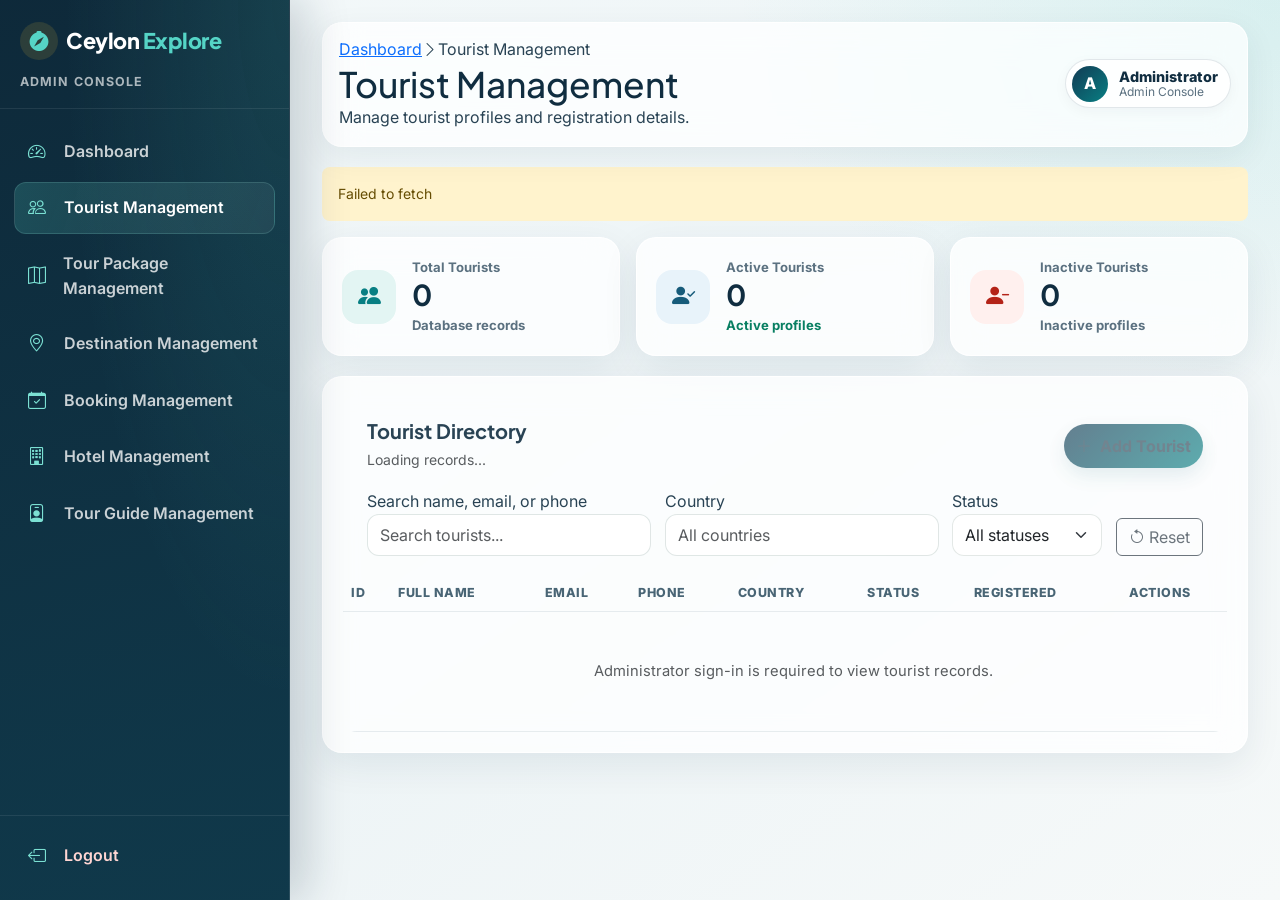
<file: tourism-management/tourists.html>
<!DOCTYPE html>
<html lang="en">
<head>
    <meta charset="UTF-8">
    <meta name="viewport" content="width=device-width, initial-scale=1.0">
    <title>Tourist Management | Ceylon Explore</title>
    <meta name="description" content="Manage tourist profiles stored in the Ceylon Explore database.">
    <link rel="preconnect" href="https://fonts.googleapis.com">
    <link rel="preconnect" href="https://fonts.gstatic.com" crossorigin>
    <link href="https://fonts.googleapis.com/css2?family=Inter:wght@300;400;500;600;700&family=Plus+Jakarta+Sans:wght@400;500;600;700;800&display=swap" rel="stylesheet">
    <link href="https://cdn.jsdelivr.net/npm/bootstrap@5.3.2/dist/css/bootstrap.min.css" rel="stylesheet">
    <link rel="stylesheet" href="https://cdn.jsdelivr.net/npm/bootstrap-icons@1.11.1/font/bootstrap-icons.css">
    <link rel="stylesheet" href="css/style.css">
    <link rel="stylesheet" href="css/admin-dashboard.css">
    <link rel="stylesheet" href="css/tourists.css">
</head>
<body class="admin-dashboard-body">
<div class="dashboard-shell">
    <aside class="admin-sidebar" id="adminSidebar" aria-label="Admin dashboard navigation">
        <div class="sidebar-header">
            <a class="admin-brand d-flex align-items-center text-decoration-none" href="index.html">
                <span class="brand-icon me-2"><i class="bi bi-compass-fill"></i></span>
                <span class="brand-text">Ceylon <span class="text-gold">Explore</span></span>
            </a>
            <span class="sidebar-label">Admin Console</span>
        </div>
        <nav class="sidebar-nav">
            <a class="sidebar-link" href="admin-dashboard.html"><i class="bi bi-speedometer2"></i><span>Dashboard</span></a>
            <a class="sidebar-link active" href="tourists.html" aria-current="page"><i class="bi bi-people"></i><span>Tourist Management</span></a>
            <a class="sidebar-link" href="tour-packages.html"><i class="bi bi-map"></i><span>Tour Package Management</span></a>
            <a class="sidebar-link" href="destinations.html"><i class="bi bi-geo-alt"></i><span>Destination Management</span></a>
            <a class="sidebar-link" href="bookings.html"><i class="bi bi-calendar-check"></i><span>Booking Management</span></a>
            <a class="sidebar-link" href="hotels.html"><i class="bi bi-building"></i><span>Hotel Management</span></a>
            <a class="sidebar-link" href="tour-guides.html"><i class="bi bi-person-badge"></i><span>Tour Guide Management</span></a>
        </nav>
        <div class="sidebar-footer">
            <a class="sidebar-link logout-link" href="admin-login.html"><i class="bi bi-box-arrow-left"></i><span>Logout</span></a>
        </div>
    </aside>
    <div class="sidebar-backdrop" id="sidebarBackdrop" aria-hidden="true"></div>
    <main class="dashboard-main">
        <header class="admin-topbar">
            <div class="d-flex align-items-center gap-3">
                <button class="icon-button sidebar-toggle" type="button" id="sidebarToggle" aria-label="Toggle sidebar" aria-controls="adminSidebar" aria-expanded="false"><i class="bi bi-list"></i></button>
                <div>
                    <nav class="admin-breadcrumb" aria-label="Breadcrumb"><a href="admin-dashboard.html">Dashboard</a><i class="bi bi-chevron-right" aria-hidden="true"></i><span aria-current="page">Tourist Management</span></nav>
                    <h1 class="page-title mb-0">Tourist Management</h1>
                    <p class="page-subtitle mb-0">Manage tourist profiles and registration details.</p>
                </div>
            </div>
            <div class="admin-profile" aria-label="Administrator profile">
                <span class="profile-avatar" id="profileAvatar">A</span>
                <div><span class="profile-name" id="profileName">Administrator</span><span class="profile-role">Admin Console</span></div>
            </div>
        </header>

        <div class="alert alert-info border-0 rounded-3 small" id="touristPageStatus" role="status" aria-live="polite">Checking administrator access...</div>

        <section class="stats-grid tourist-stats" aria-label="Tourist statistics">
            <article class="stat-card"><div class="stat-icon emerald"><i class="bi bi-people-fill"></i></div><div><span class="stat-label">Total Tourists</span><strong class="stat-value" id="totalTourists">0</strong><span class="stat-trend neutral">Database records</span></div></article>
            <article class="stat-card"><div class="stat-icon blue"><i class="bi bi-person-check-fill"></i></div><div><span class="stat-label">Active Tourists</span><strong class="stat-value" id="activeTourists">0</strong><span class="stat-trend positive">Active profiles</span></div></article>
            <article class="stat-card"><div class="stat-icon rose"><i class="bi bi-person-dash-fill"></i></div><div><span class="stat-label">Inactive Tourists</span><strong class="stat-value" id="inactiveTourists">0</strong><span class="stat-trend neutral">Inactive profiles</span></div></article>
        </section>

        <section class="dashboard-panel tourist-panel" aria-label="Tourist records">
            <div class="tourist-panel-header">
                <div><h2 class="h5 fw-bold mb-1">Tourist Directory</h2><span class="text-muted small" id="touristResultCount">Loading records...</span></div>
                <button class="btn btn-emerald rounded-pill" type="button" id="addTouristButton"><i class="bi bi-plus-lg me-2"></i>Add Tourist</button>
            </div>
            <div class="tourist-toolbar">
                <label class="filter-field flex-grow-1" for="touristSearch"><span>Search name, email, or phone</span><input class="form-control" id="touristSearch" type="search" placeholder="Search tourists..." autocomplete="off"></label>
                <label class="filter-field" for="countryFilter"><span>Country</span><input class="form-control" id="countryFilter" type="search" placeholder="All countries" autocomplete="off"></label>
                <label class="filter-field" for="statusFilter"><span>Status</span><select class="form-select" id="statusFilter"><option value="">All statuses</option><option value="ACTIVE">Active</option><option value="INACTIVE">Inactive</option></select></label>
                <button class="btn btn-outline-secondary reset-tourist-filters" type="button" id="resetFiltersButton"><i class="bi bi-arrow-counterclockwise me-1"></i>Reset</button>
            </div>
            <div class="table-responsive">
                <table class="table align-middle admin-table tourist-table">
                    <thead><tr><th scope="col">ID</th><th scope="col">Full Name</th><th scope="col">Email</th><th scope="col">Phone</th><th scope="col">Country</th><th scope="col">Status</th><th scope="col">Registered</th><th scope="col">Actions</th></tr></thead>
                    <tbody id="touristTableBody"><tr><td colspan="8" class="text-center text-muted py-5">Loading tourists...</td></tr></tbody>
                </table>
            </div>
        </section>
    </main>
</div>

<div class="toast-container position-fixed bottom-0 end-0 p-3">
    <div id="touristToast" class="toast border-0 shadow-lg" role="status" aria-live="polite" aria-atomic="true">
        <div class="toast-header bg-emerald text-white"><i class="bi bi-info-circle me-2 text-gold"></i><strong class="me-auto">Ceylon Explore</strong><button type="button" class="btn-close btn-close-white" data-bs-dismiss="toast" aria-label="Close"></button></div>
        <div class="toast-body" id="touristToastBody"></div>
    </div>
</div>

<div class="modal fade" id="touristFormModal" tabindex="-1" aria-labelledby="touristFormTitle" aria-hidden="true">
    <div class="modal-dialog modal-lg modal-dialog-scrollable"><div class="modal-content tourist-modal">
        <form id="touristForm" novalidate>
            <div class="modal-header"><div><span class="modal-eyebrow">Tourist details</span><h2 class="modal-title fs-4 fw-bold" id="touristFormTitle">Add Tourist</h2></div><button type="button" class="btn-close" data-bs-dismiss="modal" aria-label="Close"></button></div>
            <div class="modal-body">
                <div class="alert alert-danger d-none" id="touristFormError" role="alert"></div>
                <div class="row g-3">
                    <div class="col-md-6"><label class="form-label" for="touristFullName">Full Name <span class="required-mark">*</span></label><input class="form-control" id="touristFullName" maxlength="120" required><div class="invalid-feedback">Enter the tourist's full name.</div></div>
                    <div class="col-md-6"><label class="form-label" for="touristEmail">Email <span class="required-mark">*</span></label><input class="form-control" id="touristEmail" type="email" maxlength="254" required><div class="invalid-feedback">Enter a valid email address.</div></div>
                    <div class="col-md-6"><label class="form-label" for="touristPhone">Phone</label><input class="form-control" id="touristPhone" type="tel" maxlength="30" pattern="[+()0-9.\-\s]{7,30}"><div class="invalid-feedback">Enter a valid phone number (7–30 characters).</div></div>
                    <div class="col-md-6"><label class="form-label" for="touristCountry">Country <span class="required-mark">*</span></label><input class="form-control" id="touristCountry" maxlength="100" required><div class="invalid-feedback">Enter a country.</div></div>
                    <div class="col-12"><label class="form-label" for="touristAddress">Address</label><input class="form-control" id="touristAddress" maxlength="255"></div>
                    <div class="col-md-6"><label class="form-label" for="touristDateOfBirth">Date of Birth</label><input class="form-control" id="touristDateOfBirth" type="date"></div>
                    <div class="col-md-6"><label class="form-label" for="touristGender">Gender</label><input class="form-control" id="touristGender" maxlength="30"></div>
                    <div class="col-md-8"><label class="form-label" for="touristProfileImage">Profile Image URL</label><input class="form-control" id="touristProfileImage" type="url" maxlength="500" placeholder="https://example.com/photo.jpg"></div>
                    <div class="col-md-4"><label class="form-label" for="touristStatus">Status</label><select class="form-select" id="touristStatus"><option value="ACTIVE">Active</option><option value="INACTIVE">Inactive</option></select></div>
                </div>
            </div>
            <div class="modal-footer"><button class="btn btn-outline-secondary rounded-pill" type="button" data-bs-dismiss="modal">Cancel</button><button class="btn btn-emerald rounded-pill" type="submit" id="saveTouristButton">Save Tourist</button></div>
        </form>
    </div></div>
</div>

<div class="modal fade" id="touristDetailsModal" tabindex="-1" aria-labelledby="touristDetailsTitle" aria-hidden="true">
    <div class="modal-dialog modal-lg modal-dialog-scrollable"><div class="modal-content tourist-modal"><div class="modal-header"><div><span class="modal-eyebrow">Profile overview</span><h2 class="modal-title fs-4 fw-bold" id="touristDetailsTitle">Tourist Details</h2></div><button type="button" class="btn-close" data-bs-dismiss="modal" aria-label="Close"></button></div><div class="modal-body"><div class="tourist-detail-grid" id="touristDetailsContent"></div></div></div></div>
</div>

<script src="https://cdn.jsdelivr.net/npm/bootstrap@5.3.2/dist/js/bootstrap.bundle.min.js"></script>
<script src="js/tourists.js"></script>
</body>
</html>
</file>
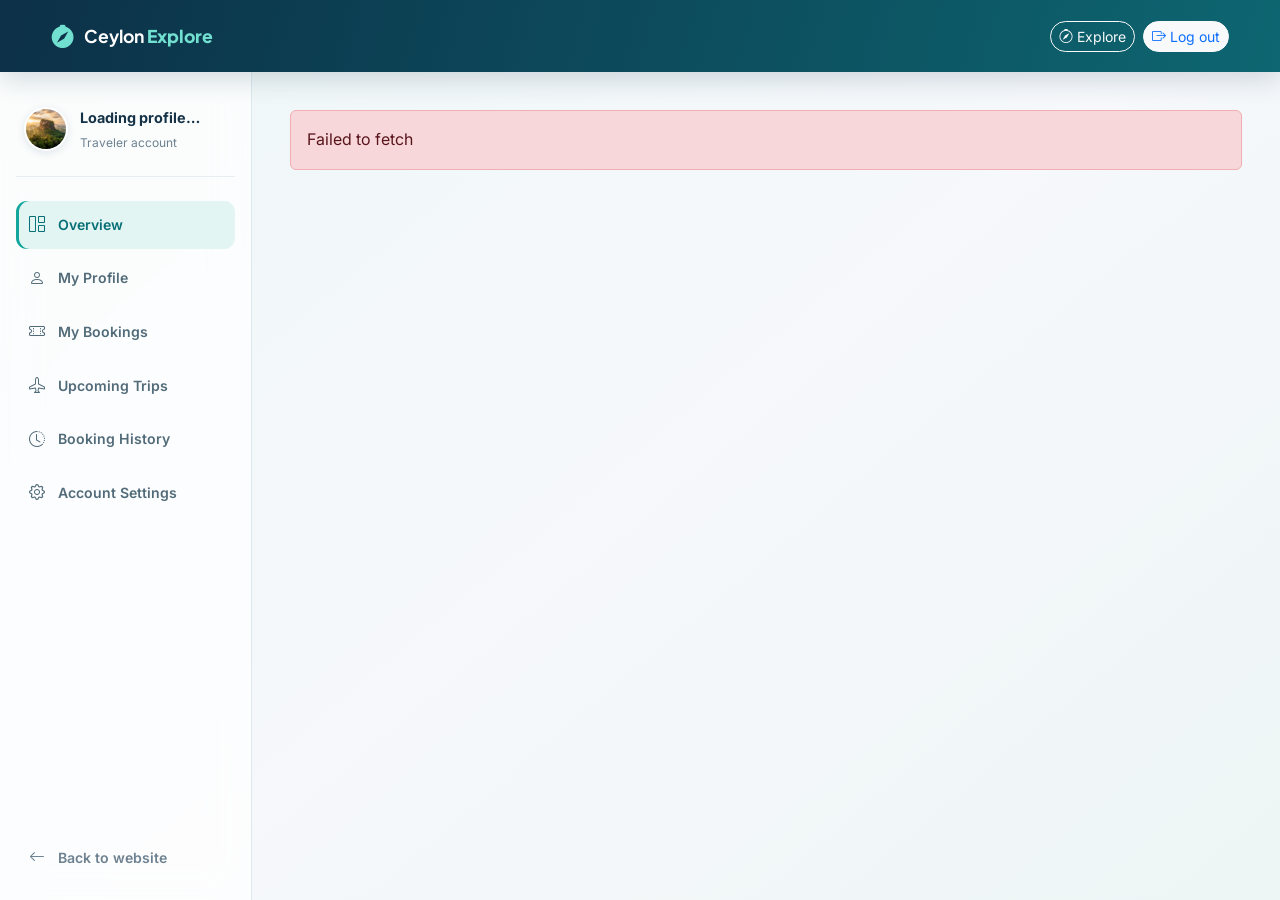
<file: tourism-management/user-dashboard.html>
<!DOCTYPE html>
<html lang="en">
<head>
    <meta charset="UTF-8">
    <meta name="viewport" content="width=device-width, initial-scale=1.0">
    <title>My Dashboard | Ceylon Explore</title>
    <meta name="description" content="Manage your Ceylon Explore profile, bookings, and upcoming trips.">
    <link rel="preconnect" href="https://fonts.googleapis.com">
    <link rel="preconnect" href="https://fonts.gstatic.com" crossorigin>
    <link href="https://fonts.googleapis.com/css2?family=Inter:wght@300;400;500;600;700&family=Plus+Jakarta+Sans:wght@400;500;600;700;800&display=swap" rel="stylesheet">
    <link href="https://cdn.jsdelivr.net/npm/bootstrap@5.3.2/dist/css/bootstrap.min.css" rel="stylesheet">
    <link rel="stylesheet" href="https://cdn.jsdelivr.net/npm/bootstrap-icons@1.11.1/font/bootstrap-icons.css">
    <link rel="stylesheet" href="css/style.css">
    <link rel="stylesheet" href="css/user-dashboard.css">
</head>
<body class="user-dashboard-body">
    <header class="user-topbar">
        <a class="user-brand" href="index.html"><i class="bi bi-compass-fill"></i><span>Ceylon <b>Explore</b></span></a>
        <div class="d-flex align-items-center gap-2">
            <a class="btn btn-sm btn-outline-light rounded-pill" href="index.html#packages"><i class="bi bi-compass me-1"></i>Explore</a>
            <button class="btn btn-sm btn-light rounded-pill text-primary" id="logoutButton" type="button"><i class="bi bi-box-arrow-right me-1"></i>Log out</button>
        </div>
    </header>

    <div class="user-dashboard-layout">
        <aside class="user-sidebar" aria-label="Dashboard navigation">
            <div class="user-sidebar-profile">
                <img id="sidebarAvatar" src="assets/images/hero-bg.jpg" alt="" class="user-avatar">
                <div><strong id="sidebarName">Loading profile…</strong><span>Traveler account</span></div>
            </div>
            <nav class="user-side-nav">
                <a class="active" href="#overview" data-section="overview"><i class="bi bi-grid-1x2"></i>Overview</a>
                <a href="#profile" data-section="profile"><i class="bi bi-person"></i>My Profile</a>
                <a href="#bookings" data-section="bookings"><i class="bi bi-ticket-perforated"></i>My Bookings</a>
                <a href="#upcoming" data-section="upcoming"><i class="bi bi-airplane"></i>Upcoming Trips</a>
                <a href="#history" data-section="history"><i class="bi bi-clock-history"></i>Booking History</a>
                <a href="#settings" data-section="settings"><i class="bi bi-gear"></i>Account Settings</a>
            </nav>
            <a class="user-sidebar-home" href="index.html"><i class="bi bi-arrow-left"></i>Back to website</a>
        </aside>

        <main class="user-main">
            <div class="alert d-none" id="dashboardAlert" role="status" aria-live="polite"></div>
            <div class="user-loading" id="dashboardLoading"><span class="spinner-border text-info" aria-hidden="true"></span><span>Loading your travel dashboard…</span></div>

            <div class="d-none" id="userDashboardContent">
                <section class="user-section active" id="section-overview">
                    <div class="welcome-card">
                        <div>
                            <span class="user-eyebrow">YOUR TRAVEL SPACE</span>
                            <h1>Welcome back, <span id="welcomeName">Traveler</span>!</h1>
                            <p>Explore Sri Lanka, discover amazing destinations, and manage your travel experiences.</p>
                            <a class="btn btn-light rounded-pill px-4" href="index.html#packages">Explore packages <i class="bi bi-arrow-up-right ms-1"></i></a>
                        </div>
                        <i class="bi bi-compass welcome-art" aria-hidden="true"></i>
                    </div>
                    <div class="stat-grid">
                        <article class="stat-card"><span class="stat-icon ocean"><i class="bi bi-ticket-perforated"></i></span><span class="stat-label">Total bookings</span><strong id="statTotal">0</strong></article>
                        <article class="stat-card"><span class="stat-icon teal"><i class="bi bi-airplane"></i></span><span class="stat-label">Upcoming trips</span><strong id="statUpcoming">0</strong></article>
                        <article class="stat-card"><span class="stat-icon gold"><i class="bi bi-check2-circle"></i></span><span class="stat-label">Completed trips</span><strong id="statCompleted">0</strong></article>
                        <article class="stat-card"><span class="stat-icon violet"><i class="bi bi-hourglass-split"></i></span><span class="stat-label">Pending bookings</span><strong id="statPending">0</strong></article>
                    </div>
                    <div class="user-content-grid">
                        <section class="user-panel">
                            <div class="panel-heading"><div><span class="user-eyebrow">YOUR NEXT ADVENTURE</span><h2>Upcoming trips</h2></div><a href="#upcoming" data-section="upcoming">View all <i class="bi bi-arrow-right"></i></a></div>
                            <div id="overviewUpcoming" class="trip-list"></div>
                        </section>
                        <section class="user-panel profile-summary">
                            <div class="panel-heading"><div><span class="user-eyebrow">AT A GLANCE</span><h2>My profile</h2></div><a href="#profile" data-section="profile">Edit <i class="bi bi-pencil"></i></a></div>
                            <div class="summary-profile"><img id="profileAvatar" src="assets/images/hero-bg.jpg" alt="" class="user-avatar user-avatar-large"><div><strong id="summaryName"></strong><span id="summaryEmail"></span></div></div>
                            <dl class="profile-facts"><div><dt>Country</dt><dd id="summaryCountry">—</dd></div><div><dt>Phone</dt><dd id="summaryPhone">—</dd></div><div><dt>Member since</dt><dd id="summaryJoined">—</dd></div></dl>
                        </section>
                    </div>
                    <section class="user-panel mt-4">
                        <div class="panel-heading"><div><span class="user-eyebrow">LATEST ACTIVITY</span><h2>Recent bookings</h2></div><a href="#bookings" data-section="bookings">All bookings <i class="bi bi-arrow-right"></i></a></div>
                        <div class="table-responsive"><table class="table user-table"><thead><tr><th>Reference</th><th>Package</th><th>Travel date</th><th>Travelers</th><th>Status</th><th></th></tr></thead><tbody id="recentBookings"></tbody></table></div>
                    </section>
                </section>

                <section class="user-section" id="section-profile">
                    <div class="section-title"><span class="user-eyebrow">PERSONAL INFORMATION</span><h1>My Profile</h1><p>Keep your contact details up to date for your trips.</p></div>
                    <section class="user-panel">
                        <form id="profileForm" novalidate>
                            <div class="alert alert-danger d-none" id="profileError" role="alert"></div>
                            <div class="profile-edit-avatar"><img id="editAvatar" src="assets/images/hero-bg.jpg" alt="Profile picture"><div><label class="form-label" for="profileImage">Profile image URL</label><input class="form-control" id="profileImage" type="url" maxlength="500" placeholder="https://example.com/photo.jpg"><div class="form-text">Use a publicly accessible HTTPS or HTTP image URL.</div></div></div>
                            <div class="row g-3 mt-2">
                                <div class="col-md-6"><label class="form-label" for="profileName">Full name</label><input class="form-control" id="profileName" maxlength="120" required></div>
                                <div class="col-md-6"><label class="form-label" for="profileEmail">Email address</label><input class="form-control" id="profileEmail" type="email" readonly aria-describedby="emailHelp"><div class="form-text" id="emailHelp">Email is your sign-in identity and cannot be changed here.</div></div>
                                <div class="col-md-6"><label class="form-label" for="profilePhone">Phone number</label><input class="form-control" id="profilePhone" type="tel" maxlength="30" pattern="[+()0-9.\-\s]{7,30}"></div>
                                <div class="col-md-6"><label class="form-label" for="profileCountry">Country</label><input class="form-control" id="profileCountry" maxlength="100" required></div>
                                <div class="col-12"><label class="form-label" for="profileAddress">Address</label><input class="form-control" id="profileAddress" maxlength="255"></div>
                                <div class="col-md-6"><span class="form-label d-block">Account status</span><span id="profileStatus" class="status-badge"></span></div>
                                <div class="col-md-6"><span class="form-label d-block">Member since</span><span id="profileCreated" class="text-secondary"></span></div>
                            </div>
                            <div class="d-flex justify-content-end mt-4"><button class="btn btn-user-primary rounded-pill px-4" type="submit" id="saveProfileButton"><i class="bi bi-check2 me-1"></i>Save profile</button></div>
                        </form>
                    </section>
                </section>

                <section class="user-section" id="section-bookings">
                    <div class="section-title"><span class="user-eyebrow">YOUR RESERVATIONS</span><h1>My Bookings</h1><p>View the status and details of your travel reservations.</p></div>
                    <section class="user-panel"><div class="table-responsive"><table class="table user-table"><thead><tr><th>Reference</th><th>Package / Destination</th><th>Booked</th><th>Travel date</th><th>People</th><th>Total</th><th>Status</th><th>Payment</th><th></th></tr></thead><tbody id="allBookings"></tbody></table></div></section>
                </section>

                <section class="user-section" id="section-upcoming">
                    <div class="section-title"><span class="user-eyebrow">YOUR NEXT ADVENTURE</span><h1>Upcoming Trips</h1><p>Your confirmed trips with future travel dates.</p></div>
                    <div id="upcomingTrips" class="trip-grid"></div>
                </section>

                <section class="user-section" id="section-history">
                    <div class="section-title"><span class="user-eyebrow">PAST ADVENTURES</span><h1>Booking History</h1><p>Look back on completed and past travel bookings.</p></div>
                    <section class="user-panel"><div class="table-responsive"><table class="table user-table"><thead><tr><th>Reference</th><th>Package / Destination</th><th>Travel date</th><th>Total</th><th>Status</th><th></th></tr></thead><tbody id="bookingHistory"></tbody></table></div></section>
                </section>

                <section class="user-section" id="section-settings">
                    <div class="section-title"><span class="user-eyebrow">KEEP YOUR ACCOUNT SECURE</span><h1>Account Settings</h1><p>Change your password or update your profile information.</p></div>
                    <div class="user-panel settings-profile-link"><div><span class="user-eyebrow">PROFILE DETAILS</span><h2>Contact information</h2><p>Update your name, phone, country, and address from your profile.</p></div><a class="btn btn-user-outline rounded-pill" href="#profile" data-section="profile">Edit profile</a></div>
                    <section class="user-panel mt-4">
                        <span class="user-eyebrow">PASSWORD</span><h2>Change password</h2><p class="text-secondary">Use at least 8 characters, including an uppercase letter, lowercase letter, and a number.</p>
                        <form id="passwordForm" novalidate>
                            <div class="alert alert-danger d-none" id="passwordError" role="alert"></div>
                            <div class="row g-3">
                                <div class="col-md-4"><label class="form-label" for="currentPassword">Current password</label><input class="form-control" id="currentPassword" type="password" autocomplete="current-password" required></div>
                                <div class="col-md-4"><label class="form-label" for="newPassword">New password</label><input class="form-control" id="newPassword" type="password" minlength="8" maxlength="72" autocomplete="new-password" required></div>
                                <div class="col-md-4"><label class="form-label" for="confirmPassword">Confirm new password</label><input class="form-control" id="confirmPassword" type="password" minlength="8" maxlength="72" autocomplete="new-password" required></div>
                            </div>
                            <div class="d-flex justify-content-end mt-4"><button class="btn btn-user-primary rounded-pill px-4" id="savePasswordButton" type="submit">Update password</button></div>
                        </form>
                    </section>
                    <section class="user-panel mt-4 logout-panel"><div><h2>Ready to go?</h2><p class="mb-0">You can safely sign out of your Ceylon Explore account.</p></div><button class="btn btn-outline-danger rounded-pill px-4" type="button" data-logout><i class="bi bi-box-arrow-right me-1"></i>Log out</button></section>
                </section>
            </div>
        </main>
    </div>

    <div class="modal fade" id="bookingDetailsModal" tabindex="-1" aria-labelledby="bookingDetailsTitle" aria-hidden="true">
        <div class="modal-dialog modal-lg modal-dialog-centered modal-dialog-scrollable"><div class="modal-content user-details-modal"><div class="modal-header"><div><span class="user-eyebrow">RESERVATION DETAILS</span><h2 class="modal-title fs-4" id="bookingDetailsTitle">Booking</h2></div><button class="btn-close" data-bs-dismiss="modal" aria-label="Close"></button></div><div class="modal-body" id="bookingDetailsBody"></div></div></div>
    </div>

    <script src="https://cdn.jsdelivr.net/npm/bootstrap@5.3.2/dist/js/bootstrap.bundle.min.js"></script>
    <script src="js/user-dashboard.js"></script>
</body>
</html>
</file>
<file: tourism-management/css/style.css>
/* ==========================================================================
   Ceylon Explore - Tourism Management System
   Custom CSS Styling - Nature-Inspired Sri Lanka Theme
   ========================================================================== */

/* --------------------------------------------------------------------------
   1. Root Variables & Theme Tokens
   -------------------------------------------------------------------------- */
:root {
    /* Color Palette */
    --primary-emerald: #123b54;
    --emerald-hover: #0b2c41;
    --accent-green: #087f83;
    --leaf-green: #38b9aa;
    --emerald-light-bg: #e3f5f3;
    
    --primary-gold: #55d4c6;
    --gold-hover: #30bbaa;
    --gold-light-bg: #e8faf7;
    
    --bg-light: #f1f7f8;
    --card-bg: rgba(255, 255, 255, 0.82);
    --dark-emerald: #092536;
    
    --text-dark: #102d40;
    --text-body: #294354;
    --text-muted: #5b7180;
    --text-white-80: rgba(255, 255, 255, 0.85);
    --text-white-60: rgba(255, 255, 255, 0.65);

    --glass-surface: rgba(255, 255, 255, 0.76);
    --glass-border: rgba(255, 255, 255, 0.7);
    --glass-shadow: 0 18px 50px rgba(9, 37, 54, 0.12);
    --radius-card: 1.25rem;
    --radius-control: 0.9rem;
    
    /* Typography */
    --font-heading: 'Plus Jakarta Sans', -apple-system, BlinkMacSystemFont, sans-serif;
    --font-body: 'Inter', -apple-system, BlinkMacSystemFont, sans-serif;
    
    /* Transitions & Shadows */
    --transition-smooth: all 0.3s cubic-bezier(0.16, 1, 0.3, 1);
    --shadow-subtle: 0 4px 20px rgba(0, 0, 0, 0.05);
    --shadow-hover: 0 12px 30px rgba(27, 67, 50, 0.12);
    --shadow-glass: 0 8px 32px 0 rgba(0, 0, 0, 0.2);
}

/* --------------------------------------------------------------------------
   2. Base Styles & Typography
   -------------------------------------------------------------------------- */
html {
    scroll-behavior: smooth;
}

body {
    font-family: var(--font-body);
    color: var(--text-body);
    background-color: var(--bg-light);
    line-height: 1.6;
    overflow-x: hidden;
}

h1, h2, h3, h4, h5, h6, .brand-text {
    font-family: var(--font-heading);
    color: var(--text-dark);
}

.py-6 {
    padding-top: 5rem;
    padding-bottom: 5rem;
}

.text-gold {
    color: var(--primary-gold) !important;
}

.text-white-80 {
    color: var(--text-white-80);
}

.text-white-70 {
    color: rgba(255, 255, 255, 0.76);
}

.text-white-60 {
    color: var(--text-white-60);
}

.text-emerald {
    color: var(--primary-emerald) !important;
}

.bg-emerald {
    background-color: var(--primary-emerald) !important;
}

.bg-gold {
    background-color: var(--primary-gold) !important;
}

.bg-dark-emerald {
    background-color: var(--dark-emerald) !important;
}

.bg-emerald-subtle {
    background-color: var(--emerald-light-bg) !important;
}

.bg-gold-subtle {
    background-color: var(--gold-light-bg) !important;
}

.max-w-700 {
    max-width: 700px;
}

.title-divider {
    height: 4px;
    width: 60px;
    background: linear-gradient(90deg, var(--primary-emerald), var(--primary-gold));
    border-radius: 2px;
}

.section-badge {
    font-size: 0.85rem;
    letter-spacing: 1.5px;
}

/* --------------------------------------------------------------------------
   3. Custom Buttons & Interactivity
   -------------------------------------------------------------------------- */
.btn-emerald {
    background-color: var(--primary-emerald);
    color: #ffffff;
    border: none;
    transition: var(--transition-smooth);
}

.btn-emerald:hover, .btn-emerald:focus {
    background-color: var(--emerald-hover);
    color: #ffffff;
    transform: translateY(-2px);
    box-shadow: 0 6px 16px rgba(27, 67, 50, 0.25);
}

.btn-gold {
    background-color: var(--primary-gold);
    color: #ffffff;
    border: none;
    transition: var(--transition-smooth);
}

.btn-gold:hover, .btn-gold:focus {
    background-color: var(--gold-hover);
    color: #ffffff;
    transform: translateY(-2px);
    box-shadow: 0 6px 16px rgba(212, 175, 55, 0.3);
}

.btn-outline-emerald {
    border: 1.5px solid var(--primary-emerald);
    color: var(--primary-emerald);
    background-color: transparent;
    transition: var(--transition-smooth);
}

.btn-outline-emerald:hover, .btn-outline-emerald:focus {
    background-color: var(--primary-emerald);
    color: #ffffff;
    transform: translateY(-2px);
}

.btn-admin-login {
    border: 1.5px solid var(--primary-gold);
    color: var(--primary-gold);
    background-color: rgba(212, 175, 55, 0.08);
    font-weight: 600;
    font-size: 0.9rem;
    padding: 0.5rem 1.25rem;
    border-radius: 50px;
    transition: var(--transition-smooth);
}

.btn-admin-login:hover {
    background-color: var(--primary-gold);
    color: #ffffff;
    box-shadow: 0 4px 12px rgba(212, 175, 55, 0.3);
    transform: translateY(-1px);
}

/* --------------------------------------------------------------------------
   4. Navigation Bar
   -------------------------------------------------------------------------- */
.navbar {
    padding: 1.2rem 0;
    transition: var(--transition-smooth);
    background: transparent;
}

.navbar.navbar-scrolled {
    background: rgba(11, 31, 23, 0.92) !important;
    backdrop-filter: blur(12px);
    padding: 0.75rem 0;
    box-shadow: 0 4px 20px rgba(0, 0, 0, 0.15);
}

.brand-icon {
    width: 38px;
    height: 38px;
    background: rgba(212, 175, 55, 0.15);
    color: var(--primary-gold);
    border-radius: 50%;
    display: flex;
    align-items: center;
    justify-content: center;
    font-size: 1.25rem;
}

.brand-text {
    font-size: 1.35rem;
    font-weight: 800;
    letter-spacing: -0.5px;
    color: #ffffff;
}

.navbar-nav .nav-link {
    color: rgba(255, 255, 255, 0.85);
    font-weight: 500;
    font-size: 0.95rem;
    padding: 0.5rem 1rem !important;
    transition: var(--transition-smooth);
    position: relative;
}

.navbar-nav .nav-link:hover,
.navbar-nav .nav-link.active {
    color: var(--primary-gold) !important;
}

.navbar-nav .nav-link.active::after {
    content: '';
    position: absolute;
    bottom: 0;
    left: 1rem;
    right: 1rem;
    height: 2px;
    background-color: var(--primary-gold);
    border-radius: 2px;
}

/* --------------------------------------------------------------------------
   5. Hero Section & Search Panel
   -------------------------------------------------------------------------- */
.hero-section {
    min-height: 100vh;
    background: url('../assets/images/hero-bg.jpg') no-repeat center center / cover;
    padding-top: 140px;
    padding-bottom: 80px;
}

.hero-overlay {
    position: absolute;
    top: 0;
    left: 0;
    width: 100%;
    height: 100%;
    background: linear-gradient(180deg, rgba(11, 31, 23, 0.75) 0%, rgba(11, 31, 23, 0.6) 50%, rgba(11, 31, 23, 0.85) 100%);
    z-index: 1;
}

.hero-title {
    font-size: 3.5rem;
    letter-spacing: -1px;
    text-shadow: 0 4px 12px rgba(0, 0, 0, 0.3);
}

.hero-subtitle {
    max-width: 760px;
    font-size: 1.2rem;
    text-shadow: 0 2px 8px rgba(0, 0, 0, 0.3);
}

.search-panel-wrapper {
    max-width: 950px;
    width: 100%;
}

.search-panel {
    background: rgba(255, 255, 255, 0.95);
    backdrop-filter: blur(16px);
    border: 1px solid rgba(255, 255, 255, 0.3);
}

.search-panel .form-select,
.search-panel .form-control {
    border-radius: 12px;
    font-size: 0.95rem;
}

.search-panel .form-select:focus,
.search-panel .form-control:focus {
    box-shadow: 0 0 0 3px rgba(45, 106, 79, 0.2);
    border-color: var(--accent-green);
}

/* --------------------------------------------------------------------------
   6. Popular Destination Cards
   -------------------------------------------------------------------------- */
.destination-card {
    transition: var(--transition-smooth);
}

.destination-card:hover {
    transform: translateY(-8px);
    box-shadow: var(--shadow-hover) !important;
}

.card-img-wrapper {
    height: 230px;
}

.destination-img {
    width: 100%;
    height: 100%;
    object-fit: cover;
    transition: transform 0.6s ease;
}

.destination-card:hover .destination-img {
    transform: scale(1.08);
}

.badge-tag {
    position: absolute;
    top: 15px;
    right: 15px;
    color: #ffffff;
    font-size: 0.75rem;
    font-weight: 600;
    padding: 5px 12px;
    border-radius: 50px;
    letter-spacing: 0.5px;
}

/* --------------------------------------------------------------------------
   7. Tour Packages Section
   -------------------------------------------------------------------------- */
.package-card {
    transition: var(--transition-smooth);
}

.package-card:hover {
    transform: translateY(-8px);
    box-shadow: var(--shadow-hover) !important;
}

.package-img-container {
    height: 190px;
    overflow: hidden;
}

.package-img {
    height: 100%;
    object-fit: cover;
    transition: transform 0.6s ease;
}

.package-card:hover .package-img {
    transform: scale(1.08);
}

.package-badge {
    position: absolute;
    top: 12px;
    left: 12px;
    color: #ffffff;
    font-size: 0.75rem;
    font-weight: 700;
    padding: 4px 12px;
    border-radius: 50px;
}

/* --------------------------------------------------------------------------
   8. Feature Cards & Hotel Section
   -------------------------------------------------------------------------- */
.feature-card {
    border: 1px solid rgba(0, 0, 0, 0.03);
    transition: var(--transition-smooth);
}

.feature-card:hover {
    transform: translateY(-6px);
    box-shadow: var(--shadow-hover) !important;
    border-color: rgba(45, 106, 79, 0.15);
}

.feature-icon-wrapper {
    width: 70px;
    height: 70px;
}

.hotel-card {
    background: #ffffff;
    border: 1px solid rgba(15, 23, 42, 0.08);
    border-radius: 30px;
    overflow: hidden;
    box-shadow: 0 8px 24px rgba(15, 23, 42, 0.05);
    transition: var(--transition-smooth);
}

.hotel-card:hover {
    transform: translateY(-6px);
    box-shadow: 0 16px 36px rgba(27, 67, 50, 0.12);
}

.hotel-img {
    width: 100%;
    height: 320px;
    object-fit: cover;
    display: block;
}

.hotel-content {
    padding: 1.5rem 1.5rem 1.4rem;
}

.hotel-tier {
    font-size: 1.05rem;
    font-weight: 500;
    color: #4b5563;
    margin-bottom: 1.1rem;
}

.hotel-header {
    display: flex;
    align-items: center;
    justify-content: space-between;
    gap: 1rem;
    margin-bottom: 0.9rem;
}

.hotel-title {
    font-size: clamp(1.8rem, 2vw, 2.35rem);
    line-height: 1.2;
    font-weight: 700;
    color: #111827;
}

.hotel-rating {
    display: inline-flex;
    align-items: center;
    gap: 0.2rem;
    color: #111827;
    font-size: 1.05rem;
    font-weight: 700;
    white-space: nowrap;
}

.hotel-location {
    display: flex;
    align-items: center;
    gap: 0.35rem;
    font-size: 1.02rem;
    color: #4b5563;
    margin-bottom: 1.2rem;
}

.hotel-tags {
    font-size: 1.02rem;
    font-weight: 500;
    color: #111827;
    margin-bottom: 1.2rem;
}

.hotel-description {
    color: #4b5563;
    font-size: 1.08rem;
    line-height: 1.6;
    margin-bottom: 1.5rem;
}

.hotel-button {
    border-width: 1.5px;
    border-radius: 999px;
    min-height: 54px;
    font-weight: 600;
    font-size: 1.05rem;
    color: #1b4332;
    border-color: rgba(27, 67, 50, 0.7);
}

.hotel-button:hover {
    background: #1b4332;
    color: #fff;
    border-color: #1b4332;
}

/* --------------------------------------------------------------------------
   9. About Us Section
   -------------------------------------------------------------------------- */
.about-experience-badge {
    bottom: -20px;
    right: -20px;
    border: 1px solid rgba(0, 0, 0, 0.05);
}

/* --------------------------------------------------------------------------
   10. CTA Section
   -------------------------------------------------------------------------- */
.cta-section {
    background: url('../assets/images/cta-bg.jpg') no-repeat center center / cover;
}

.cta-overlay {
    position: absolute;
    top: 0;
    left: 0;
    width: 100%;
    height: 100%;
    background: linear-gradient(135deg, rgba(27, 67, 50, 0.9) 0%, rgba(11, 31, 23, 0.85) 100%);
    z-index: 1;
}

/* --------------------------------------------------------------------------
   11. Testimonials & Avatar
   -------------------------------------------------------------------------- */
.testimonial-card {
    border: 1px solid rgba(0, 0, 0, 0.03);
    transition: var(--transition-smooth);
}

.testimonial-card:hover {
    transform: translateY(-6px);
    box-shadow: var(--shadow-hover) !important;
}

.avatar-img {
    width: 48px;
    height: 48px;
    object-fit: cover;
    border: 2px solid var(--primary-gold);
}

/* --------------------------------------------------------------------------
   12. Footer & Links
   -------------------------------------------------------------------------- */
.footer-links a {
    color: var(--text-white-60);
    text-decoration: none;
    transition: var(--transition-smooth);
}

.footer-links a:hover {
    color: var(--primary-gold);
    padding-left: 5px;
}

.social-btn {
    width: 36px;
    height: 36px;
    background: rgba(255, 255, 255, 0.08);
    color: #ffffff;
    border-radius: 50%;
    display: flex;
    align-items: center;
    justify-content: center;
    text-decoration: none;
    transition: var(--transition-smooth);
}

.social-btn:hover {
    background: var(--primary-gold);
    color: #ffffff;
    transform: translateY(-3px);
}

/* --------------------------------------------------------------------------
   13. Back to Top Button
   -------------------------------------------------------------------------- */
.back-to-top {
    position: fixed;
    bottom: 30px;
    right: 30px;
    width: 48px;
    height: 48px;
    display: flex;
    align-items: center;
    justify-content: center;
    z-index: 999;
    opacity: 0;
    visibility: hidden;
    transition: var(--transition-smooth);
}

.back-to-top.show-back-to-top {
    opacity: 1;
    visibility: visible;
}

.back-to-top:hover {
    transform: translateY(-4px);
    box-shadow: 0 8px 24px rgba(27, 67, 50, 0.35);
}

/* --------------------------------------------------------------------------
   14. Responsive Layout Adjustments
   -------------------------------------------------------------------------- */
@media (max-width: 991.98px) {
    .hero-title {
        font-size: 2.5rem;
    }
    .navbar {
        background: rgba(11, 31, 23, 0.95) !important;
    }
    .navbar-collapse {
        padding: 1.5rem 0;
    }
    .navbar-nav .nav-link.active::after {
        display: none;
    }
}

@media (max-width: 575.98px) {
    .hero-title {
        font-size: 2rem;
    }
    .hero-subtitle {
        font-size: 1rem;
    }
    .hero-buttons {
        flex-direction: column;
    }
    .py-6 {
        padding-top: 3.5rem;
        padding-bottom: 3.5rem;
    }
}

/* --------------------------------------------------------------------------
   15. Ceylon Explore Liquid Glass theme
   -------------------------------------------------------------------------- */
body {
    background:
        radial-gradient(ellipse at 12% 0%, rgba(85, 212, 198, 0.11), transparent 34rem),
        linear-gradient(145deg, #f6fafb 0%, #eef5f7 52%, #f5f8f8 100%);
}

.navbar {
    padding: 0.85rem 0;
    border-bottom: 1px solid rgba(255, 255, 255, 0.2);
    background: rgba(9, 37, 54, 0.2);
    -webkit-backdrop-filter: blur(16px) saturate(150%);
    backdrop-filter: blur(16px) saturate(150%);
}

.navbar.navbar-scrolled {
    border-bottom-color: rgba(255, 255, 255, 0.16);
    background: rgba(9, 37, 54, 0.88) !important;
    -webkit-backdrop-filter: blur(20px) saturate(160%);
    backdrop-filter: blur(20px) saturate(160%);
}

.navbar .navbar-toggler {
    border-color: rgba(255, 255, 255, 0.45);
}

.navbar .navbar-toggler-icon {
    filter: invert(1) grayscale(1) brightness(1.8);
}

.hero-section .badge.text-gold {
    color: var(--primary-emerald) !important;
    background: rgba(231, 251, 248, 0.94);
}

.navbar-nav .nav-link::after {
    transition: transform 0.25s ease, opacity 0.25s ease;
    transform: scaleX(0);
    transform-origin: left;
    opacity: 0;
}

.navbar-nav .nav-link:hover::after,
.navbar-nav .nav-link.active::after {
    transform: scaleX(1);
    opacity: 1;
}

.hero-overlay {
    background:
        linear-gradient(180deg, rgba(5, 28, 45, 0.5), rgba(5, 28, 45, 0.42) 42%, rgba(5, 28, 45, 0.82)),
        linear-gradient(110deg, rgba(7, 80, 91, 0.34), transparent 72%);
}

.hero-title {
    max-width: 900px;
    margin-right: auto;
    margin-left: auto;
    font-size: clamp(2.7rem, 6vw, 5rem);
    line-height: 1.04;
    letter-spacing: -0.045em;
}

.hero-subtitle {
    max-width: 700px;
    font-size: clamp(1rem, 1.6vw, 1.2rem);
}

.hero-section .search-panel {
    position: relative;
    overflow: hidden;
    border: 1px solid rgba(255, 255, 255, 0.72);
    background: rgba(255, 255, 255, 0.84);
    box-shadow: 0 24px 60px rgba(4, 27, 42, 0.24);
    -webkit-backdrop-filter: blur(22px) saturate(155%);
    backdrop-filter: blur(22px) saturate(155%);
}

.search-panel .form-select,
.search-panel .form-control {
    min-height: 48px;
    border: 1px solid rgba(18, 59, 84, 0.1) !important;
    background-color: rgba(245, 249, 250, 0.9) !important;
}

.search-panel .form-select:focus,
.search-panel .form-control:focus {
    border-color: var(--accent-green) !important;
    box-shadow: 0 0 0 4px rgba(8, 127, 131, 0.15);
}

.btn-emerald,
.btn-gold,
.btn-outline-emerald,
.btn-admin-login {
    min-height: 44px;
    border-radius: 999px;
    font-weight: 700;
    transition: transform 0.22s ease, box-shadow 0.22s ease, background-color 0.22s ease, color 0.22s ease;
}

.btn-emerald {
    background: linear-gradient(135deg, #123b54, #087f83);
    box-shadow: 0 8px 20px rgba(8, 89, 104, 0.16);
}

.btn-gold,
.btn-admin-login {
    color: #073849;
    background: linear-gradient(135deg, #70e0d2, #42c8bd);
}

.btn-admin-login {
    border: 1px solid rgba(139, 242, 224, 0.65);
    background: rgba(85, 212, 198, 0.16);
    color: #efffff;
}

.btn-outline-emerald {
    border-width: 1px;
    border-color: rgba(18, 59, 84, 0.35);
}

.btn-emerald:hover,
.btn-gold:hover,
.btn-admin-login:hover,
.btn-outline-emerald:hover {
    transform: translateY(-2px);
    box-shadow: 0 12px 26px rgba(9, 54, 72, 0.2);
}

.btn:focus-visible,
.form-control:focus-visible,
.form-select:focus-visible,
.form-check-input:focus-visible,
a:focus-visible,
button:focus-visible {
    outline: 3px solid rgba(8, 127, 131, 0.48);
    outline-offset: 3px;
}

.card,
.hotel-card,
.feature-card,
.testimonial-card {
    border-color: rgba(255, 255, 255, 0.82);
    border-radius: var(--radius-card);
    background: var(--glass-surface);
    box-shadow: 0 12px 36px rgba(13, 54, 72, 0.08);
    -webkit-backdrop-filter: blur(12px) saturate(135%);
    backdrop-filter: blur(12px) saturate(135%);
}

.destination-card,
.package-card,
.hotel-card,
.feature-card,
.testimonial-card {
    transition: transform 0.28s ease, box-shadow 0.28s ease, border-color 0.28s ease;
}

.destination-card:hover,
.package-card:hover,
.hotel-card:hover,
.feature-card:hover,
.testimonial-card:hover {
    border-color: rgba(85, 212, 198, 0.48);
    box-shadow: 0 20px 44px rgba(13, 54, 72, 0.15);
}

.cta-overlay {
    background: linear-gradient(135deg, rgba(9, 50, 70, 0.88), rgba(7, 104, 108, 0.78));
}

.modal-backdrop.show {
    opacity: 0.58;
    -webkit-backdrop-filter: blur(5px);
    backdrop-filter: blur(5px);
}

.modal-content {
    overflow: hidden;
    border: 1px solid rgba(255, 255, 255, 0.82);
    border-radius: var(--radius-card);
    box-shadow: 0 26px 80px rgba(6, 34, 51, 0.24);
}

.admin-dashboard-body > main.container {
    max-width: 920px;
}

.admin-dashboard-body > main.container .admin-brand .brand-text {
    color: var(--primary-emerald);
}

.admin-dashboard-body > main.container .dashboard-panel {
    padding: clamp(1.5rem, 5vw, 3rem);
    border: 1px solid rgba(255, 255, 255, 0.84);
    border-radius: 1.5rem;
    background: rgba(255, 255, 255, 0.8);
    box-shadow: var(--glass-shadow);
    -webkit-backdrop-filter: blur(18px) saturate(145%);
    backdrop-filter: blur(18px) saturate(145%);
}

@media (max-width: 991.98px) {
    .navbar {
        background: rgba(9, 37, 54, 0.84) !important;
        -webkit-backdrop-filter: blur(18px) saturate(155%);
        backdrop-filter: blur(18px) saturate(155%);
    }

    .navbar-collapse {
        margin-top: 0.65rem;
        padding: 0.85rem 1rem;
        border: 1px solid rgba(255, 255, 255, 0.16);
        border-radius: 1rem;
        background: rgba(9, 37, 54, 0.96);
    }
}

@media (min-width: 1200px) {
    #mainNavbar > .container {
        flex-wrap: nowrap;
        gap: 0.7rem;
    }

    #mainNavbar .navbar-brand {
        flex: 0 0 auto;
        margin-right: 0.25rem;
    }

    #mainNavbar .navbar-nav {
        flex-wrap: nowrap;
        gap: 0.1rem;
    }

    #mainNavbar .navbar-nav .nav-link {
        padding-right: 0.65rem !important;
        padding-left: 0.65rem !important;
        font-size: 0.88rem;
        white-space: nowrap;
    }

    #mainNavbar #accountNavActions {
        flex: 0 0 auto;
        flex-wrap: nowrap !important;
        gap: 0.5rem !important;
    }

    #mainNavbar #accountNavActions .btn {
        min-height: 42px;
        padding: 0.45rem 0.85rem;
        font-size: 0.83rem;
        white-space: nowrap;
    }
}

#mainNavbar #accountNavActions .btn-outline-emerald {
    border-color: rgba(157, 231, 224, 0.7);
    color: #f3ffff;
    background: rgba(255, 255, 255, 0.1);
}

#mainNavbar #accountNavActions .btn-outline-emerald:hover,
#mainNavbar #accountNavActions .btn-outline-emerald:focus-visible {
    border-color: #9de7e0;
    color: #0a3549;
    background: #b7f0e9;
}

.account-nav-menu {
    min-width: 176px;
    margin-top: 0.55rem !important;
    padding: 0.45rem;
    border: 1px solid rgba(255, 255, 255, 0.72);
    border-radius: 0.9rem;
    background: rgba(255, 255, 255, 0.97);
    box-shadow: 0 14px 34px rgba(9, 37, 54, 0.2);
    -webkit-backdrop-filter: blur(16px);
    backdrop-filter: blur(16px);
}

.account-nav-menu .dropdown-item {
    padding: 0.65rem 0.75rem;
    border-radius: 0.55rem;
    color: #123b54;
    font-size: 0.88rem;
    font-weight: 600;
}

.account-nav-menu .dropdown-item i {
    color: #087f83;
}

.account-nav-menu .dropdown-item:hover,
.account-nav-menu .dropdown-item:focus {
    color: #07545f;
    background: #e4f6f3;
}

@media (min-width: 992px) and (max-width: 1199.98px) {
    #mainNavbar > .container {
        flex-wrap: wrap;
    }

    #mainNavbar .navbar-toggler {
        display: block;
    }

    #mainNavbar #navbarContent:not(.show) {
        display: none !important;
    }

    #mainNavbar #navbarContent.show {
        display: flex !important;
        flex-basis: 100%;
        flex-direction: column;
        align-items: stretch;
    }

    #mainNavbar #navbarContent .navbar-nav {
        flex-direction: column;
        align-items: stretch;
        margin-right: 0 !important;
        margin-left: 0 !important;
    }
}

@media (prefers-reduced-motion: reduce) {
    html {
        scroll-behavior: auto;
    }

    *,
    *::before,
    *::after {
        animation-duration: 0.01ms !important;
        animation-iteration-count: 1 !important;
        scroll-behavior: auto !important;
        transition-duration: 0.01ms !important;
    }
}
</file>
<file: tourism-management/css/admin-dashboard.css>
/* ==========================================================================
   Ceylon Explore - Admin Dashboard
   ========================================================================== */

.admin-dashboard-body {
    background: #f4f7f5;
    color: var(--text-body);
}

.dashboard-shell {
    min-height: 100vh;
    display: flex;
}

.admin-sidebar {
    position: fixed;
    inset: 0 auto 0 0;
    width: 290px;
    background: var(--dark-emerald);
    color: #ffffff;
    display: flex;
    flex-direction: column;
    z-index: 1040;
    box-shadow: 12px 0 30px rgba(11, 31, 23, 0.18);
}

.sidebar-header {
    padding: 1.4rem 1.25rem 1rem;
    border-bottom: 1px solid rgba(255, 255, 255, 0.08);
}

.sidebar-label {
    display: block;
    margin-top: 0.75rem;
    color: var(--text-white-60);
    font-size: 0.78rem;
    font-weight: 700;
    letter-spacing: 1.1px;
    text-transform: uppercase;
}

.sidebar-nav {
    flex: 1;
    padding: 1rem 0.85rem;
    overflow-y: auto;
}

.sidebar-footer {
    padding: 0.85rem;
    border-top: 1px solid rgba(255, 255, 255, 0.08);
}

.sidebar-link {
    display: flex;
    align-items: center;
    gap: 0.85rem;
    min-height: 46px;
    padding: 0.7rem 0.85rem;
    margin-bottom: 0.25rem;
    color: rgba(255, 255, 255, 0.78);
    text-decoration: none;
    border-radius: 12px;
    font-weight: 600;
    transition: var(--transition-smooth);
}

.sidebar-link i {
    width: 22px;
    font-size: 1.1rem;
    color: var(--primary-gold);
}

.sidebar-link:hover,
.sidebar-link:focus,
.sidebar-link.active {
    color: #ffffff;
    background: rgba(255, 255, 255, 0.1);
}

.logout-link {
    color: #ffd5d2;
}

.logout-link i {
    color: #ffb4ab;
}

.dashboard-main {
    width: calc(100% - 290px);
    margin-left: 290px;
    padding: 1.4rem clamp(1rem, 3vw, 2rem) 2rem;
}

.admin-topbar {
    position: sticky;
    top: 0;
    z-index: 100;
    display: flex;
    align-items: center;
    justify-content: space-between;
    gap: 1rem;
    padding: 0.85rem 0 1.25rem;
    background: rgba(244, 247, 245, 0.92);
    backdrop-filter: blur(14px);
}

.page-title {
    font-size: clamp(1.65rem, 3vw, 2.2rem);
    letter-spacing: 0;
}

.topbar-actions {
    display: flex;
    align-items: center;
    justify-content: flex-end;
    gap: 0.75rem;
}

.search-box {
    min-width: min(310px, 32vw);
    height: 46px;
    display: flex;
    align-items: center;
    gap: 0.65rem;
    padding: 0 0.9rem;
    border: 1px solid rgba(27, 67, 50, 0.12);
    border-radius: 999px;
    background: #ffffff;
    color: var(--text-muted);
}

.search-box input {
    width: 100%;
    border: 0;
    outline: 0;
    background: transparent;
    color: var(--text-body);
    font: inherit;
}

.icon-button {
    width: 46px;
    height: 46px;
    display: inline-flex;
    align-items: center;
    justify-content: center;
    border: 1px solid rgba(27, 67, 50, 0.12);
    border-radius: 50%;
    background: #ffffff;
    color: var(--primary-emerald);
    transition: var(--transition-smooth);
}

.icon-button:hover,
.icon-button:focus {
    background: var(--primary-emerald);
    color: #ffffff;
}

.sidebar-toggle {
    display: none;
}

.notification-button {
    position: relative;
}

.notification-dot {
    position: absolute;
    top: 11px;
    right: 12px;
    width: 9px;
    height: 9px;
    background: var(--primary-gold);
    border: 2px solid #ffffff;
    border-radius: 50%;
}

.admin-profile {
    display: flex;
    align-items: center;
    gap: 0.7rem;
    min-height: 46px;
    padding: 0.35rem 0.75rem 0.35rem 0.35rem;
    background: #ffffff;
    border: 1px solid rgba(27, 67, 50, 0.1);
    border-radius: 999px;
}

.profile-avatar {
    width: 36px;
    height: 36px;
    display: inline-flex;
    align-items: center;
    justify-content: center;
    border-radius: 50%;
    background: var(--primary-emerald);
    color: #ffffff;
    font-weight: 800;
}

.profile-name,
.profile-role {
    display: block;
    line-height: 1.2;
}

.profile-name {
    color: var(--text-dark);
    font-size: 0.9rem;
    font-weight: 800;
}

.profile-role {
    color: var(--text-muted);
    font-size: 0.75rem;
}

.stats-grid {
    display: grid;
    grid-template-columns: repeat(4, minmax(0, 1fr));
    gap: 1rem;
    margin-bottom: 1.25rem;
}

.stat-card,
.dashboard-panel {
    background: #ffffff;
    border: 1px solid rgba(27, 67, 50, 0.08);
    border-radius: 18px;
    box-shadow: var(--shadow-subtle);
}

.stat-card {
    display: flex;
    align-items: center;
    gap: 1rem;
    padding: 1.2rem;
}

.stat-icon {
    width: 54px;
    height: 54px;
    flex: 0 0 54px;
    display: inline-flex;
    align-items: center;
    justify-content: center;
    border-radius: 16px;
    font-size: 1.45rem;
}

.stat-icon.emerald {
    color: var(--primary-emerald);
    background: var(--emerald-light-bg);
}

.stat-icon.gold {
    color: #8c6d12;
    background: var(--gold-light-bg);
}

.stat-icon.blue {
    color: #175cd3;
    background: #eaf1ff;
}

.stat-icon.rose {
    color: #b42318;
    background: #fff0ee;
}

.stat-label,
.stat-trend {
    display: block;
    font-size: 0.82rem;
}

.stat-label {
    color: var(--text-muted);
    font-weight: 700;
}

.stat-value {
    display: block;
    color: var(--text-dark);
    font-family: var(--font-heading);
    font-size: 1.8rem;
    line-height: 1.15;
}

.stat-trend {
    margin-top: 0.25rem;
    font-weight: 700;
}

.stat-trend.positive {
    color: var(--accent-green);
}

.stat-trend.neutral {
    color: var(--text-muted);
}

.dashboard-content-grid {
    display: grid;
    grid-template-columns: minmax(0, 1.8fr) minmax(320px, 0.8fr);
    gap: 1.25rem;
    margin-bottom: 1.25rem;
}

.dashboard-panel {
    padding: 1.25rem;
}

.panel-header {
    display: flex;
    align-items: center;
    justify-content: space-between;
    gap: 1rem;
    margin-bottom: 1rem;
}

.panel-eyebrow {
    display: block;
    color: var(--primary-gold);
    font-size: 0.74rem;
    font-weight: 800;
    letter-spacing: 1px;
    text-transform: uppercase;
}

.panel-header h2 {
    margin: 0.15rem 0 0;
    font-size: 1.15rem;
    letter-spacing: 0;
}

.admin-table {
    min-width: 820px;
    margin-bottom: 0;
}

.admin-table th {
    color: var(--text-muted);
    font-size: 0.78rem;
    font-weight: 800;
    text-transform: uppercase;
    letter-spacing: 0.5px;
}

.admin-table td {
    color: var(--text-body);
    font-size: 0.92rem;
}

.status-badge {
    display: inline-flex;
    align-items: center;
    justify-content: center;
    min-width: 92px;
    padding: 0.35rem 0.7rem;
    border-radius: 999px;
    font-size: 0.78rem;
    font-weight: 800;
}

.status-badge.confirmed {
    color: var(--primary-emerald);
    background: var(--emerald-light-bg);
}

.status-badge.pending {
    color: #8c6d12;
    background: var(--gold-light-bg);
}

.status-badge.cancelled {
    color: #b42318;
    background: #fff0ee;
}

.table-action {
    width: 36px;
    height: 36px;
    border: 1px solid rgba(27, 67, 50, 0.12);
    border-radius: 50%;
    background: #ffffff;
    color: var(--primary-emerald);
}

.quick-actions-list {
    display: grid;
    gap: 0.75rem;
}

.quick-action {
    min-height: 58px;
    display: flex;
    align-items: center;
    gap: 0.8rem;
    width: 100%;
    padding: 0.9rem 1rem;
    border: 1px solid rgba(27, 67, 50, 0.1);
    border-radius: 14px;
    background: #fbfdfc;
    color: var(--text-dark);
    font-weight: 800;
    text-align: left;
    transition: var(--transition-smooth);
}

.quick-action i {
    color: var(--primary-emerald);
    font-size: 1.2rem;
}

.quick-action:hover,
.table-action:hover {
    transform: translateY(-2px);
    box-shadow: var(--shadow-hover);
}

.lower-grid {
    grid-template-columns: minmax(0, 1.2fr) minmax(340px, 0.8fr);
}

.destination-mini-grid {
    display: grid;
    grid-template-columns: repeat(2, minmax(0, 1fr));
    gap: 0.9rem;
}

.destination-mini-card {
    position: relative;
    min-height: 170px;
    overflow: hidden;
    border-radius: 16px;
    display: flex;
    align-items: end;
    padding: 1rem;
    color: #ffffff;
    isolation: isolate;
}

.destination-mini-card::after {
    content: '';
    position: absolute;
    inset: 0;
    background: linear-gradient(180deg, rgba(11, 31, 23, 0.08), rgba(11, 31, 23, 0.82));
    z-index: -1;
}

.destination-mini-card img {
    position: absolute;
    inset: 0;
    width: 100%;
    height: 100%;
    object-fit: cover;
    z-index: -2;
}

.destination-mini-card h3 {
    color: #ffffff;
    margin: 0;
    font-size: 1.05rem;
}

.destination-mini-card span {
    color: var(--text-white-80);
    font-size: 0.84rem;
    font-weight: 700;
}

.activity-list {
    list-style: none;
    margin: 0;
    padding: 0;
    display: grid;
    gap: 1rem;
}

.activity-list li {
    display: flex;
    gap: 0.8rem;
}

.activity-icon {
    width: 38px;
    height: 38px;
    flex: 0 0 38px;
    display: inline-flex;
    align-items: center;
    justify-content: center;
    border-radius: 50%;
    background: var(--emerald-light-bg);
    color: var(--primary-emerald);
}

.activity-list strong,
.activity-list span {
    display: block;
}

.activity-list strong {
    color: var(--text-dark);
    font-size: 0.92rem;
}

.activity-list span {
    color: var(--text-muted);
    font-size: 0.84rem;
}

.btn:focus-visible,
.icon-button:focus-visible,
.sidebar-link:focus-visible,
.quick-action:focus-visible,
.table-action:focus-visible,
.search-box:focus-within {
    outline: 3px solid rgba(212, 175, 55, 0.45);
    outline-offset: 3px;
}

@media (max-width: 1199.98px) {
    .stats-grid {
        grid-template-columns: repeat(2, minmax(0, 1fr));
    }

    .dashboard-content-grid,
    .lower-grid {
        grid-template-columns: 1fr;
    }
}

@media (max-width: 991.98px) {
    .admin-sidebar {
        transform: translateX(-100%);
        transition: var(--transition-smooth);
    }

    .admin-sidebar.is-open {
        transform: translateX(0);
    }

    .sidebar-backdrop {
        position: fixed;
        inset: 0;
        z-index: 1030;
        background: rgba(11, 31, 23, 0.45);
        opacity: 0;
        visibility: hidden;
        transition: var(--transition-smooth);
    }

    .sidebar-backdrop.is-visible {
        opacity: 1;
        visibility: visible;
    }

    .dashboard-main {
        width: 100%;
        margin-left: 0;
    }

    .sidebar-toggle {
        display: inline-flex;
    }
}

@media (max-width: 767.98px) {
    .admin-topbar {
        align-items: flex-start;
        flex-direction: column;
    }

    .topbar-actions {
        width: 100%;
        justify-content: space-between;
    }

    .search-box {
        min-width: 0;
        flex: 1;
    }

    .admin-profile {
        padding-right: 0.35rem;
    }

    .admin-profile div {
        display: none;
    }

    .destination-mini-grid {
        grid-template-columns: 1fr;
    }
}

@media (max-width: 575.98px) {
    .dashboard-main {
        padding: 1rem;
    }

    .stats-grid {
        grid-template-columns: 1fr;
    }

    .stat-card {
        align-items: flex-start;
    }

    .panel-header {
        align-items: flex-start;
        flex-direction: column;
    }
}

/* Shared management-screen Liquid Glass treatment. */
.admin-dashboard-body {
    background:
        radial-gradient(ellipse at 100% 0%, rgba(85, 212, 198, 0.14), transparent 34rem),
        linear-gradient(145deg, #f4f9fa 0%, #edf4f6 52%, #f6f9f9 100%);
}

.admin-dashboard-body .admin-sidebar {
    background:
        radial-gradient(ellipse at 100% 0%, rgba(85, 212, 198, 0.13), transparent 55%),
        linear-gradient(165deg, rgba(9, 37, 54, 0.98), rgba(11, 53, 71, 0.98));
    border-right: 1px solid rgba(255, 255, 255, 0.12);
    box-shadow: 14px 0 44px rgba(9, 37, 54, 0.2);
}

.admin-dashboard-body .sidebar-link {
    border: 1px solid transparent;
}

.admin-dashboard-body .sidebar-link:hover,
.admin-dashboard-body .sidebar-link:focus-visible,
.admin-dashboard-body .sidebar-link.active {
    border-color: rgba(160, 239, 227, 0.16);
    background: linear-gradient(110deg, rgba(85, 212, 198, 0.2), rgba(255, 255, 255, 0.06));
}

.admin-dashboard-body .sidebar-link i {
    color: #7be0d3;
}

.admin-dashboard-body .admin-topbar {
    margin: 0 0 1.2rem;
    padding: 0.85rem 1rem 1rem;
    border: 1px solid rgba(255, 255, 255, 0.82);
    border-radius: 1.25rem;
    background: rgba(255, 255, 255, 0.76);
    box-shadow: 0 10px 32px rgba(15, 54, 72, 0.07);
    -webkit-backdrop-filter: blur(18px) saturate(150%);
    backdrop-filter: blur(18px) saturate(150%);
}

.admin-dashboard-body .search-box,
.admin-dashboard-body .icon-button,
.admin-dashboard-body .admin-profile {
    border-color: rgba(18, 59, 84, 0.12);
    background: rgba(255, 255, 255, 0.84);
    box-shadow: 0 4px 14px rgba(9, 37, 54, 0.04);
}

.admin-dashboard-body .search-box:focus-within {
    border-color: var(--accent-green);
    box-shadow: 0 0 0 4px rgba(8, 127, 131, 0.12);
}

.admin-dashboard-body .icon-button:hover,
.admin-dashboard-body .icon-button:focus-visible {
    border-color: var(--accent-green);
    background: linear-gradient(135deg, var(--primary-emerald), var(--accent-green));
    color: #fff;
}

.admin-dashboard-body .profile-avatar {
    background: linear-gradient(135deg, var(--primary-emerald), var(--accent-green));
}

.admin-dashboard-body .stat-card,
.admin-dashboard-body .dashboard-panel {
    position: relative;
    overflow: hidden;
    border: 1px solid rgba(255, 255, 255, 0.86);
    border-radius: var(--radius-card);
    background: rgba(255, 255, 255, 0.78);
    box-shadow: 0 12px 36px rgba(13, 54, 72, 0.08);
    -webkit-backdrop-filter: blur(16px) saturate(145%);
    backdrop-filter: blur(16px) saturate(145%);
}

.admin-dashboard-body .stat-card {
    transition: transform 0.24s ease, box-shadow 0.24s ease, border-color 0.24s ease;
}

@media (hover: hover) and (prefers-reduced-motion: no-preference) {
    .admin-dashboard-body .stat-card:hover {
        transform: translateY(-3px);
        border-color: rgba(85, 212, 198, 0.52);
        box-shadow: 0 18px 40px rgba(13, 54, 72, 0.13);
    }
}

.admin-dashboard-body .stat-icon.emerald,
.admin-dashboard-body .activity-icon {
    color: #087f83;
    background: #e3f5f3;
}

.admin-dashboard-body .stat-icon.gold {
    color: #087f83;
    background: #e8faf7;
}

.admin-dashboard-body .stat-icon.blue {
    color: #175b7a;
    background: #e8f3fa;
}

.admin-dashboard-body .stat-trend.positive {
    color: #087f62;
}

.admin-dashboard-body .panel-eyebrow {
    color: #087f83;
}

.admin-dashboard-body .quick-action,
.admin-dashboard-body .table-action,
.admin-dashboard-body .search-box {
    border-color: rgba(18, 59, 84, 0.12);
}

.admin-dashboard-body .quick-action {
    background: rgba(246, 251, 251, 0.84);
}

.admin-dashboard-body .quick-action i {
    color: #087f83;
}

.admin-dashboard-body .quick-action:hover,
.admin-dashboard-body .table-action:hover,
.admin-dashboard-body .table-action:focus-visible {
    border-color: rgba(8, 127, 131, 0.34);
    background: #e8f7f5;
    color: var(--primary-emerald);
}

.admin-dashboard-body .table-responsive {
    border-radius: 0.85rem;
    scrollbar-color: rgba(8, 127, 131, 0.42) rgba(18, 59, 84, 0.06);
}

.admin-dashboard-body .admin-table,
.admin-dashboard-body table.table {
    --bs-table-bg: transparent;
    --bs-table-border-color: rgba(18, 59, 84, 0.09);
    --bs-table-striped-bg: rgba(227, 245, 243, 0.46);
    --bs-table-hover-bg: rgba(227, 245, 243, 0.62);
}

.admin-dashboard-body .admin-table th,
.admin-dashboard-body table.table th {
    color: #496575;
}

.admin-dashboard-body .admin-table td,
.admin-dashboard-body table.table td {
    color: #294354;
}

.admin-dashboard-body .modal-content {
    border: 1px solid rgba(255, 255, 255, 0.86);
    border-radius: var(--radius-card);
    background: rgba(255, 255, 255, 0.94);
    box-shadow: 0 26px 80px rgba(6, 34, 51, 0.24);
    -webkit-backdrop-filter: blur(20px) saturate(150%);
    backdrop-filter: blur(20px) saturate(150%);
}

.admin-dashboard-body .modal-header,
.admin-dashboard-body .modal-footer {
    border-color: rgba(18, 59, 84, 0.1);
}

.admin-dashboard-body .modal .form-control,
.admin-dashboard-body .modal .form-select,
.admin-dashboard-body .filter-field .form-control,
.admin-dashboard-body .filter-field .form-select {
    border-color: rgba(18, 59, 84, 0.16);
    background-color: rgba(255, 255, 255, 0.94);
}

.admin-dashboard-body .modal .form-control:focus,
.admin-dashboard-body .modal .form-select:focus,
.admin-dashboard-body .filter-field .form-control:focus,
.admin-dashboard-body .filter-field .form-select:focus {
    border-color: var(--accent-green);
    box-shadow: 0 0 0 4px rgba(8, 127, 131, 0.13);
}

.admin-dashboard-body .demo-note,
.admin-dashboard-body .destination-demo-note,
.admin-dashboard-body .hotel-demo-note,
.admin-dashboard-body .guide-demo-note {
    border: 1px solid rgba(8, 127, 131, 0.1) !important;
    background: rgba(227, 245, 243, 0.82);
    color: #155b61;
}

.admin-dashboard-body .btn:focus-visible,
.admin-dashboard-body .icon-button:focus-visible,
.admin-dashboard-body .sidebar-link:focus-visible,
.admin-dashboard-body .quick-action:focus-visible,
.admin-dashboard-body .table-action:focus-visible,
.admin-dashboard-body .search-box:focus-within,
.admin-dashboard-body input:focus-visible,
.admin-dashboard-body select:focus-visible,
.admin-dashboard-body textarea:focus-visible {
    outline: 3px solid rgba(8, 127, 131, 0.42);
    outline-offset: 3px;
}

@media (max-width: 767.98px) {
    .admin-dashboard-body .admin-topbar {
        position: relative;
        top: auto;
        padding: 0.8rem;
    }

    .admin-dashboard-body .admin-sidebar {
        -webkit-backdrop-filter: blur(18px);
        backdrop-filter: blur(18px);
    }
}

@media (prefers-reduced-motion: reduce) {
    .admin-dashboard-body *,
    .admin-dashboard-body *::before,
    .admin-dashboard-body *::after {
        animation-duration: 0.01ms !important;
        animation-iteration-count: 1 !important;
        transition-duration: 0.01ms !important;
    }
}
</file>
<file: tourism-management/css/admin-login.css>
/* ==========================================================================
   Ceylon Explore - Admin Login Page
   ========================================================================== */

.admin-login-body {
    min-height: 100vh;
    background: var(--bg-light);
}

.admin-login-page {
    min-height: 100vh;
    display: grid;
    grid-template-columns: minmax(0, 1.05fr) minmax(420px, 0.95fr);
}

.admin-login-page .text-white-80 {
    color: var(--text-white-80) !important;
}

.login-visual-panel {
    position: relative;
    min-height: 100vh;
    background: url('../assets/images/hero-bg.jpg') center / cover no-repeat;
    display: flex;
    flex-direction: column;
    justify-content: space-between;
    padding: 2rem clamp(1.5rem, 4vw, 4.5rem);
    overflow: hidden;
}

.login-visual-overlay {
    position: absolute;
    inset: 0;
    background:
        linear-gradient(180deg, rgba(11, 31, 23, 0.42), rgba(11, 31, 23, 0.82)),
        linear-gradient(110deg, rgba(27, 67, 50, 0.78), rgba(27, 67, 50, 0.22));
    z-index: 1;
}

.login-brand-wrap,
.login-visual-content {
    position: relative;
    z-index: 2;
}

.admin-brand .brand-text {
    color: #ffffff;
}

.login-visual-content {
    max-width: 620px;
    padding-bottom: clamp(2rem, 8vh, 5rem);
}

.login-visual-content h1 {
    font-size: clamp(2.3rem, 5vw, 4.6rem);
    letter-spacing: 0;
    line-height: 1.03;
}

.login-visual-content p {
    font-size: 1.12rem;
    max-width: 520px;
}

.login-form-panel {
    min-height: 100vh;
    display: flex;
    align-items: center;
    justify-content: center;
    padding: clamp(1.25rem, 4vw, 4rem);
    background:
        linear-gradient(180deg, rgba(255, 255, 255, 0.96), rgba(248, 249, 250, 0.96)),
        url('../assets/images/about-sri-lanka.jpg') center / cover no-repeat;
}

.login-card {
    width: min(100%, 470px);
    background: rgba(255, 255, 255, 0.94);
    border: 1px solid rgba(27, 67, 50, 0.1);
    border-radius: 24px;
    box-shadow: 0 24px 70px rgba(11, 31, 23, 0.18);
    padding: clamp(1.5rem, 4vw, 2.5rem);
    backdrop-filter: blur(16px);
}

.login-kicker {
    display: inline-flex;
    align-items: center;
    color: var(--primary-emerald);
    background: var(--emerald-light-bg);
    border-radius: 999px;
    padding: 0.45rem 0.85rem;
    font-size: 0.82rem;
    font-weight: 700;
}

.admin-input-group {
    border: 1px solid rgba(27, 67, 50, 0.12);
    border-radius: 14px;
    overflow: hidden;
    background: #ffffff;
    transition: var(--transition-smooth);
}

.admin-input-group:focus-within {
    border-color: var(--accent-green);
    box-shadow: 0 0 0 4px rgba(45, 106, 79, 0.15);
}

.admin-input-group .input-group-text,
.admin-input-group .form-control,
.admin-input-group .btn {
    border: 0;
    min-height: 52px;
}

.admin-input-group .input-group-text {
    color: var(--primary-emerald);
    background: #ffffff;
    padding-left: 1rem;
}

.admin-input-group .form-control {
    box-shadow: none;
}

.password-toggle {
    border-left: 1px solid rgba(27, 67, 50, 0.1) !important;
    border-radius: 0;
    min-width: 52px;
}

.invalid-message {
    min-height: 1.25rem;
    margin-top: 0.35rem;
    color: #b42318;
    font-size: 0.84rem;
    font-weight: 600;
}

.admin-input-group.has-error {
    border-color: #d92d20;
}

.login-footer {
    margin-top: 1.5rem;
    padding-top: 1.25rem;
    border-top: 1px solid rgba(27, 67, 50, 0.1);
    text-align: center;
}

.back-home-link {
    color: var(--primary-emerald);
    font-weight: 700;
    text-decoration: none;
}

.back-home-link:hover,
.back-home-link:focus {
    color: var(--gold-hover);
}

.btn:focus-visible,
.form-control:focus-visible,
.form-check-input:focus-visible,
.back-home-link:focus-visible {
    outline: 3px solid rgba(212, 175, 55, 0.45);
    outline-offset: 3px;
}

@media (max-width: 991.98px) {
    .admin-login-page {
        grid-template-columns: 1fr;
    }

    .login-visual-panel {
        min-height: 42vh;
    }

    .login-form-panel {
        min-height: auto;
    }
}

@media (max-width: 575.98px) {
    .login-visual-panel {
        min-height: 36vh;
        padding: 1.25rem;
    }

    .login-card {
        border-radius: 18px;
    }

    .login-form-panel {
        padding: 1rem;
    }
}

.login-visual-overlay {
    background:
        linear-gradient(180deg, rgba(5, 28, 45, 0.34), rgba(5, 28, 45, 0.82)),
        linear-gradient(110deg, rgba(7, 80, 91, 0.64), rgba(7, 80, 91, 0.08));
}

.login-form-panel {
    background:
        linear-gradient(145deg, rgba(230, 245, 246, 0.84), rgba(242, 248, 249, 0.92)),
        url('../assets/images/about-sri-lanka.jpg') center / cover no-repeat;
}

.login-card {
    border-color: rgba(255, 255, 255, 0.84);
    background: rgba(255, 255, 255, 0.8);
    box-shadow: 0 26px 80px rgba(9, 37, 54, 0.17);
    -webkit-backdrop-filter: blur(22px) saturate(150%);
    backdrop-filter: blur(22px) saturate(150%);
}

.login-kicker {
    color: var(--primary-emerald);
    background: rgba(227, 245, 243, 0.9);
}

.admin-input-group {
    border-color: rgba(18, 59, 84, 0.14);
    background: rgba(255, 255, 255, 0.9);
}

.admin-input-group .input-group-text {
    color: var(--accent-green);
    background: transparent;
}

.admin-input-group .form-control {
    background: transparent;
}

.admin-input-group:focus-within {
    border-color: var(--accent-green);
    box-shadow: 0 0 0 4px rgba(8, 127, 131, 0.14);
}

.back-home-link {
    color: var(--primary-emerald);
}

.back-home-link:hover,
.back-home-link:focus {
    color: var(--accent-green);
}

.admin-login-body .btn:focus-visible,
.admin-login-body .form-control:focus-visible,
.admin-login-body .password-toggle:focus-visible,
.admin-login-body .back-home-link:focus-visible {
    outline: 3px solid rgba(8, 127, 131, 0.45);
    outline-offset: 3px;
}

@media (prefers-reduced-motion: reduce) {
    .admin-login-body *,
    .admin-login-body *::before,
    .admin-login-body *::after {
        animation-duration: 0.01ms !important;
        animation-iteration-count: 1 !important;
        transition-duration: 0.01ms !important;
    }
}
</file>
<file: tourism-management/css/bookings.css>
:root {
    --booking-accent: #1b4332;
    --booking-soft: #edf6ef;
    --booking-gold: #d4af37;
    --booking-warning: #fff4d6;
    --booking-danger-soft: #fee2e2;
    --booking-success-soft: #dcfce7;
    --booking-muted: #64748b;
}

.booking-panel {
    margin-top: 0.25rem;
}

.booking-panel-header {
    display: flex;
    align-items: center;
    justify-content: space-between;
    gap: 1rem;
    padding: 1.5rem 1.5rem 1rem;
}

.booking-toolbar {
    display: grid;
    grid-template-columns: repeat(7, minmax(140px, 1fr));
    gap: 0.85rem;
    padding: 0 1.5rem 1rem;
    align-items: end;
}

.filter-field {
    display: flex;
    flex-direction: column;
    gap: 0.4rem;
}

.filter-field label {
    font-size: 0.78rem;
    font-weight: 700;
    color: var(--text-muted);
    letter-spacing: 0.02em;
    text-transform: uppercase;
}

.filter-field .form-control,
.filter-field .form-select {
    height: 42px;
    border-radius: 12px;
    border: 1px solid rgba(27, 67, 50, 0.12);
}

.reset-filters-button {
    min-height: 42px;
}

.booking-results-line {
    display: flex;
    align-items: center;
    justify-content: space-between;
    gap: 1rem;
    padding: 0 1.5rem 1rem;
    color: var(--text-muted);
    font-size: 0.88rem;
}

.booking-storage-hint {
    display: inline-flex;
    align-items: center;
    gap: 0.35rem;
    font-weight: 600;
}

.admin-table th,
.admin-table td {
    vertical-align: middle;
}

.admin-table td {
    padding-top: 0.95rem;
    padding-bottom: 0.95rem;
}

.table-action {
    width: 32px;
    height: 32px;
    border: 1px solid rgba(27, 67, 50, 0.12);
    border-radius: 10px;
    background: #ffffff;
    color: var(--primary-emerald);
    transition: var(--transition-smooth);
}

.table-action:hover,
.table-action:focus {
    background: var(--primary-emerald);
    color: #ffffff;
}

.table-action.delete-action:hover,
.table-action.delete-action:focus {
    background: #dc3545;
    color: #ffffff;
}

.status-badge,
.payment-badge {
    display: inline-flex;
    align-items: center;
    justify-content: center;
    min-width: 112px;
    padding: 0.36rem 0.7rem;
    border-radius: 999px;
    font-size: 0.72rem;
    font-weight: 700;
    letter-spacing: 0.03em;
    text-transform: uppercase;
}

.status-badge.pending {
    background: var(--booking-warning);
    color: #9a6700;
}

.status-badge.confirmed {
    background: var(--booking-success-soft);
    color: #1f7a45;
}

.status-badge.cancelled {
    background: var(--booking-danger-soft);
    color: #b42318;
}

.status-badge.completed {
    background: #e0f2fe;
    color: #075985;
}

.payment-badge.unpaid {
    background: #f8fafc;
    color: #475569;
}

.payment-badge.partially-paid {
    background: #fff7ed;
    color: #c2410c;
}

.payment-badge.paid {
    background: var(--booking-success-soft);
    color: #1f7a45;
}

.pricing-section {
    background: linear-gradient(180deg, rgba(27, 67, 50, 0.02), rgba(212, 175, 55, 0.03));
    border-color: rgba(27, 67, 50, 0.08) !important;
}

.section-title {
    font-size: 1.05rem;
    font-weight: 800;
    color: var(--text-dark);
}

#bookingFormModal .modal-dialog,
#bookingDetailsModal .modal-dialog {
    max-height: calc(100vh - 2rem);
}

#bookingFormModal .modal-content,
#bookingDetailsModal .modal-content {
    max-height: calc(100vh - 2rem);
    overflow: hidden;
}

#bookingFormModal .modal-body,
#bookingDetailsModal .modal-body {
    max-height: calc(100vh - 14.5rem);
    overflow-y: auto;
    overflow-x: hidden;
    -webkit-overflow-scrolling: touch;
}

.booking-detail-grid {
    display: grid;
    grid-template-columns: repeat(2, minmax(0, 1fr));
    gap: 0.9rem 1.2rem;
}

.detail-item {
    background: #f8fafc;
    border: 1px solid rgba(27, 67, 50, 0.08);
    border-radius: 12px;
    padding: 0.8rem 0.9rem;
}

.detail-label {
    display: block;
    font-size: 0.72rem;
    text-transform: uppercase;
    letter-spacing: 0.08em;
    color: var(--text-muted);
    margin-bottom: 0.35rem;
}

.detail-value {
    display: block;
    font-weight: 700;
    color: var(--text-dark);
}

.empty-state {
    display: flex;
    flex-direction: column;
    align-items: center;
    justify-content: center;
    text-align: center;
    padding: 3rem 1.5rem;
    color: var(--text-muted);
}

.empty-state i {
    font-size: 2.5rem;
    color: var(--primary-emerald);
    margin-bottom: 0.75rem;
}

.empty-state h3 {
    margin: 0 0 0.5rem;
}

@media (max-width: 1300px) {
    .booking-toolbar {
        grid-template-columns: repeat(3, minmax(180px, 1fr));
    }
}

@media (max-width: 991px) {
    .booking-toolbar {
        grid-template-columns: repeat(2, minmax(180px, 1fr));
    }

    .booking-detail-grid {
        grid-template-columns: 1fr;
    }
}

@media (max-width: 767px) {
    .booking-toolbar,
    .booking-panel-header {
        grid-template-columns: 1fr;
        display: flex;
        flex-direction: column;
        align-items: stretch;
    }

    .booking-toolbar {
        padding: 0 1rem 1rem;
    }

    .booking-panel-header {
        padding: 1rem 1rem 0.5rem;
    }

    .booking-results-line {
        padding: 0 1rem 1rem;
        flex-direction: column;
        align-items: flex-start;
    }
}
</file>
<file: tourism-management/css/destinations.css>
/* Destination Management page styles; dashboard shell and theme tokens are shared. */
.destination-main {
    max-width: 1800px;
}

.destination-heading {
    display: flex;
    align-items: flex-end;
    justify-content: space-between;
    gap: 1.25rem;
    margin: 0.25rem 0 1.25rem;
}

.destination-breadcrumb {
    margin-bottom: 0.4rem;
    font-size: 0.85rem;
}

.destination-breadcrumb a {
    color: var(--primary-emerald);
    font-weight: 600;
    text-decoration: none;
}

.destination-breadcrumb a:hover {
    text-decoration: underline;
}

.destination-subtitle {
    color: var(--text-muted);
}

.destination-add-button {
    flex: 0 0 auto;
    padding: 0.8rem 1.15rem;
    border-radius: 12px;
    font-weight: 700;
}

.destination-stats .stat-card {
    min-width: 0;
    padding: 1rem;
}

.destination-stats .stat-value {
    font-size: clamp(1.35rem, 2vw, 1.8rem);
}

.stat-currency {
    white-space: nowrap;
}

.destination-toolbar {
    padding: 1rem;
    margin-bottom: 1.4rem;
}

.destination-search-wrap {
    position: relative;
    display: flex;
    align-items: center;
    margin-bottom: 1rem;
}

.destination-search-wrap > i {
    position: absolute;
    left: 1rem;
    color: var(--text-muted);
}

.destination-search-wrap input {
    width: 100%;
    min-height: 48px;
    padding: 0.7rem 1rem 0.7rem 2.8rem;
    border: 1px solid rgba(27, 67, 50, 0.13);
    border-radius: 12px;
    color: var(--text-body);
    background: #f8faf9;
}

.destination-search-wrap input:focus {
    border-color: var(--primary-emerald);
    outline: 3px solid rgba(27, 67, 50, 0.1);
}

.destination-filters {
    display: grid;
    grid-template-columns: repeat(5, minmax(125px, 1fr)) auto auto;
    align-items: end;
    gap: 0.7rem;
}

.filter-control label {
    display: block;
    margin-bottom: 0.35rem;
    color: var(--text-muted);
    font-size: 0.75rem;
    font-weight: 700;
}

.filter-control .form-select {
    min-height: 42px;
    border-color: rgba(27, 67, 50, 0.13);
    font-size: 0.82rem;
}

.featured-filter {
    display: flex;
    align-items: center;
    gap: 0.5rem;
    min-height: 42px;
    white-space: nowrap;
    color: var(--text-body);
    font-size: 0.82rem;
    font-weight: 600;
}

.featured-filter .form-check-input {
    float: none;
    margin: 0;
}

.featured-filter .form-check-input:checked {
    border-color: var(--primary-emerald);
    background-color: var(--primary-emerald);
}

.reset-filters {
    min-height: 42px;
    white-space: nowrap;
    font-size: 0.82rem;
}

.destination-results-header {
    display: flex;
    align-items: center;
    justify-content: space-between;
    margin: 0 0 0.9rem;
}

.results-count {
    margin-left: 0.4rem;
    color: var(--text-muted);
    font-size: 0.8rem;
    font-weight: 500;
}

.destination-grid {
    display: grid;
    grid-template-columns: repeat(3, minmax(0, 1fr));
    gap: 1.15rem;
    padding-bottom: 2rem;
}

.destination-card {
    min-width: 0;
    overflow: hidden;
    border: 1px solid rgba(27, 67, 50, 0.09);
    border-radius: 18px;
    background: #ffffff;
    box-shadow: var(--shadow-subtle);
    transition: var(--transition-smooth);
}

.destination-card:hover {
    transform: translateY(-4px);
    box-shadow: var(--shadow-hover);
}

.destination-image-wrap {
    position: relative;
    height: 205px;
    overflow: hidden;
    background: #e8f0ec;
}

.destination-image {
    width: 100%;
    height: 100%;
    object-fit: cover;
}

.destination-image-overlay {
    position: absolute;
    inset: 0;
    background: linear-gradient(180deg, rgba(10, 30, 22, 0.06), rgba(10, 30, 22, 0.24));
    pointer-events: none;
}

.destination-image-badges {
    position: absolute;
    inset: 0.8rem 0.8rem auto;
    display: flex;
    justify-content: space-between;
    align-items: flex-start;
    gap: 0.4rem;
}

.destination-badge {
    display: inline-flex;
    align-items: center;
    gap: 0.3rem;
    padding: 0.36rem 0.62rem;
    border: 0;
    border-radius: 999px;
    font-size: 0.7rem;
    font-weight: 700;
    box-shadow: 0 3px 10px rgba(12, 32, 23, 0.1);
}

.featured-badge {
    color: #70530c;
    background: #fff2c4;
}

.category-badge {
    color: var(--primary-emerald);
    background: #ffffff;
}

.destination-card-body {
    padding: 1rem 1.05rem 0.85rem;
}

.destination-card-title-row {
    display: flex;
    align-items: flex-start;
    justify-content: space-between;
    gap: 0.55rem;
}

.destination-card-title {
    margin: 0;
    font-size: 1.04rem;
    font-weight: 800;
    line-height: 1.35;
}

.destination-status {
    flex: 0 0 auto;
    padding: 0.28rem 0.5rem;
    border-radius: 999px;
    font-size: 0.65rem;
    font-weight: 800;
}

.destination-status.active {
    color: #167043;
    background: #e8f7ee;
}

.destination-status.inactive {
    color: #9a3412;
    background: #fff1e9;
}

.destination-location {
    display: flex;
    align-items: center;
    gap: 0.35rem;
    margin: 0.45rem 0 0.65rem;
    color: var(--text-muted);
    font-size: 0.79rem;
}

.destination-location i {
    color: var(--primary-emerald);
}

.destination-description {
    display: -webkit-box;
    min-height: 3.7em;
    overflow: hidden;
    margin-bottom: 0.85rem;
    color: #526071;
    font-size: 0.82rem;
    line-height: 1.55;
    -webkit-box-orient: vertical;
    -webkit-line-clamp: 2;
}

.destination-meta {
    display: grid;
    grid-template-columns: 1fr 1fr;
    gap: 0.65rem;
    padding: 0.75rem 0;
    border-top: 1px solid #edf1ef;
    border-bottom: 1px solid #edf1ef;
}

.destination-meta-item {
    min-width: 0;
    color: var(--text-muted);
    font-size: 0.7rem;
}

.destination-meta-item strong {
    display: block;
    overflow: hidden;
    margin-top: 0.2rem;
    color: var(--text-dark);
    font-size: 0.78rem;
    text-overflow: ellipsis;
    white-space: nowrap;
}

.destination-card-actions {
    display: flex;
    gap: 0.5rem;
    padding: 0.8rem 1.05rem 1rem;
}

.destination-card-actions .btn {
    border-radius: 9px;
    font-size: 0.76rem;
    font-weight: 700;
}

.destination-card-actions .btn-view {
    flex: 1;
    color: var(--primary-emerald);
    border-color: rgba(27, 67, 50, 0.18);
}

.destination-card-actions .btn-view:hover {
    color: #ffffff;
    background: var(--primary-emerald);
}

.destination-card-actions .btn-icon {
    width: 36px;
    padding-right: 0;
    padding-left: 0;
}

.destination-empty {
    grid-column: 1 / -1;
    padding: 3.5rem 1.5rem;
    border: 1px dashed rgba(27, 67, 50, 0.22);
    border-radius: 18px;
    background: #ffffff;
    text-align: center;
}

.destination-empty-icon {
    display: inline-flex;
    width: 64px;
    height: 64px;
    align-items: center;
    justify-content: center;
    margin-bottom: 1rem;
    border-radius: 50%;
    color: var(--primary-emerald);
    background: var(--emerald-light-bg);
    font-size: 1.7rem;
}

.destination-modal {
    overflow: hidden;
    border: 0;
    border-radius: 18px;
    box-shadow: 0 20px 70px rgba(11, 31, 23, 0.22);
}

.destination-modal > form {
    display: flex;
    min-height: 0;
    flex: 1 1 auto;
    flex-direction: column;
}

.destination-modal .modal-header {
    padding: 1.3rem 1.5rem;
    border-bottom: 1px solid #edf1ef;
}

.destination-modal .modal-body {
    min-height: 0;
    overflow-y: auto;
    padding: 1.35rem 1.5rem;
}

.destination-modal .modal-footer {
    padding: 1rem 1.5rem;
    border-top: 1px solid #edf1ef;
}

.modal-eyebrow {
    display: block;
    margin-bottom: 0.2rem;
    color: var(--primary-emerald);
    font-size: 0.7rem;
    font-weight: 800;
    letter-spacing: 0.1em;
    text-transform: uppercase;
}

.form-section-label {
    margin-bottom: 0.8rem;
    color: var(--primary-emerald);
    font-size: 0.88rem;
    font-weight: 800;
}

.form-section-label:not(:first-child) {
    padding-top: 0.2rem;
}

.destination-modal .form-label {
    margin-bottom: 0.35rem;
    color: #334155;
    font-size: 0.82rem;
    font-weight: 700;
}

.destination-modal .form-control,
.destination-modal .form-select {
    min-height: 43px;
    border-color: #dce5e0;
    border-radius: 9px;
    font-size: 0.86rem;
}

.destination-modal textarea.form-control {
    min-height: auto;
}

.destination-modal .form-control:focus,
.destination-modal .form-select:focus {
    border-color: var(--primary-emerald);
    box-shadow: 0 0 0 0.2rem rgba(27, 67, 50, 0.12);
}

.destination-modal .input-group-text {
    border-color: #dce5e0;
    background: #f5f8f6;
    color: var(--text-muted);
    font-size: 0.8rem;
    font-weight: 700;
}

.destination-modal .input-group > .invalid-feedback {
    width: 100%;
}

.required-mark {
    color: #c2413a;
}

.optional-label {
    margin-left: 0.25rem;
    color: #83908a;
    font-size: 0.7rem;
    font-weight: 500;
}

.destination-modal .form-text {
    color: var(--text-muted);
    font-size: 0.72rem;
}

.delete-icon {
    display: inline-flex;
    width: 44px;
    height: 44px;
    align-items: center;
    justify-content: center;
    border-radius: 14px;
    color: #b42318;
    background: #fff0ee;
    font-size: 1.2rem;
}

.destination-details-image {
    width: 100%;
    max-height: 340px;
    object-fit: cover;
}

.destination-details-content {
    padding: 1.4rem 1.6rem 1.6rem;
}

.destination-details-content h2 {
    margin-bottom: 0.4rem;
}

.details-location {
    color: var(--text-muted);
}

.details-description {
    color: #526071;
    line-height: 1.7;
    white-space: pre-line;
}

.details-grid {
    display: grid;
    grid-template-columns: repeat(2, minmax(0, 1fr));
    gap: 0.85rem;
    margin-top: 1rem;
}

.details-item {
    padding: 0.8rem;
    border-radius: 11px;
    background: #f6f8f7;
}

.details-item span {
    display: block;
    margin-bottom: 0.2rem;
    color: var(--text-muted);
    font-size: 0.72rem;
}

.details-item strong {
    color: var(--text-dark);
    font-size: 0.86rem;
    overflow-wrap: anywhere;
}

@media (max-width: 1399.98px) {
    .destination-filters {
        grid-template-columns: repeat(3, minmax(0, 1fr));
    }

    .destination-grid {
        grid-template-columns: repeat(2, minmax(0, 1fr));
    }
}

@media (max-width: 767.98px) {
    .destination-heading {
        align-items: flex-start;
        flex-direction: column;
    }

    .destination-add-button {
        width: 100%;
    }

    .destination-filters {
        grid-template-columns: repeat(2, minmax(0, 1fr));
    }

    .destination-grid {
        grid-template-columns: 1fr;
    }

    .destination-image-wrap {
        height: 220px;
    }
}

@media (max-width: 575.98px) {
    .destination-filters {
        grid-template-columns: 1fr;
    }

    .destination-modal .modal-header,
    .destination-modal .modal-body {
        padding: 1rem;
    }

    .destination-modal .modal-footer {
        padding: 0.8rem 1rem;
    }

    .details-grid {
        grid-template-columns: 1fr;
    }
}
</file>
<file: tourism-management/css/hotels.css>
/* Hotel Management page styles; shared dashboard styles and theme tokens are reused. */
.hotel-main { max-width: 1900px; }
.hotel-heading { display: flex; align-items: flex-end; justify-content: space-between; gap: 1.25rem; margin: 0.25rem 0 1.25rem; }
.hotel-breadcrumb { margin-bottom: 0.4rem; font-size: 0.85rem; }
.hotel-breadcrumb a { color: var(--primary-emerald); font-weight: 600; text-decoration: none; }
.hotel-breadcrumb a:hover { text-decoration: underline; }
.hotel-subtitle { color: var(--text-muted); }
.hotel-add-button { flex: 0 0 auto; padding: 0.8rem 1.15rem; border-radius: 12px; font-weight: 700; }
.hotel-demo-note { color: var(--primary-emerald); background: var(--emerald-light-bg); }
.hotel-stats .stat-card { min-width: 0; padding: 1rem; }
.hotel-stats .stat-value { font-size: 1.65rem; }
.hotel-toolbar { padding: 1rem; margin-bottom: 1.2rem; }
.hotel-search-wrap { position: relative; display: flex; align-items: center; margin-bottom: 1rem; }
.hotel-search-wrap > i { position: absolute; left: 1rem; color: var(--text-muted); }
.hotel-search-wrap input { width: 100%; min-height: 46px; padding: 0.7rem 1rem 0.7rem 2.8rem; border: 1px solid rgba(27, 67, 50, 0.13); border-radius: 10px; color: var(--text-body); background: #f8faf9; }
.hotel-search-wrap input:focus { border-color: var(--primary-emerald); outline: 3px solid rgba(27, 67, 50, 0.1); }
.hotel-filters { display: grid; grid-template-columns: repeat(5, minmax(120px, 1fr)) auto auto; align-items: end; gap: 0.7rem; }
.hotel-filter label { display: block; margin-bottom: 0.35rem; color: var(--text-muted); font-size: 0.75rem; font-weight: 700; }
.hotel-filter .form-select { min-height: 41px; border-color: rgba(27, 67, 50, 0.13); font-size: 0.82rem; }
.hotel-featured-filter { display: flex; align-items: center; gap: 0.45rem; min-height: 41px; white-space: nowrap; color: var(--text-body); font-size: 0.82rem; font-weight: 600; }
.hotel-featured-filter .form-check-input { float: none; margin: 0; }
.hotel-featured-filter .form-check-input:checked { border-color: var(--primary-emerald); background-color: var(--primary-emerald); }
.hotel-reset-button { min-height: 41px; white-space: nowrap; font-size: 0.82rem; }
.hotel-table-panel { padding: 1.1rem 1.2rem; }
.hotel-table-heading { display: flex; justify-content: space-between; align-items: center; margin-bottom: 0.85rem; }
.hotel-results-count { color: var(--text-muted); font-size: 0.8rem; }
.hotel-table { min-width: 1180px; margin-bottom: 0; }
.hotel-table th { color: var(--text-muted); font-size: 0.7rem; font-weight: 800; text-transform: uppercase; white-space: nowrap; }
.hotel-table td { color: var(--text-body); font-size: 0.82rem; }
.hotel-table td.hotel-name-cell { min-width: 150px; font-weight: 700; color: var(--text-dark); }
.hotel-thumbnail { width: 54px; height: 42px; object-fit: cover; border-radius: 7px; background: #e8f0ec; }
.hotel-rating { color: #9a7410; white-space: nowrap; font-weight: 700; }
.hotel-room-list { max-width: 145px; color: var(--text-muted); font-size: 0.76rem; }
.hotel-location { white-space: nowrap; }
.hotel-actions { display: flex; gap: 0.3rem; }
.hotel-actions .btn { display: inline-flex; width: 32px; height: 32px; align-items: center; justify-content: center; padding: 0; }
.hotel-empty-cell { padding: 3rem 1rem !important; text-align: center; }
.hotel-empty-cell i { display: block; margin-bottom: 0.6rem; color: var(--primary-emerald); font-size: 1.8rem; }
.hotel-pagination-row { display: flex; align-items: center; justify-content: space-between; gap: 1rem; padding-top: 1rem; }
.hotel-pagination-row .page-link { color: var(--primary-emerald); }
.hotel-pagination-row .page-item.active .page-link { color: #fff; background: var(--primary-emerald); border-color: var(--primary-emerald); }
.hotel-modal { overflow: hidden; border: 0; border-radius: 16px; box-shadow: 0 20px 70px rgba(11, 31, 23, 0.22); }
.hotel-modal .modal-header { padding: 1.25rem 1.5rem; border-bottom: 1px solid #edf1ef; }
.hotel-modal .modal-body { padding: 1.3rem 1.5rem; }
.hotel-modal .modal-footer { padding: 1rem 1.5rem; border-top: 1px solid #edf1ef; }
#hotelFormModal .modal-content { max-height: calc(100vh - 2rem); }
#hotelFormModal #hotelForm { display: flex; min-height: 0; flex: 1 1 auto; flex-direction: column; }
#hotelFormModal #hotelForm .modal-header,
#hotelFormModal #hotelForm .modal-footer { flex-shrink: 0; }
#hotelFormModal #hotelForm .modal-body { min-height: 0; flex: 1 1 auto; overflow-y: auto; overscroll-behavior: contain; }
.modal-eyebrow { display: block; margin-bottom: 0.2rem; color: var(--primary-emerald); font-size: 0.7rem; font-weight: 800; text-transform: uppercase; }
.form-section-label { margin: 0.2rem 0 0.8rem; color: var(--primary-emerald); font-size: 0.88rem; font-weight: 800; }
.hotel-modal .form-label { margin-bottom: 0.35rem; color: #334155; font-size: 0.82rem; font-weight: 700; }
.hotel-modal .form-control, .hotel-modal .form-select { min-height: 42px; border-color: #dce5e0; border-radius: 8px; font-size: 0.86rem; }
.hotel-modal textarea.form-control { min-height: auto; }
.hotel-modal select[multiple] { min-height: 130px; }
.hotel-modal .form-control:focus, .hotel-modal .form-select:focus { border-color: var(--primary-emerald); box-shadow: 0 0 0 0.2rem rgba(27, 67, 50, 0.12); }
.hotel-modal .form-text { color: var(--text-muted); font-size: 0.72rem; }
.required-mark { color: #c2413a; }
.optional-label { margin-left: 0.25rem; color: #83908a; font-size: 0.7rem; font-weight: 500; }
.hotel-check-grid { display: grid; grid-template-columns: repeat(4, minmax(0, 1fr)); gap: 0.65rem; }
.hotel-check-grid label { display: flex; align-items: center; gap: 0.45rem; font-size: 0.84rem; }
.hotel-check-grid .form-check-input { float: none; margin: 0; }
.hotel-details-image { width: 100%; max-height: 320px; object-fit: cover; background: #e8f0ec; }
.hotel-details-content { padding: 1.4rem 1.6rem 1.6rem; }
.hotel-details-content h2 { margin-bottom: 0.35rem; }
.hotel-details-description { color: #526071; line-height: 1.7; white-space: pre-line; }
.hotel-details-grid { display: grid; grid-template-columns: repeat(2, minmax(0, 1fr)); gap: 0.75rem; margin-top: 1rem; }
.hotel-detail-item { min-width: 0; padding: 0.75rem; border-radius: 9px; background: #f6f8f7; }
.hotel-detail-item span { display: block; margin-bottom: 0.2rem; color: var(--text-muted); font-size: 0.72rem; }
.hotel-detail-item strong { color: var(--text-dark); font-size: 0.84rem; overflow-wrap: anywhere; }
.hotel-status-active { color: #146c43; background: #d1e7dd; }
.hotel-status-inactive { color: #842029; background: #f8d7da; }
@media (max-width: 1399.98px) { .hotel-filters { grid-template-columns: repeat(4, minmax(0, 1fr)); } }
@media (max-width: 991.98px) { .hotel-filters { grid-template-columns: repeat(3, minmax(0, 1fr)); } }
@media (max-width: 767.98px) {
    .hotel-heading { align-items: flex-start; flex-direction: column; }
    .hotel-add-button { width: 100%; }
    .hotel-filters { grid-template-columns: repeat(2, minmax(0, 1fr)); }
    .hotel-table-panel { padding: 0.9rem; }
    .hotel-pagination-row { align-items: flex-start; flex-direction: column; }
    .hotel-check-grid { grid-template-columns: repeat(2, minmax(0, 1fr)); }
}
@media (max-width: 575.98px) {
    .hotel-filters { grid-template-columns: 1fr; }
    .hotel-modal .modal-header, .hotel-modal .modal-body { padding: 1rem; }
    .hotel-modal .modal-footer { padding: 0.8rem 1rem; }
    .hotel-details-grid { grid-template-columns: 1fr; }
}
</file>
<file: tourism-management/css/register.css>
.register-body { min-height: 100vh; background: #eef5f6; color: #153247; font-family: Inter, sans-serif; }
.register-shell { display: grid; min-height: 100vh; grid-template-columns: minmax(300px, .9fr) minmax(430px, 1.1fr); }
.register-visual { position: relative; display: flex; min-height: 100vh; flex-direction: column; justify-content: space-between; overflow: hidden; padding: clamp(24px, 5vw, 64px); color: white; background: linear-gradient(140deg, rgba(10, 48, 69, .97), rgba(7, 119, 124, .78)), url("../assets/images/hero-bg.jpg") center/cover; }
.register-brand { z-index: 1; display: inline-flex; align-items: center; gap: 10px; color: white; font: 750 1.15rem "Plus Jakarta Sans", sans-serif; text-decoration: none; }
.register-brand i, .register-brand b { color: #78e1d3; }
.register-brand i { font-size: 1.5rem; }
.register-visual-copy { z-index: 1; max-width: 520px; padding-bottom: 5vh; }
.register-visual-copy > span, .register-eyebrow { color: #178f8e; font-size: .68rem; font-weight: 800; letter-spacing: .13em; }
.register-visual-copy > span { color: #9af0df; }
.register-visual-copy h1 { margin: 12px 0; font: 800 clamp(2.2rem, 5vw, 4rem)/1.12 "Plus Jakarta Sans", sans-serif; }
.register-visual-copy p { max-width: 400px; color: rgba(255,255,255,.82); font-size: 1.02rem; }
.register-visual-mark { position: absolute; right: -60px; bottom: -70px; color: rgba(181, 250, 236, .12); font-size: 22rem; transform: rotate(-20deg); }
.register-panel { display: grid; place-items: center; padding: clamp(20px, 5vw, 66px); }
.register-card { width: min(100%, 560px); padding: clamp(24px, 4vw, 42px); border: 1px solid rgba(255,255,255,.85); border-radius: 22px; background: rgba(255,255,255,.87); box-shadow: 0 20px 60px rgba(13,52,74,.1); backdrop-filter: blur(16px); }
.register-card h2 { margin: 8px 0; font: 800 1.8rem "Plus Jakarta Sans", sans-serif; }
.register-card .form-label { color: #345364; font-size: .82rem; font-weight: 700; }
.register-card .form-control { min-height: 44px; border-color: #dce7ea; border-radius: 10px; }
.register-card .form-control:focus { border-color: #46bdb3; box-shadow: 0 0 0 .22rem rgba(46,180,171,.15); }
.register-card .form-check-input:checked { border-color: #087e83; background-color: #087e83; }
.btn-register-primary { min-height: 48px; color: white; border: 0; background: linear-gradient(110deg, #087e83, #16a69a); font-weight: 750; }
.btn-register-primary:hover, .btn-register-primary:focus { color: white; background: #076c72; }
.register-footer { margin: 22px 0 9px; color: #6d8190; font-size: .86rem; text-align: center; }
.register-footer a, .register-home { color: #087e83; font-weight: 700; text-decoration: none; }
.register-home { display: block; color: #708491; font-size: .8rem; text-align: center; }
@media (max-width: 820px) { .register-shell { grid-template-columns: 1fr; } .register-visual { min-height: 260px; padding: 22px; } .register-visual-copy { padding: 38px 0 0; } .register-visual-copy h1 { max-width: 520px; font-size: 2rem; } .register-visual-mark { right: -20px; bottom: -100px; font-size: 13rem; } .register-panel { padding: 18px; } }
@media (prefers-reduced-motion: reduce) { *, *::before, *::after { scroll-behavior: auto !important; animation-duration: .01ms !important; transition-duration: .01ms !important; } }
</file>
<file: tourism-management/css/tour-guides.css>
/* Tour Guide Management page styles; shared dashboard styles and theme tokens are reused. */
.guide-main { max-width: 1900px; }
.guide-heading { display: flex; align-items: flex-end; justify-content: space-between; gap: 1.25rem; margin: 0.25rem 0 1.25rem; }
.guide-breadcrumb { margin-bottom: 0.4rem; font-size: 0.85rem; }
.guide-breadcrumb a { color: var(--primary-emerald); font-weight: 600; text-decoration: none; }
.guide-breadcrumb a:hover { text-decoration: underline; }
.guide-subtitle { color: var(--text-muted); }
.guide-add-button { flex: 0 0 auto; padding: 0.8rem 1.15rem; border-radius: 12px; font-weight: 700; }
.guide-demo-note { color: var(--primary-emerald); background: var(--emerald-light-bg); }
.guide-stats .stat-card { min-width: 0; padding: 1rem; }
.guide-stats .stat-value { font-size: 1.65rem; }
.guide-toolbar { padding: 1rem; margin-bottom: 1.2rem; }
.guide-search-wrap { position: relative; display: flex; align-items: center; margin-bottom: 1rem; }
.guide-search-wrap > i { position: absolute; left: 1rem; color: var(--text-muted); }
.guide-search-wrap input { width: 100%; min-height: 46px; padding: 0.7rem 1rem 0.7rem 2.8rem; border: 1px solid rgba(27, 67, 50, 0.13); border-radius: 10px; color: var(--text-body); background: #f8faf9; }
.guide-search-wrap input:focus { border-color: var(--primary-emerald); outline: 3px solid rgba(27, 67, 50, 0.1); }
.guide-filters { display: grid; grid-template-columns: repeat(9, minmax(100px, 1fr)); align-items: end; gap: 0.7rem; }
.guide-filter label { display: block; margin-bottom: 0.35rem; color: var(--text-muted); font-size: 0.75rem; font-weight: 700; }
.guide-filter .form-select { min-height: 41px; border-color: rgba(27, 67, 50, 0.13); font-size: 0.82rem; }
.guide-reset-button { min-height: 41px; white-space: nowrap; font-size: 0.82rem; }
.guide-table-panel { padding: 1.1rem 1.2rem; }
.guide-table-heading { display: flex; justify-content: space-between; align-items: center; margin-bottom: 0.85rem; }
.guide-results-count { color: var(--text-muted); font-size: 0.8rem; }
.guide-table { min-width: 1500px; margin-bottom: 0; }
.guide-table th { color: var(--text-muted); font-size: 0.7rem; font-weight: 800; text-transform: uppercase; white-space: nowrap; }
.guide-table td { color: var(--text-body); font-size: 0.82rem; }
.guide-table td.guide-name-cell { min-width: 170px; font-weight: 700; color: var(--text-dark); }
.guide-thumbnail { width: 54px; height: 54px; object-fit: cover; border-radius: 50%; background: #e8f0ec; border: 2px solid rgba(27, 67, 50, 0.08); }
.guide-rating { color: #9a7410; white-space: nowrap; font-weight: 700; }
.guide-language-list, .guide-specialization { max-width: 180px; color: var(--text-muted); font-size: 0.76rem; }
.guide-actions { display: flex; gap: 0.3rem; }
.guide-actions .btn { display: inline-flex; width: 32px; height: 32px; align-items: center; justify-content: center; padding: 0; }
.guide-empty-cell { padding: 3rem 1rem !important; text-align: center; }
.guide-empty-cell i { display: block; margin-bottom: 0.6rem; color: var(--primary-emerald); font-size: 1.8rem; }
.guide-pagination-row { display: flex; align-items: center; justify-content: space-between; gap: 1rem; padding-top: 1rem; }
.guide-pagination-row .page-link { color: var(--primary-emerald); }
.guide-pagination-row .page-item.active .page-link { color: #fff; background: var(--primary-emerald); border-color: var(--primary-emerald); }
.guide-modal { overflow: hidden; border: 0; border-radius: 16px; box-shadow: 0 20px 70px rgba(11, 31, 23, 0.22); }
.guide-modal #guideForm { display: flex; min-height: 0; flex: 1 1 auto; flex-direction: column; overflow: hidden; }
.guide-modal .modal-header { padding: 1.25rem 1.5rem; border-bottom: 1px solid #edf1ef; }
.guide-modal .modal-body { min-height: 0; overflow-y: auto; padding: 1.3rem 1.5rem; }
.guide-modal .modal-footer { padding: 1rem 1.5rem; border-top: 1px solid #edf1ef; }
.modal-eyebrow { display: block; margin-bottom: 0.2rem; color: var(--primary-emerald); font-size: 0.7rem; font-weight: 800; text-transform: uppercase; }
.form-section-label { margin: 0.2rem 0 0.8rem; color: var(--primary-emerald); font-size: 0.88rem; font-weight: 800; }
.guide-modal .form-label { margin-bottom: 0.35rem; color: #334155; font-size: 0.82rem; font-weight: 700; }
.guide-modal .form-control, .guide-modal .form-select { min-height: 42px; border-color: #dce5e0; border-radius: 8px; font-size: 0.86rem; }
.guide-modal textarea.form-control { min-height: auto; }
.guide-modal select[multiple] { min-height: 130px; }
.guide-modal .form-control:focus, .guide-modal .form-select:focus { border-color: var(--primary-emerald); box-shadow: 0 0 0 0.2rem rgba(27, 67, 50, 0.12); }
.guide-modal .form-text { color: var(--text-muted); font-size: 0.72rem; }
.required-mark { color: #c2413a; }
.optional-label { margin-left: 0.25rem; color: #83908a; font-size: 0.7rem; font-weight: 500; }
.guide-details-image { width: 100%; max-height: 320px; object-fit: cover; background: #e8f0ec; }
.guide-details-content { padding: 1.4rem 1.6rem 1.6rem; }
.guide-details-content h2 { margin-bottom: 0.35rem; }
.guide-details-description { color: #526071; line-height: 1.7; white-space: pre-line; }
.guide-details-grid { display: grid; grid-template-columns: repeat(2, minmax(0, 1fr)); gap: 0.75rem; margin-top: 1rem; }
.guide-detail-item { min-width: 0; padding: 0.75rem; border-radius: 9px; background: #f6f8f7; }
.guide-detail-item span { display: block; margin-bottom: 0.2rem; color: var(--text-muted); font-size: 0.72rem; }
.guide-detail-item strong { color: var(--text-dark); font-size: 0.84rem; overflow-wrap: anywhere; }
.guide-status-active { color: #146c43; background: #d1e7dd; }
.guide-status-inactive { color: #842029; background: #f8d7da; }
.guide-avail-available { color: #146c43; background: #d1e7dd; }
.guide-avail-busy { color: #9a6a00; background: #fff3cd; }
.guide-avail-unavailable { color: #842029; background: #f8d7da; }
@media (max-width: 1700px) { .guide-filters { grid-template-columns: repeat(5, minmax(120px, 1fr)); } }
@media (max-width: 1399.98px) { .guide-filters { grid-template-columns: repeat(4, minmax(0, 1fr)); } }
@media (max-width: 991.98px) { .guide-filters { grid-template-columns: repeat(3, minmax(0, 1fr)); } }
@media (max-width: 767.98px) {
    .guide-heading { align-items: flex-start; flex-direction: column; }
    .guide-add-button { width: 100%; }
    .guide-filters { grid-template-columns: repeat(2, minmax(0, 1fr)); }
    .guide-table-panel { padding: 0.9rem; }
    .guide-pagination-row { align-items: flex-start; flex-direction: column; }
}
@media (max-width: 575.98px) {
    .guide-filters { grid-template-columns: 1fr; }
    .guide-modal .modal-header, .guide-modal .modal-body { padding: 1rem; }
    .guide-modal .modal-footer { padding: 0.8rem 1rem; }
    .guide-details-grid { grid-template-columns: 1fr; }
}
</file>
<file: tourism-management/css/tourist-management.css>
/* ==========================================================================
   Ceylon Explore - Tourist Management Module
   ========================================================================== */

.page-subtitle {
    color: var(--text-muted);
    font-size: 0.95rem;
}

.admin-breadcrumb {
    display: flex;
    align-items: center;
    gap: 0.4rem;
    margin-bottom: 0.25rem;
    color: var(--text-muted);
    font-size: 0.8rem;
    font-weight: 700;
}

.admin-breadcrumb a {
    color: var(--primary-emerald);
    text-decoration: none;
}

.admin-breadcrumb a:hover,
.admin-breadcrumb a:focus {
    color: var(--gold-hover);
}

.tourist-stats-grid {
    margin-bottom: 1.25rem;
}

.tourist-panel {
    margin-bottom: 2rem;
}

.tourist-panel-header {
    align-items: center;
}

.tourist-toolbar {
    display: grid;
    grid-template-columns: minmax(210px, 1fr) minmax(240px, 1fr) minmax(110px, 0.4fr) auto;
    align-items: end;
    gap: 0.85rem;
    margin-bottom: 1rem;
    padding: 1rem;
    background: #fbfdfc;
    border: 1px solid rgba(27, 67, 50, 0.08);
    border-radius: 16px;
}

.filter-field label {
    display: block;
    margin-bottom: 0.35rem;
    color: var(--text-muted);
    font-size: 0.78rem;
    font-weight: 800;
    text-transform: uppercase;
    letter-spacing: 0.5px;
}

.filter-field.compact {
    max-width: 130px;
}

.active-filter-strip {
    margin-bottom: 1rem;
    padding: 0.75rem 1rem;
    color: var(--primary-emerald);
    background: var(--emerald-light-bg);
    border-radius: 14px;
    font-size: 0.88rem;
    font-weight: 700;
}

.tourist-table-wrap {
    border: 1px solid rgba(27, 67, 50, 0.08);
    border-radius: 16px;
}

.tourist-table {
    min-width: 1040px;
}

.tourist-table tbody tr {
    transition: var(--transition-smooth);
}

.tourist-table tbody tr:hover {
    background: #fbfdfc;
}

.tourist-actions {
    display: inline-flex;
    gap: 0.4rem;
}

.table-action.edit-action {
    color: #175cd3;
}

.table-action.delete-action {
    color: #b42318;
}

.empty-state {
    padding: 3rem 1rem;
    text-align: center;
    border: 1px dashed rgba(27, 67, 50, 0.18);
    border-radius: 16px;
    background: #fbfdfc;
}

.empty-state i {
    color: var(--primary-gold);
    font-size: 2.5rem;
}

.empty-state h3 {
    margin: 0.8rem 0 0.35rem;
    font-size: 1.2rem;
}

.empty-state p {
    max-width: 460px;
    margin: 0 auto;
    color: var(--text-muted);
}

.table-footer {
    display: flex;
    align-items: center;
    justify-content: space-between;
    gap: 1rem;
    margin-top: 1rem;
    color: var(--text-muted);
    font-size: 0.88rem;
    font-weight: 700;
}

.pagination-controls {
    display: flex;
    align-items: center;
    gap: 0.75rem;
}

.modal .text-white-80 {
    color: var(--text-white-80) !important;
}

.modal .form-control,
.modal .form-select {
    min-height: 46px;
    border-color: rgba(27, 67, 50, 0.16);
    border-radius: 12px;
}

.modal textarea.form-control {
    min-height: 92px;
}

.modal .form-control:focus,
.modal .form-select:focus,
.tourist-toolbar .form-select:focus,
.search-box:focus-within {
    border-color: var(--accent-green);
    box-shadow: 0 0 0 4px rgba(45, 106, 79, 0.14);
}

.delete-modal-header {
    background: #fff0ee;
    color: #7a271a;
}

.delete-target-box {
    padding: 1rem;
    border: 1px solid #ffd5d2;
    border-radius: 14px;
    background: #fff8f7;
}

.delete-target-box strong,
.delete-target-box span {
    display: block;
}

.delete-target-box span {
    color: var(--text-muted);
    font-size: 0.9rem;
    font-weight: 700;
}

.btn:focus-visible,
.form-control:focus-visible,
.form-select:focus-visible,
.admin-breadcrumb a:focus-visible {
    outline: 3px solid rgba(212, 175, 55, 0.45);
    outline-offset: 3px;
}

@media (max-width: 1199.98px) {
    .tourist-toolbar {
        grid-template-columns: repeat(2, minmax(0, 1fr));
    }

    .filter-field.compact {
        max-width: none;
    }
}

@media (max-width: 767.98px) {
    .tourist-toolbar {
        grid-template-columns: 1fr;
    }

    .tourist-panel-header {
        align-items: flex-start;
        flex-direction: column;
    }

    .table-footer {
        align-items: flex-start;
        flex-direction: column;
    }

    .pagination-controls {
        width: 100%;
        justify-content: space-between;
    }
}

@media (max-width: 575.98px) {
    .page-subtitle {
        font-size: 0.86rem;
    }

    .pagination-controls {
        align-items: stretch;
        flex-direction: column;
    }
}
</file>
<file: tourism-management/css/tourists.css>
.tourist-stats {
    grid-template-columns: repeat(3, minmax(0, 1fr));
    margin-bottom: 1.25rem;
}

.tourist-panel {
    overflow: hidden;
}

.tourist-panel-header {
    display: flex;
    align-items: center;
    justify-content: space-between;
    gap: 1rem;
    padding: 1.35rem 1.5rem 1rem;
}

.tourist-toolbar {
    display: flex;
    align-items: end;
    gap: 0.85rem;
    padding: 0 1.5rem 1.15rem;
}

.tourist-toolbar .filter-field {
    min-width: 150px;
}

.tourist-toolbar .filter-field .form-control,
.tourist-toolbar .filter-field .form-select {
    height: 42px;
    border-radius: 12px;
    border-color: rgba(27, 67, 50, 0.12);
}

.tourist-toolbar .filter-field:first-child {
    min-width: 230px;
}

.tourist-table {
    min-width: 900px;
    margin-bottom: 0;
}

.tourist-table td {
    max-width: 220px;
    overflow-wrap: anywhere;
}

.tourist-status {
    display: inline-flex;
    align-items: center;
    border-radius: 999px;
    padding: 0.35rem 0.68rem;
    font-size: 0.72rem;
    font-weight: 800;
    letter-spacing: 0.03em;
    text-transform: uppercase;
}

.tourist-status.active {
    color: #1f7a45;
    background: #dcfce7;
}

.tourist-status.inactive {
    color: #9a3412;
    background: #ffedd5;
}

.tourist-row-actions {
    display: flex;
    gap: 0.35rem;
    white-space: nowrap;
}

.tourist-modal {
    border: 1px solid rgba(255, 255, 255, 0.7);
    border-radius: 20px;
    box-shadow: 0 24px 70px rgba(11, 31, 23, 0.2);
}

.tourist-detail-grid {
    display: grid;
    grid-template-columns: repeat(2, minmax(0, 1fr));
    gap: 0.8rem;
}

.tourist-detail-item {
    min-width: 0;
    padding: 0.85rem 1rem;
    border: 1px solid rgba(27, 67, 50, 0.08);
    border-radius: 13px;
    background: rgba(248, 250, 252, 0.82);
}

.tourist-detail-label {
    display: block;
    margin-bottom: 0.25rem;
    color: var(--text-muted);
    font-size: 0.7rem;
    font-weight: 800;
    letter-spacing: 0.04em;
    text-transform: uppercase;
}

.tourist-detail-value {
    color: var(--text-dark);
    overflow-wrap: anywhere;
}

@media (max-width: 900px) {
    .tourist-toolbar {
        display: grid;
        grid-template-columns: repeat(2, minmax(0, 1fr));
    }

    .tourist-toolbar .filter-field:first-child {
        grid-column: 1 / -1;
    }

    .reset-tourist-filters {
        min-height: 42px;
    }
}

@media (max-width: 575px) {
    .tourist-stats {
        grid-template-columns: 1fr;
    }

    .tourist-panel-header {
        align-items: flex-start;
        padding-inline: 1rem;
    }

    .tourist-toolbar {
        padding-inline: 1rem;
    }

    .tourist-detail-grid {
        grid-template-columns: 1fr;
    }
}
</file>
<file: tourism-management/css/user-dashboard.css>
:root {
    --user-ocean: #0d344a;
    --user-teal: #087f83;
    --user-mint: #48c8b7;
    --user-ink: #153247;
    --user-muted: #6d8190;
    --user-line: #e7eef1;
    --user-surface: rgba(255, 255, 255, .9);
}

.user-dashboard-body {
    min-height: 100vh;
    background: linear-gradient(140deg, #eef7f7 0%, #f6f8fb 52%, #edf5f5 100%);
    color: var(--user-ink);
    font-family: Inter, sans-serif;
}

.user-topbar {
    position: sticky;
    z-index: 20;
    top: 0;
    display: flex;
    min-height: 72px;
    align-items: center;
    justify-content: space-between;
    padding: 12px clamp(18px, 4vw, 56px);
    color: white;
    background: linear-gradient(105deg, #0c3047, #0d6671);
    box-shadow: 0 8px 26px rgba(13, 52, 74, .16);
}

.user-brand {
    display: inline-flex;
    align-items: center;
    gap: 10px;
    color: white;
    font: 700 1.1rem "Plus Jakarta Sans", sans-serif;
    text-decoration: none;
}

.user-brand i { color: #72e0d1; font-size: 1.45rem; }
.user-brand b { color: #72e0d1; }
.user-dashboard-layout { display: grid; grid-template-columns: 252px minmax(0, 1fr); min-height: calc(100vh - 72px); }

.user-sidebar {
    position: sticky;
    top: 72px;
    display: flex;
    height: calc(100vh - 72px);
    flex-direction: column;
    padding: 26px 16px 18px;
    border-right: 1px solid rgba(217, 231, 235, .9);
    background: rgba(255, 255, 255, .72);
    backdrop-filter: blur(18px);
}

.user-sidebar-profile { display: flex; align-items: center; gap: 12px; padding: 8px 8px 24px; border-bottom: 1px solid var(--user-line); }
.user-sidebar-profile strong, .user-sidebar-profile span { display: block; max-width: 150px; overflow: hidden; text-overflow: ellipsis; white-space: nowrap; }
.user-sidebar-profile strong { font-size: .9rem; }
.user-sidebar-profile span { margin-top: 4px; color: var(--user-muted); font-size: .75rem; }
.user-avatar { width: 44px; height: 44px; border: 2px solid white; border-radius: 50%; background: #dcedee; object-fit: cover; box-shadow: 0 2px 8px rgba(13, 52, 74, .12); }
.user-avatar-large { width: 58px; height: 58px; }
.user-side-nav { display: grid; gap: 6px; margin-top: 24px; }
.user-side-nav a, .user-sidebar-home { display: flex; align-items: center; gap: 12px; padding: 11px 12px; border-radius: 11px; color: #526b79; font-size: .88rem; font-weight: 600; text-decoration: none; transition: background .2s ease, color .2s ease, transform .2s ease; }
.user-side-nav a i, .user-sidebar-home i { width: 18px; font-size: 1rem; text-align: center; }
.user-side-nav a:hover, .user-side-nav a.active { color: #076f75; background: #e3f5f3; }
.user-side-nav a.active { box-shadow: inset 3px 0 #13a69b; }
.user-sidebar-home { margin-top: auto; color: var(--user-muted); }
.user-sidebar-home:hover { color: var(--user-ocean); background: #edf4f6; }
.user-main { width: min(100%, 1500px); margin: 0 auto; padding: clamp(20px, 3vw, 42px); }
.user-loading { display: flex; min-height: 55vh; flex-direction: column; align-items: center; justify-content: center; gap: 14px; color: var(--user-muted); }
.user-section { display: none; animation: userFadeIn .24s ease both; }
.user-section.active { display: block; }
.user-eyebrow { color: #168d8c; font-size: .68rem; font-weight: 800; letter-spacing: .12em; }
.welcome-card { position: relative; display: flex; min-height: 230px; align-items: center; overflow: hidden; padding: clamp(26px, 5vw, 54px); border-radius: 24px; color: white; background: linear-gradient(115deg, rgba(10, 48, 69, .97), rgba(7, 119, 124, .92)), url("../assets/images/hero-bg.jpg") center/cover; box-shadow: 0 18px 42px rgba(13, 69, 84, .19); }
.welcome-card h1 { margin: 8px 0 10px; font: 800 clamp(1.7rem, 3vw, 2.45rem) "Plus Jakarta Sans", sans-serif; }
.welcome-card p { max-width: 600px; margin-bottom: 22px; color: rgba(255, 255, 255, .82); }
.welcome-card .user-eyebrow { color: #9af0df; }
.welcome-art { position: absolute; right: 7%; color: rgba(181, 250, 236, .19); font-size: clamp(7rem, 18vw, 14rem); transform: rotate(-18deg); }
.welcome-card > div { z-index: 1; }
.stat-grid { display: grid; grid-template-columns: repeat(4, minmax(0, 1fr)); gap: 16px; margin: 22px 0; }
.stat-card, .user-panel { border: 1px solid rgba(224, 235, 238, .88); border-radius: 18px; background: var(--user-surface); box-shadow: 0 8px 24px rgba(23, 66, 82, .045); backdrop-filter: blur(10px); }
.stat-card { display: grid; grid-template-columns: 45px 1fr; align-items: center; column-gap: 12px; padding: 18px; }
.stat-icon { display: grid; width: 44px; height: 44px; grid-row: span 2; place-items: center; border-radius: 14px; font-size: 1.15rem; }
.stat-icon.ocean { color: #176f96; background: #e5f4fb; }
.stat-icon.teal { color: #0b817e; background: #e1f6f1; }
.stat-icon.gold { color: #a56c0c; background: #fff3d8; }
.stat-icon.violet { color: #7251a3; background: #f0eafa; }
.stat-label { color: var(--user-muted); font-size: .78rem; }
.stat-card strong { color: var(--user-ink); font: 800 1.45rem "Plus Jakarta Sans", sans-serif; }
.user-content-grid { display: grid; grid-template-columns: minmax(0, 1.45fr) minmax(280px, .8fr); gap: 18px; }
.user-panel { padding: clamp(18px, 2.5vw, 26px); }
.panel-heading { display: flex; align-items: center; justify-content: space-between; gap: 12px; margin-bottom: 20px; }
.panel-heading h2, .user-panel h2 { margin: 5px 0 0; color: var(--user-ink); font: 750 1.14rem "Plus Jakarta Sans", sans-serif; }
.panel-heading > a { color: #087e83; font-size: .82rem; font-weight: 700; text-decoration: none; white-space: nowrap; }
.panel-heading > a:hover { color: var(--user-ocean); }
.summary-profile { display: flex; align-items: center; gap: 13px; margin: 4px 0 18px; }
.summary-profile strong, .summary-profile span { display: block; overflow-wrap: anywhere; }
.summary-profile span { margin-top: 4px; color: var(--user-muted); font-size: .82rem; }
.profile-facts { margin: 0; }
.profile-facts div { display: flex; justify-content: space-between; gap: 12px; padding: 10px 0; border-top: 1px solid var(--user-line); font-size: .82rem; }
.profile-facts dt { color: var(--user-muted); font-weight: 500; }
.profile-facts dd { margin: 0; text-align: right; overflow-wrap: anywhere; }
.trip-list { display: grid; gap: 12px; }
.trip-row { display: grid; grid-template-columns: 64px minmax(0, 1fr) auto; align-items: center; gap: 13px; padding: 12px; border: 1px solid var(--user-line); border-radius: 14px; background: rgba(248, 252, 252, .8); }
.trip-image { width: 64px; height: 64px; border-radius: 11px; background: #dcebed; object-fit: cover; }
.trip-row h3 { margin: 0 0 4px; font-size: .9rem; font-weight: 750; }
.trip-row p { margin: 0; color: var(--user-muted); font-size: .75rem; }
.trip-row time { color: #087e83; font-size: .78rem; font-weight: 700; text-align: right; }
.trip-grid { display: grid; grid-template-columns: repeat(2, minmax(0, 1fr)); gap: 18px; }
.trip-card { overflow: hidden; border: 1px solid var(--user-line); border-radius: 18px; background: white; box-shadow: 0 8px 24px rgba(23, 66, 82, .05); }
.trip-card-image { width: 100%; height: 175px; background: #dcebed; object-fit: cover; }
.trip-card-body { padding: 18px; }
.trip-card-body h2 { margin: 6px 0; font-size: 1.08rem; font-weight: 750; }
.trip-card-destination { color: var(--user-muted); font-size: .84rem; }
.trip-card-details { display: flex; flex-wrap: wrap; gap: 14px; margin: 14px 0; color: #496574; font-size: .78rem; }
.trip-card-details i { color: #0a9290; }
.section-title { margin: 5px 0 22px; }
.section-title h1 { margin: 7px 0; color: var(--user-ink); font: 800 clamp(1.8rem, 3vw, 2.3rem) "Plus Jakarta Sans", sans-serif; }
.section-title p { margin: 0; color: var(--user-muted); }
.user-table { margin-bottom: 0; font-size: .82rem; vertical-align: middle; }
.user-table > :not(caption) > * > * { padding: 13px 10px; border-color: var(--user-line); }
.user-table thead th { color: #6b828e; font-size: .7rem; font-weight: 750; letter-spacing: .04em; text-transform: uppercase; white-space: nowrap; }
.user-table tbody td { color: #365465; }
.user-table td strong { color: var(--user-ink); }
.user-table .btn-link { color: #087e83; font-weight: 700; text-decoration: none; white-space: nowrap; }
.status-badge, .payment-badge { display: inline-flex; align-items: center; padding: 5px 9px; border-radius: 999px; font-size: .68rem; font-weight: 750; white-space: nowrap; }
.status-pending { color: #8a6413; background: #fff3d5; }
.status-confirmed { color: #087e66; background: #dcf5ec; }
.status-completed { color: #286f9b; background: #e2f1fa; }
.status-cancelled { color: #a34448; background: #fde9e8; }
.payment-badge { color: #496574; background: #edf2f4; }
.empty-state { padding: 38px 20px; border: 1px dashed #c9dade; border-radius: 16px; color: var(--user-muted); text-align: center; }
.empty-state i { display: block; margin-bottom: 10px; color: #45aba7; font-size: 2.2rem; }
.empty-state strong { display: block; margin-bottom: 6px; color: var(--user-ink); }
.profile-edit-avatar { display: grid; grid-template-columns: 84px minmax(0, 1fr); align-items: center; gap: 18px; max-width: 680px; }
.profile-edit-avatar img { width: 82px; height: 82px; border: 3px solid white; border-radius: 50%; background: #dcebed; object-fit: cover; box-shadow: 0 4px 16px rgba(13, 52, 74, .12); }
.form-label { color: #345364; font-size: .82rem; font-weight: 700; }
.form-control { min-height: 44px; border-color: #dce7ea; border-radius: 10px; }
.form-control:focus { border-color: #46bdb3; box-shadow: 0 0 0 .22rem rgba(46, 180, 171, .15); }
.form-control[readonly] { background: #f3f6f7; }
.btn-user-primary { color: white; border: 0; background: linear-gradient(110deg, #087e83, #16a69a); }
.btn-user-primary:hover, .btn-user-primary:focus { color: white; background: #076c72; }
.btn-user-outline { color: #087e83; border: 1px solid #8fcac6; }
.btn-user-outline:hover { color: #07545f; background: #e4f6f3; }
.settings-profile-link, .logout-panel { display: flex; align-items: center; justify-content: space-between; gap: 18px; }
.settings-profile-link p, .logout-panel p { margin: 8px 0 0; color: var(--user-muted); font-size: .86rem; }
.logout-panel h2 { margin: 0; }
.user-details-modal { border: 1px solid rgba(255, 255, 255, .7); border-radius: 20px; }
.user-details-modal .modal-header { border-color: var(--user-line); }
.details-hero { display: flex; align-items: center; gap: 16px; margin-bottom: 20px; }
.details-hero img { width: 90px; height: 75px; border-radius: 12px; background: #dcebed; object-fit: cover; }
.details-grid { display: grid; grid-template-columns: repeat(2, minmax(0, 1fr)); gap: 12px; }
.detail-cell { padding: 12px; border-radius: 11px; background: #f3f8f8; }
.detail-cell span, .detail-cell strong { display: block; overflow-wrap: anywhere; }
.detail-cell span { margin-bottom: 5px; color: var(--user-muted); font-size: .72rem; }
.detail-cell strong { color: var(--user-ink); font-size: .86rem; }

@keyframes userFadeIn { from { opacity: 0; transform: translateY(5px); } to { opacity: 1; transform: translateY(0); } }
@media (max-width: 1050px) {
    .user-dashboard-layout { grid-template-columns: 210px minmax(0, 1fr); }
    .stat-grid { grid-template-columns: repeat(2, minmax(0, 1fr)); }
    .user-content-grid { grid-template-columns: 1fr; }
}
@media (max-width: 720px) {
    .user-topbar { min-height: 64px; padding: 10px 14px; }
    .user-dashboard-layout { display: block; }
    .user-sidebar { position: sticky; z-index: 10; top: 64px; display: block; width: 100%; height: auto; padding: 8px 12px; border-right: 0; border-bottom: 1px solid var(--user-line); }
    .user-sidebar-profile, .user-sidebar-home { display: none; }
    .user-side-nav { display: flex; overflow-x: auto; gap: 5px; margin: 0; scrollbar-width: thin; }
    .user-side-nav a { flex: 0 0 auto; padding: 9px 10px; font-size: .76rem; }
    .user-side-nav a.active { box-shadow: inset 0 -3px #13a69b; }
    .user-side-nav a i { width: auto; }
    .user-main { padding: 20px 14px 34px; }
    .welcome-card { min-height: 230px; padding: 26px 22px; }
    .welcome-art { right: -10px; font-size: 8rem; }
    .stat-grid { gap: 10px; margin: 14px 0; }
    .stat-card { grid-template-columns: 36px 1fr; column-gap: 9px; padding: 13px 10px; }
    .stat-icon { width: 36px; height: 36px; border-radius: 11px; font-size: 1rem; }
    .stat-label { font-size: .7rem; }
    .stat-card strong { font-size: 1.22rem; }
    .trip-grid { grid-template-columns: 1fr; }
    .trip-row { grid-template-columns: 52px minmax(0, 1fr); }
    .trip-image { width: 52px; height: 52px; }
    .trip-row time { grid-column: 2; text-align: left; }
    .settings-profile-link, .logout-panel { align-items: flex-start; flex-direction: column; }
    .user-table { min-width: 720px; }
    #section-bookings .user-table { min-width: 920px; }
    .details-grid { grid-template-columns: 1fr; }
}
@media (prefers-reduced-motion: reduce) {
    *, *::before, *::after { scroll-behavior: auto !important; animation-duration: .01ms !important; animation-iteration-count: 1 !important; transition-duration: .01ms !important; }
}
</file>
